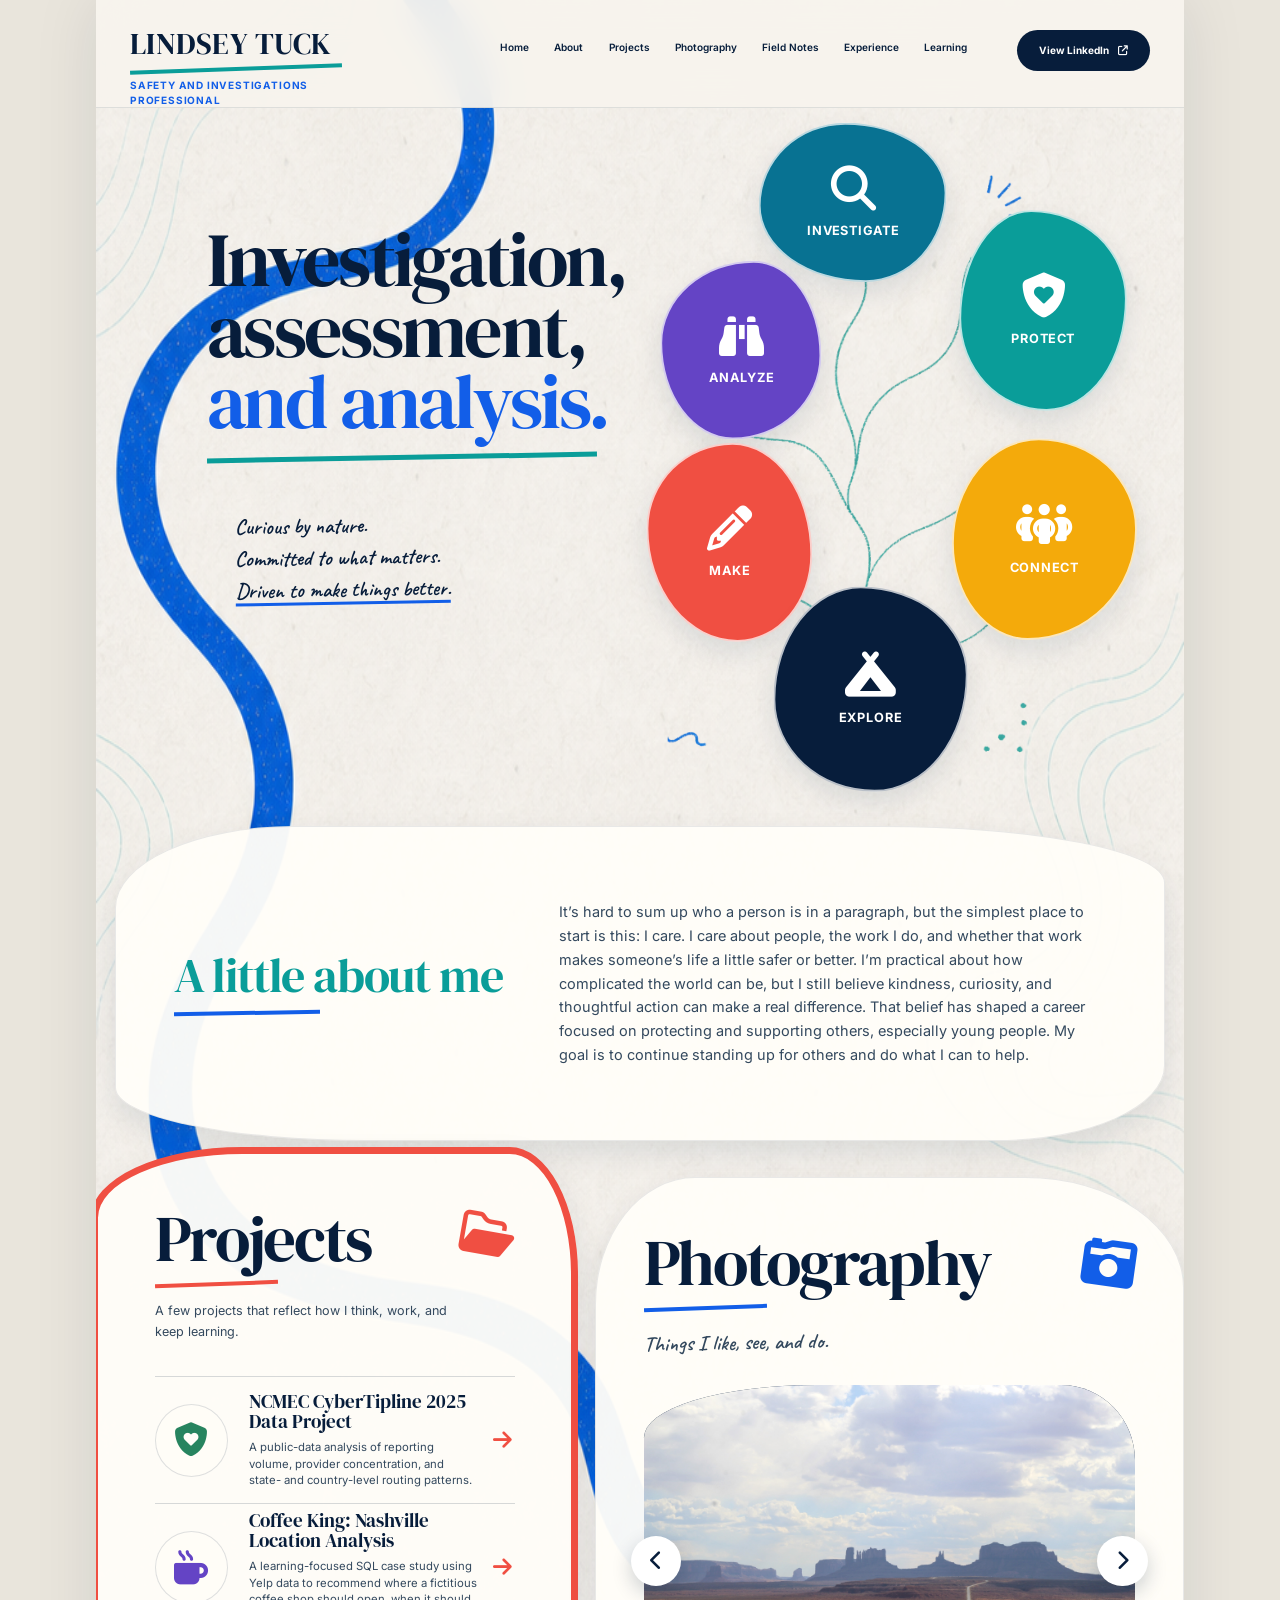
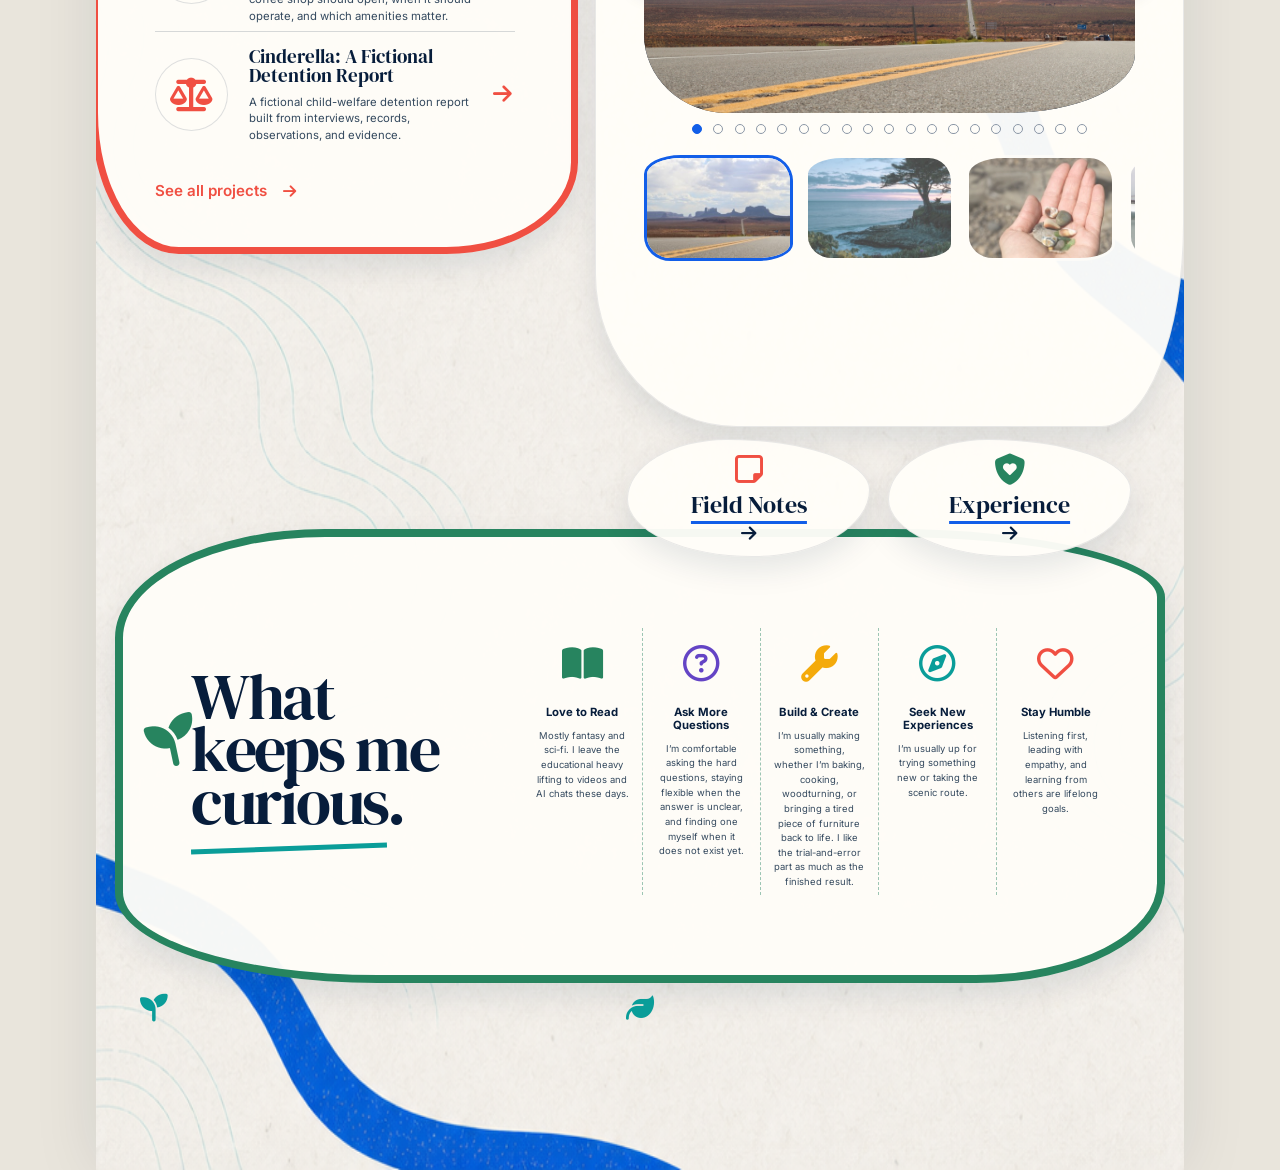
<file: index.html>
<!doctype html>
<html lang="en">
  <head>
    <!-- Google tag (gtag.js) -->
    <script async src="https://www.googletagmanager.com/gtag/js?id=G-1LBFBFS69Z"></script>
    <script>
      window.dataLayer = window.dataLayer || [];
      function gtag(){dataLayer.push(arguments);}
      gtag('js', new Date());
      gtag('config', 'G-1LBFBFS69Z');
    </script>
    <meta charset="UTF-8" />
    <meta name="viewport" content="width=device-width, initial-scale=1.0" />
    <meta
      name="description"
      content="Lindsey Tuck is a safety and investigations professional working where careful questions, human context, and practical problem solving meet."
    />
    <meta name="theme-color" content="#f7f4ed" />
    <title>Lindsey Tuck | Safety and Investigations Professional</title>
    <link rel="canonical" href="https://lindseytuck.com/" />
    <meta property="og:type" content="website" />
    <meta property="og:site_name" content="Lindsey Tuck" />
    <meta property="og:title" content="Lindsey Tuck | Safety and Investigations Professional" />
    <meta property="og:description" content="Lindsey Tuck is a safety and investigations professional working where careful questions, human context, and practical problem solving meet." />
    <meta property="og:url" content="https://lindseytuck.com/" />
    <meta property="og:image" content="https://lindseytuck.com/assets/lindsey-tuck-social-20261015.jpg" />
    <meta property="og:image:type" content="image/jpeg" />
    <meta property="og:image:width" content="1200" />
    <meta property="og:image:height" content="630" />
    <meta property="og:image:alt" content="Preview of Lindsey Tuck’s safety and investigations portfolio" />
    <meta name="twitter:card" content="summary_large_image" />
    <meta name="twitter:title" content="Lindsey Tuck | Safety and Investigations Professional" />
    <meta name="twitter:description" content="Safety and investigations work grounded in careful questions, human context, and practical problem solving." />
    <meta name="twitter:image" content="https://lindseytuck.com/assets/lindsey-tuck-social-20261015.jpg" />
    <meta name="twitter:image:alt" content="Preview of Lindsey Tuck’s safety and investigations portfolio" />
    <link rel="icon" href="assets/favicon.svg" type="image/svg+xml" />
    <link rel="preconnect" href="https://fonts.googleapis.com" />
    <link rel="preconnect" href="https://fonts.gstatic.com" crossorigin />
    <link
      href="https://fonts.googleapis.com/css2?family=Caveat:wght@500;600&amp;family=DM+Serif+Display:ital@0;1&amp;family=Inter:wght@400;500;600;700&amp;display=swap"
      rel="stylesheet"
    />
    <link
      rel="stylesheet"
      href="https://cdnjs.cloudflare.com/ajax/libs/font-awesome/6.7.2/css/all.min.css"
      referrerpolicy="no-referrer"
    />
    <link rel="stylesheet" href="styles.css?v=20260928-2" />
    <script src="articles.js?v=20260921-1" defer></script>
    <script src="script.js?v=20260921-1" defer></script>
  </head>
  <body>
    <a class="skip-link" href="#main-content">Skip to content</a>

    <div class="portfolio-canvas">
      <header class="site-header">
        <a class="brand" href="#top" aria-label="Lindsey Tuck, home">
          <span class="brand__name">Lindsey Tuck</span>
          <span class="brand__role">Safety and Investigations<br />Professional</span>
        </a>

        <button
          class="menu-toggle"
          type="button"
          aria-expanded="false"
          aria-controls="site-nav"
        >
          <span>Menu</span>
          <i class="fa-solid fa-bars" aria-hidden="true"></i>
        </button>

        <nav id="site-nav" class="site-nav" aria-label="Primary navigation">
          <a href="#top">Home</a>
          <a href="#about">About</a>
          <a href="#projects">Projects</a>
          <a href="#photography">Photography</a>
          <a href="field-notes.html">Field Notes</a>
          <a href="experience.html">Experience</a>
          <a href="#learning">Learning</a>
        </nav>

        <a
          class="linkedin-button linkedin-button--header"
          href="https://www.linkedin.com/in/lindsey-tuck"
          target="_blank"
          rel="noreferrer"
        >
          View LinkedIn
          <i class="fa-solid fa-arrow-up-right-from-square" aria-hidden="true"></i>
        </a>
      </header>

      <main id="main-content">
        <section id="top" class="hero" aria-labelledby="hero-title">
          <div class="hero__intro reveal">
            <h1 id="hero-title">
              Investigation,<br />
              assessment,<br />
              <span>and analysis.</span>
            </h1>
            <ul class="hero__notes" aria-label="How I work">
              <li>Curious by nature.</li>
              <li>Committed to what matters.</li>
              <li>Driven to make things better.</li>
            </ul>
          </div>

          <div class="skill-map" aria-label="How Lindsey approaches her work">
            <article class="skill-bubble skill-bubble--investigate">
              <i class="fa-solid fa-magnifying-glass" aria-hidden="true"></i>
              <div>
                <h2>Investigate</h2>
              </div>
            </article>
            <article class="skill-bubble skill-bubble--analyze">
              <i class="fa-solid fa-binoculars" aria-hidden="true"></i>
              <div>
                <h2>Analyze</h2>
              </div>
            </article>
            <article class="skill-bubble skill-bubble--protect">
              <i class="fa-solid fa-shield-heart" aria-hidden="true"></i>
              <div>
                <h2>Protect</h2>
              </div>
            </article>
            <article class="skill-bubble skill-bubble--make">
              <i class="fa-solid fa-pencil" aria-hidden="true"></i>
              <div>
                <h2>Make</h2>
              </div>
            </article>
            <article class="skill-bubble skill-bubble--connect">
              <i class="fa-solid fa-people-group" aria-hidden="true"></i>
              <div>
                <h2>Connect</h2>
              </div>
            </article>
            <article class="skill-bubble skill-bubble--explore">
              <i class="fa-solid fa-campground" aria-hidden="true"></i>
              <div>
                <h2>Explore</h2>
              </div>
            </article>
          </div>
        </section>

        <section id="about" class="paper-card about-card reveal" aria-labelledby="about-title">
          <div class="about-card__heading">
            <h2 id="about-title">A little about me</h2>
          </div>
          <div class="about-card__copy">
            <p>
              It’s hard to sum up who a person is in a paragraph, but the simplest
              place to start is this: I care. I care about people, the work I
              do, and whether that work makes someone’s life a little safer or better.
              I’m practical about how complicated the world can be, but I still
              believe kindness, curiosity, and thoughtful action can make a real
              difference. That belief has shaped a career focused on protecting and
              supporting others, especially young people. My goal is to continue
              standing up for others and do what I can to help.
            </p>
          </div>
        </section>

        <section class="content-current" aria-label="Selected work and interests">
          <article id="projects" class="paper-card field-notes reveal">
            <div class="section-heading section-heading--notes">
              <div>
                <h2><a class="section-heading__link" href="projects.html">Projects</a></h2>
                <p>A few projects that reflect how I think, work, and keep learning.</p>
              </div>
              <i class="fa-regular fa-folder-open" aria-hidden="true"></i>
            </div>
            <div id="article-list" class="article-list" aria-live="polite"></div>
            <div id="article-empty" class="article-empty">
              <p>The first project is taking shape.</p>
            </div>
            <a class="field-notes__link field-notes__link--projects" href="projects.html">
              See all projects
              <i class="fa-solid fa-arrow-right" aria-hidden="true"></i>
            </a>
          </article>

          <article id="photography" class="paper-card photography reveal">
            <div class="section-heading section-heading--photo">
              <div>
                <h2>Photography</h2>
                <p>Things I like, see, and do.</p>
              </div>
              <i class="fa-solid fa-camera-retro" aria-hidden="true"></i>
            </div>

            <div class="carousel" aria-label="Photography carousel">
              <div class="carousel__viewport">
                <figure class="carousel__slide is-active">
                  <img
                    class="photo-tone"
                    src="assets/photo-monument-valley-road.jpg"
                    data-thumbnail="assets/thumbnails/photo-monument-valley-road.jpg"
                    alt="A highway stretching toward the rock formations of Monument Valley"
                    width="2400"
                    height="1600"
                    loading="lazy"
                    decoding="async"
                  />
                  <figcaption>The long way toward Monument Valley.</figcaption>
                </figure>
                <figure class="carousel__slide">
                  <img
                    class="photo-tone"
                    data-src="assets/photo-coastal-tree-twilight.jpg"
                    data-thumbnail="assets/thumbnails/photo-coastal-tree-twilight.jpg"
                    alt="A windswept tree above the ocean at twilight"
                    width="2114"
                    height="1409"
                    loading="lazy"
                    decoding="async"
                  />
                  <figcaption>Twilight doing the most.</figcaption>
                </figure>
                <figure class="carousel__slide">
                  <img
                    class="photo-tone"
                    data-src="assets/photo-beach-finds.jpg"
                    data-thumbnail="assets/thumbnails/photo-beach-finds.jpg"
                    alt="A hand holding small shells, smooth stones, and green sea glass"
                    width="2400"
                    height="1599"
                    loading="lazy"
                    decoding="async"
                  />
                  <figcaption>Small things worth bringing home.</figcaption>
                </figure>
                <figure class="carousel__slide">
                  <img
                    class="photo-tone"
                    data-src="assets/photo-golden-gate-swing.jpg"
                    data-thumbnail="assets/thumbnails/photo-golden-gate-swing.jpg"
                    alt="A person on a rope swing in front of the Golden Gate Bridge in the fog"
                    width="4752"
                    height="3168"
                    loading="lazy"
                    decoding="async"
                  />
                  <figcaption>A swing with a very good view.</figcaption>
                </figure>
                <figure class="carousel__slide">
                  <img
                    class="photo-tone"
                    data-src="assets/photo-strawberry-harvest.jpg"
                    data-thumbnail="assets/thumbnails/photo-strawberry-harvest.jpg"
                    alt="A person holding a full box of freshly picked red strawberries"
                    width="2400"
                    height="1600"
                    loading="lazy"
                    decoding="async"
                  />
                  <figcaption>A very good day for strawberries.</figcaption>
                </figure>
                <figure class="carousel__slide">
                  <img
                    class="photo-tone"
                    data-src="assets/photo-sunset-coastal-arch.jpg"
                    data-thumbnail="assets/thumbnails/photo-sunset-coastal-arch.jpg"
                    alt="A rocky arch on the coast silhouetted against a peach sunset"
                    width="1848"
                    height="1478"
                    loading="lazy"
                    decoding="async"
                  />
                  <figcaption>Last light at the edge of the water.</figcaption>
                </figure>
                <figure class="carousel__slide">
                  <img
                    class="photo-tone"
                    data-src="assets/photo-bryce-canyon.jpg"
                    data-thumbnail="assets/thumbnails/photo-bryce-canyon.jpg"
                    alt="A wide view across the layered hoodoos of Bryce Canyon"
                    width="2400"
                    height="1600"
                    loading="lazy"
                    decoding="async"
                  />
                  <figcaption>A landscape shaped one layer at a time.</figcaption>
                </figure>
                <figure class="carousel__slide">
                  <img
                    class="photo-tone"
                    data-src="assets/photo-glowing-pebbled-shore.jpg"
                    data-thumbnail="assets/thumbnails/photo-glowing-pebbled-shore.jpg"
                    alt="Pebbles reflecting warm light below a rolling ocean wave"
                    width="3224"
                    height="2149"
                    loading="lazy"
                    decoding="async"
                  />
                  <figcaption>Small details, good light.</figcaption>
                </figure>
                <figure class="carousel__slide">
                  <img
                    class="photo-tone"
                    data-src="assets/photo-ocean-swing.jpg"
                    data-thumbnail="assets/thumbnails/photo-ocean-swing.jpg"
                    alt="A colorful swing frame standing at the edge of a beach below rolling waves"
                    width="2400"
                    height="1599"
                    loading="lazy"
                    decoding="async"
                  />
                  <figcaption>Unexpected color at the water’s edge.</figcaption>
                </figure>
                <figure class="carousel__slide">
                  <img
                    class="photo-tone photo-tone--sunset"
                    data-src="assets/photo-moonlit-joshua-trees.jpg"
                    data-thumbnail="assets/thumbnails/photo-moonlit-joshua-trees.jpg"
                    alt="A full moon above Joshua trees in a purple evening sky"
                    width="2592"
                    height="1728"
                    loading="lazy"
                    decoding="async"
                  />
                  <figcaption>Moonrise in Joshua Tree.</figcaption>
                </figure>
                <figure class="carousel__slide">
                  <img
                    class="photo-tone photo-tone--sunset"
                    data-src="assets/photo-golden-gate-sunset.jpg"
                    data-thumbnail="assets/thumbnails/photo-golden-gate-sunset.jpg"
                    alt="The Golden Gate Bridge at sunset, framed by dark tree silhouettes"
                    width="2400"
                    height="1834"
                    loading="lazy"
                    decoding="async"
                  />
                  <figcaption>Golden light over the Bay.</figcaption>
                </figure>
                <figure class="carousel__slide">
                  <img
                    class="photo-tone"
                    data-src="assets/photo-joshua-tree-blue-sky.jpg"
                    data-thumbnail="assets/thumbnails/photo-joshua-tree-blue-sky.jpg"
                    alt="Joshua trees against a bright blue desert sky"
                    width="3593"
                    height="2695"
                    loading="lazy"
                    decoding="async"
                  />
                  <figcaption>Blue sky, crooked trees.</figcaption>
                </figure>
                <figure class="carousel__slide">
                  <img
                    class="photo-tone"
                    data-src="assets/photo-monument-valley-wildflowers.jpg"
                    data-thumbnail="assets/thumbnails/photo-monument-valley-wildflowers.jpg"
                    alt="Monument Valley rock formations framed by soft-focus wildflowers"
                    width="2400"
                    height="1600"
                    loading="lazy"
                    decoding="async"
                  />
                  <figcaption>A familiar view through a softer frame.</figcaption>
                </figure>
                <figure class="carousel__slide">
                  <img
                    class="photo-tone"
                    data-src="assets/photo-colorful-camp-interior.jpg"
                    data-thumbnail="assets/thumbnails/photo-colorful-camp-interior.jpg"
                    alt="A colorful camp interior with a bright red door, flowers, and painted furniture"
                    width="2592"
                    height="1728"
                    loading="lazy"
                    decoding="async"
                  />
                  <figcaption>Every room deserves a red door.</figcaption>
                </figure>
                <figure class="carousel__slide">
                  <img
                    class="photo-tone"
                    data-src="assets/photo-bryce-horseback.jpg"
                    data-thumbnail="assets/thumbnails/photo-bryce-horseback.jpg"
                    alt="Two riders on horseback traveling through Bryce Canyon"
                    width="3456"
                    height="2304"
                    loading="lazy"
                    decoding="async"
                  />
                  <figcaption>Taking the scenic route.</figcaption>
                </figure>
                <figure class="carousel__slide">
                  <img
                    class="photo-tone"
                    data-src="assets/photo-live-a-great-story.jpg"
                    data-thumbnail="assets/thumbnails/photo-live-a-great-story.jpg"
                    alt="A sign that reads Live a Great Story with colorful stacked sculptures in the distance"
                    width="3456"
                    height="2304"
                    loading="lazy"
                    decoding="async"
                  />
                  <figcaption>A gentle reminder.</figcaption>
                </figure>
                <figure class="carousel__slide">
                  <img
                    class="photo-tone"
                    data-src="assets/photo-quiet-coastal-cliffs.jpg"
                    data-thumbnail="assets/thumbnails/photo-quiet-coastal-cliffs.jpg"
                    alt="A weathered coastal cliff with a distant headland and beach"
                    width="3456"
                    height="2304"
                    loading="lazy"
                    decoding="async"
                  />
                  <figcaption>Somewhere past the next bend.</figcaption>
                </figure>
                <figure class="carousel__slide">
                  <img
                    class="photo-tone photo-tone--sunset"
                    data-src="assets/photo-sunlit-cholla.jpg"
                    data-thumbnail="assets/thumbnails/photo-sunlit-cholla.jpg"
                    alt="Cholla cacti glowing orange in the last desert light"
                    width="3456"
                    height="2304"
                    loading="lazy"
                    decoding="async"
                  />
                  <figcaption>Desert glow.</figcaption>
                </figure>
                <figure class="carousel__slide">
                  <img
                    class="photo-tone"
                    data-src="assets/photo-desert-lake-overlook.jpg"
                    data-thumbnail="assets/thumbnails/photo-desert-lake-overlook.jpg"
                    alt="A person looking out from a red desert shoreline over a calm lake"
                    width="3255"
                    height="2170"
                    loading="lazy"
                    decoding="async"
                  />
                  <figcaption>A little room to think.</figcaption>
                </figure>
              </div>
              <button
                class="carousel__button carousel__button--previous"
                type="button"
                aria-label="Previous photograph"
              >
                <i class="fa-solid fa-chevron-left" aria-hidden="true"></i>
              </button>
              <button
                class="carousel__button carousel__button--next"
                type="button"
                aria-label="Next photograph"
              >
                <i class="fa-solid fa-chevron-right" aria-hidden="true"></i>
              </button>
              <div class="carousel__dots" aria-label="Choose a photograph"></div>
              <div class="carousel__thumbs" aria-label="Photography previews"></div>
            </div>
          </article>

          <div class="quick-links reveal">
            <a id="field-notes" class="quick-card quick-card--projects" href="field-notes.html">
              <i class="fa-regular fa-note-sticky" aria-hidden="true"></i>
              <span>Field Notes</span>
              <i class="fa-solid fa-arrow-right" aria-hidden="true"></i>
            </a>
            <a id="experience" class="quick-card quick-card--capabilities" href="experience.html">
              <i class="fa-solid fa-shield-heart" aria-hidden="true"></i>
              <span>Experience</span>
              <i class="fa-solid fa-arrow-right" aria-hidden="true"></i>
            </a>
          </div>

        </section>

        <section id="learning" class="paper-card learning reveal" aria-labelledby="learning-title">
          <div class="learning__title">
            <i class="fa-solid fa-seedling" aria-hidden="true"></i>
            <h2 id="learning-title">What<br />keeps me<br />curious.</h2>
          </div>
          <div class="learning__items">
            <article>
            <i class="fa-solid fa-book-open" aria-hidden="true"></i>
            <h3>Love to Read</h3>
            <p>Mostly fantasy and sci-fi. I leave the educational heavy lifting to videos and AI chats these days.</p>
            </article>
            <article>
            <i class="fa-regular fa-circle-question" aria-hidden="true"></i>
            <h3>Ask More Questions</h3>
            <p>I’m comfortable asking the hard questions, staying flexible when the answer is unclear, and finding one myself when it does not exist yet.</p>
            </article>
            <article>
            <i class="fa-solid fa-wrench" aria-hidden="true"></i>
            <h3>Build &amp; Create</h3>
            <p>I’m usually making something, whether I’m baking, cooking, woodturning, or bringing a tired piece of furniture back to life. I like the trial-and-error part as much as the finished result.</p>
            </article>
            <article>
            <i class="fa-regular fa-compass" aria-hidden="true"></i>
            <h3>Seek New Experiences</h3>
            <p>I’m usually up for trying something new or taking the scenic route.</p>
            </article>
            <article>
            <i class="fa-regular fa-heart" aria-hidden="true"></i>
            <h3>Stay Humble</h3>
            <p>Listening first, leading with empathy, and learning from others are lifelong goals.</p>
            </article>
          </div>
        </section>

      </main>

      <footer class="site-footer">
        <span aria-hidden="true"><i class="fa-solid fa-seedling"></i></span>
        <nav aria-label="Footer navigation">
          <a href="#top">Home</a>
          <a href="field-notes.html">Field Notes</a>
          <a href="#photography">Photography</a>
          <a href="https://www.linkedin.com/in/lindsey-tuck" target="_blank" rel="noreferrer">LinkedIn</a>
          <a href="privacy.html">Privacy</a>
        </nav>
        <span aria-hidden="true"><i class="fa-solid fa-leaf"></i></span>
      </footer>
    </div>
  </body>
</html>
</file>
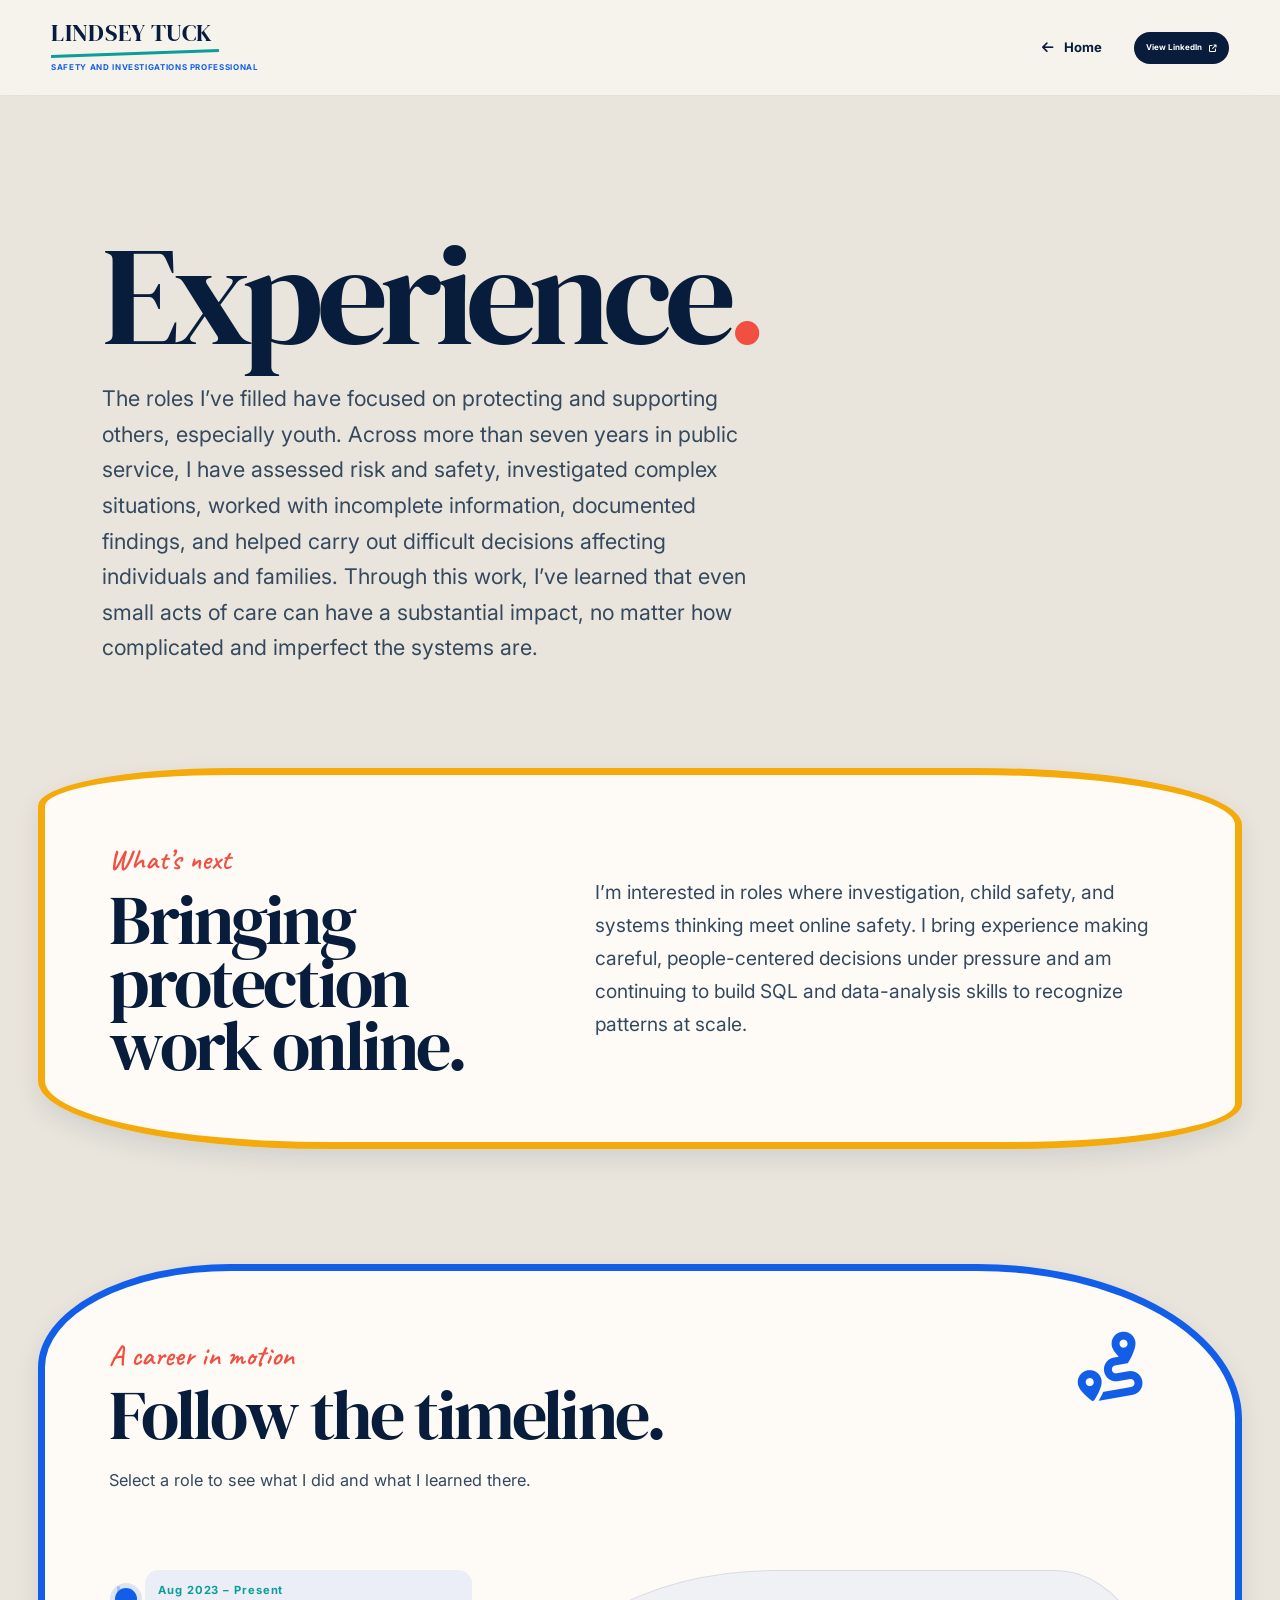
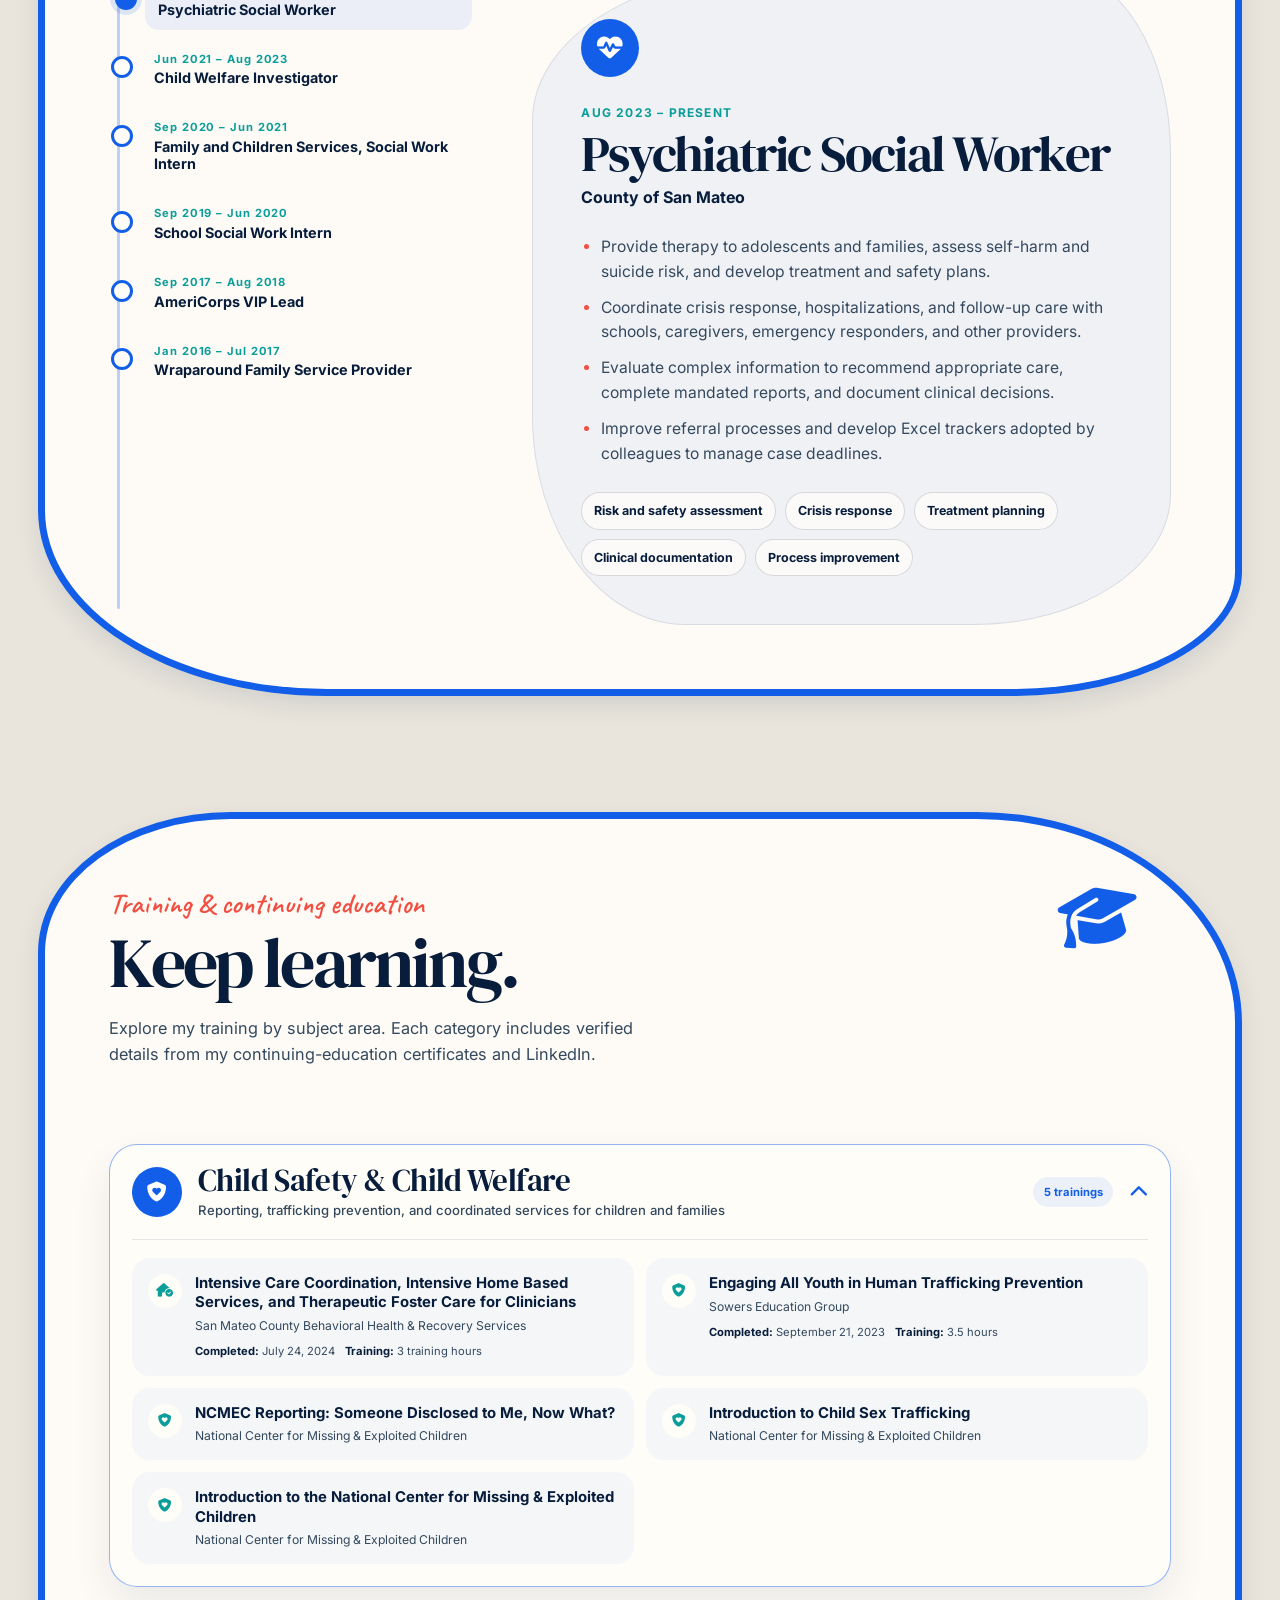
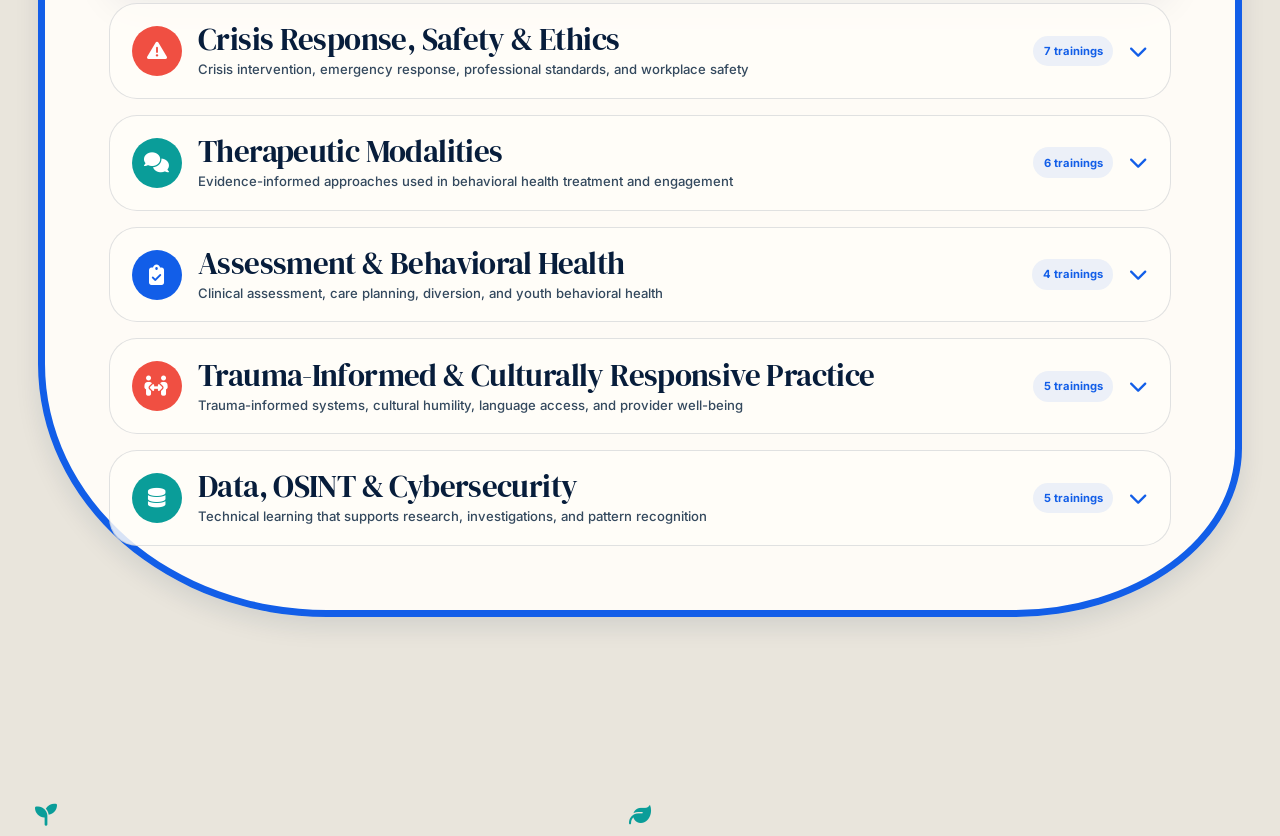
<file: experience.html>
<!doctype html>
<html lang="en">
  <head>
    <!-- Google tag (gtag.js) -->
    <script async src="https://www.googletagmanager.com/gtag/js?id=G-1LBFBFS69Z"></script>
    <script>
      window.dataLayer = window.dataLayer || [];
      function gtag(){dataLayer.push(arguments);}
      gtag('js', new Date());
      gtag('config', 'G-1LBFBFS69Z');
    </script>
    <meta charset="UTF-8" />
    <meta name="viewport" content="width=device-width, initial-scale=1.0" />
    <meta name="description" content="Lindsey Tuck’s public-service experience in child safety, mental health, family support, and community work." />
    <meta name="theme-color" content="#f7f4ed" />
    <title>Experience | Lindsey Tuck</title>
    <link rel="canonical" href="https://lindseytuck.com/experience.html" />
    <meta property="og:type" content="website" />
    <meta property="og:site_name" content="Lindsey Tuck" />
    <meta property="og:title" content="Experience | Lindsey Tuck" />
    <meta property="og:description" content="Lindsey Tuck’s public-service experience in child safety, mental health, family support, and community work." />
    <meta property="og:url" content="https://lindseytuck.com/experience.html" />
    <meta property="og:image" content="https://lindseytuck.com/assets/experience-social-20261015.jpg" />
    <meta property="og:image:type" content="image/jpeg" />
    <meta property="og:image:width" content="1200" />
    <meta property="og:image:height" content="630" />
    <meta property="og:image:alt" content="Preview of Lindsey Tuck’s public-service experience page" />
    <meta name="twitter:card" content="summary_large_image" />
    <meta name="twitter:title" content="Experience | Lindsey Tuck" />
    <meta name="twitter:description" content="Public-service experience in child safety, mental health, family support, and community work." />
    <meta name="twitter:image" content="https://lindseytuck.com/assets/experience-social-20261015.jpg" />
    <meta name="twitter:image:alt" content="Preview of Lindsey Tuck’s public-service experience page" />
    <link rel="icon" href="assets/favicon.svg" type="image/svg+xml" />
    <link rel="preconnect" href="https://fonts.googleapis.com" />
    <link rel="preconnect" href="https://fonts.gstatic.com" crossorigin />
    <link href="https://fonts.googleapis.com/css2?family=Caveat:wght@500;600&amp;family=DM+Serif+Display:ital@0;1&amp;family=Inter:wght@400;500;600;700&amp;display=swap" rel="stylesheet" />
    <link rel="stylesheet" href="https://cdnjs.cloudflare.com/ajax/libs/font-awesome/6.7.2/css/all.min.css" referrerpolicy="no-referrer" />
    <link rel="stylesheet" href="styles.css?v=20260805-10" />
    <link rel="stylesheet" href="article.css?v=20261024-2" />
    <script src="experience.js?v=20261024-2" defer></script>
  </head>
  <body class="article-page experience-page">
    <a class="skip-link" href="#experience-timeline">Skip to experience</a>
    <header class="article-header">
      <a class="brand" href="index.html" aria-label="Lindsey Tuck, home">
        <span class="brand__name">Lindsey Tuck</span>
        <span class="brand__role">Safety and Investigations Professional</span>
      </a>
      <nav aria-label="Page navigation">
        <a class="article-back-link" href="index.html"><i class="fa-solid fa-arrow-left" aria-hidden="true"></i>Home</a>
        <a class="linkedin-button" href="https://www.linkedin.com/in/lindsey-tuck" target="_blank" rel="noreferrer">View LinkedIn <i class="fa-solid fa-arrow-up-right-from-square" aria-hidden="true"></i></a>
      </nav>
    </header>
    <main class="article-shell">
      <header class="directory-hero experience-hero">
        <h1>Experience<span>.</span></h1>
        <p>The roles I’ve filled have focused on protecting and supporting others, especially youth. Across more than seven years in public service, I have assessed risk and safety, investigated complex situations, worked with incomplete information, documented findings, and helped carry out difficult decisions affecting individuals and families. Through this work, I’ve learned that even small acts of care can have a substantial impact, no matter how complicated and imperfect the systems are.</p>
      </header>

      <section class="experience-next" aria-labelledby="next-title">
        <div>
          <p class="section-number">What’s next</p>
          <h2 id="next-title">Bringing protection work online.</h2>
        </div>
        <p>I’m interested in roles where investigation, child safety, and systems thinking meet online safety. I bring experience making careful, people-centered decisions under pressure and am continuing to build SQL and data-analysis skills to recognize patterns at scale.</p>
      </section>

      <section id="experience-timeline" class="experience-timeline" aria-labelledby="timeline-title">
        <div class="experience-timeline__heading">
          <div>
            <p class="section-number">A career in motion</p>
            <h2 id="timeline-title">Follow the timeline.</h2>
            <p>Select a role to see what I did and what I learned there.</p>
          </div>
          <i class="fa-solid fa-route" aria-hidden="true"></i>
        </div>
        <div class="experience-timeline__content">
          <div id="experience-controls" class="experience-timeline__controls" role="tablist" aria-label="Work experience timeline"></div>
          <article id="experience-detail" class="experience-detail" aria-live="polite"></article>
        </div>
      </section>

      <section id="training-timeline" class="experience-timeline training-timeline" aria-labelledby="training-title">
        <div class="experience-timeline__heading">
          <div>
            <p class="section-number">Training &amp; continuing education</p>
            <h2 id="training-title">Keep learning.</h2>
            <p>Explore my training by subject area. Each category includes verified details from my continuing-education certificates and LinkedIn.</p>
          </div>
          <i class="fa-solid fa-graduation-cap" aria-hidden="true"></i>
        </div>
        <div id="training-categories" class="training-accordion" aria-label="Training and continuing education categories"></div>
      </section>
    </main>
    <footer class="site-footer article-site-footer">
      <span aria-hidden="true"><i class="fa-solid fa-seedling"></i></span>
      <nav aria-label="Footer navigation"><a href="index.html">Home</a><a href="projects.html">Projects</a><a href="field-notes.html">Field Notes</a><a href="https://www.linkedin.com/in/lindsey-tuck" target="_blank" rel="noreferrer">LinkedIn</a><a href="privacy.html">Privacy</a></nav>
      <span aria-hidden="true"><i class="fa-solid fa-leaf"></i></span>
    </footer>
  </body>
</html>
</file>
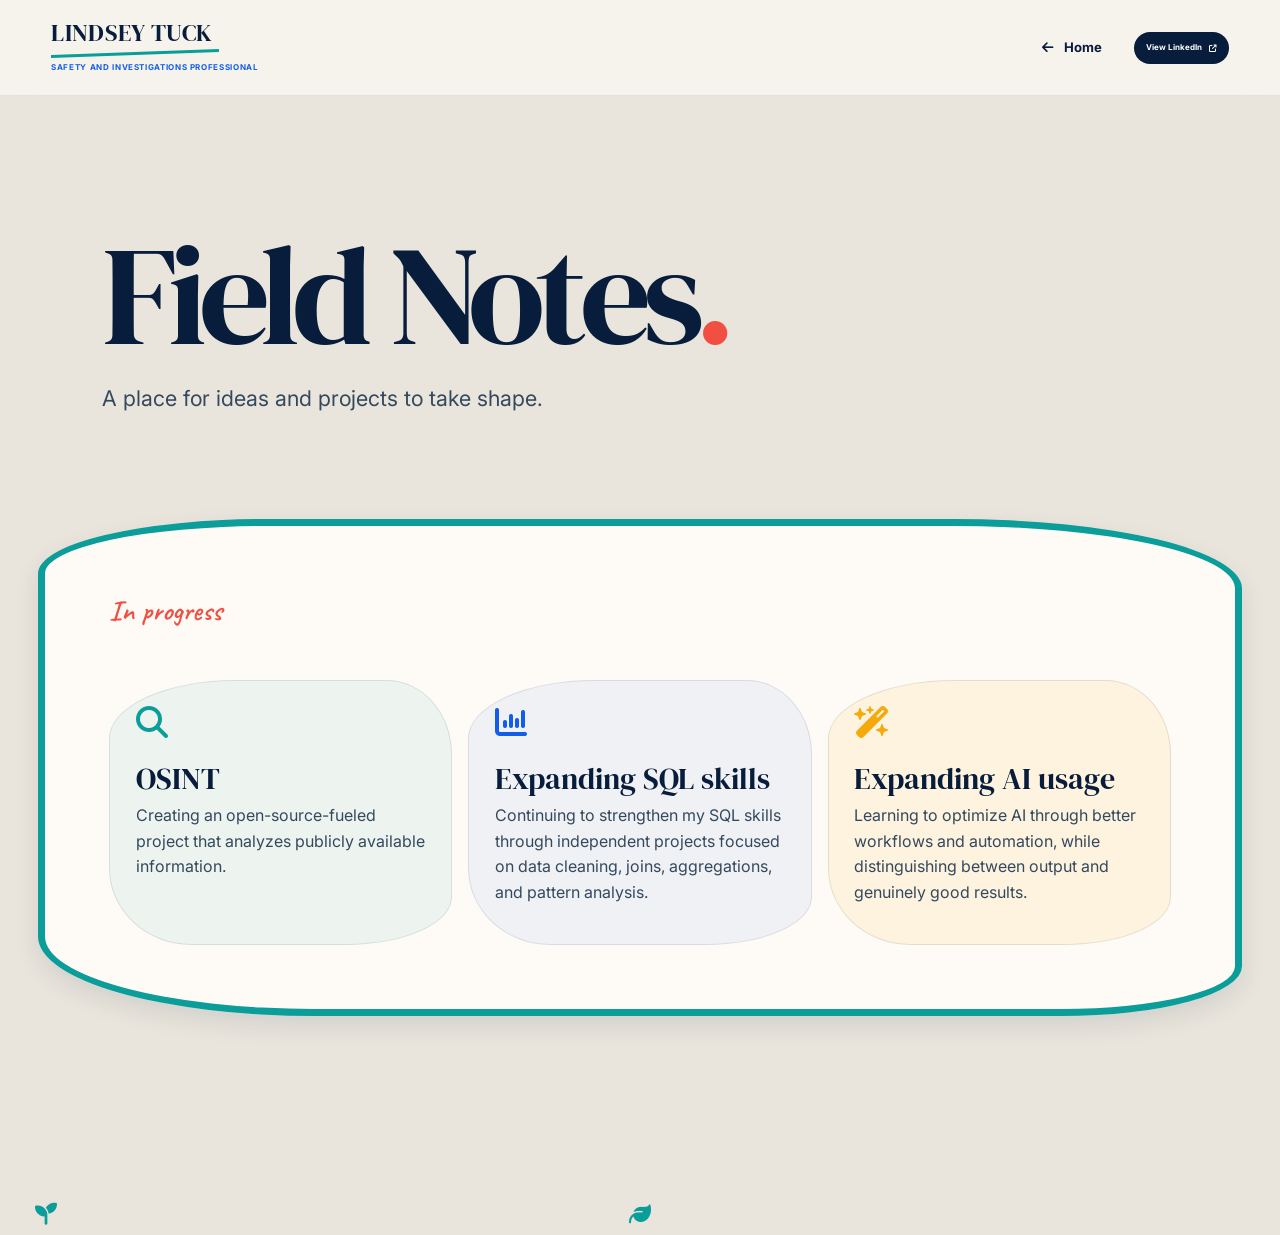
<file: field-notes.html>
<!doctype html>
<html lang="en">
  <head>
    <!-- Google tag (gtag.js) -->
    <script async src="https://www.googletagmanager.com/gtag/js?id=G-1LBFBFS69Z"></script>
    <script>
      window.dataLayer = window.dataLayer || [];
      function gtag(){dataLayer.push(arguments);}
      gtag('js', new Date());
      gtag('config', 'G-1LBFBFS69Z');
    </script>
    <meta charset="UTF-8" />
    <meta name="viewport" content="width=device-width, initial-scale=1.0" />
    <meta name="description" content="Field Notes from Lindsey Tuck: questions, ideas, and projects currently taking shape." />
    <meta name="theme-color" content="#f7f4ed" />
    <title>Field Notes | Lindsey Tuck</title>
    <link rel="canonical" href="https://lindseytuck.com/field-notes.html" />
    <meta property="og:type" content="website" />
    <meta property="og:site_name" content="Lindsey Tuck" />
    <meta property="og:title" content="Field Notes | Lindsey Tuck" />
    <meta property="og:description" content="Field Notes from Lindsey Tuck: questions, ideas, and projects currently taking shape." />
    <meta property="og:url" content="https://lindseytuck.com/field-notes.html" />
    <meta property="og:image" content="https://lindseytuck.com/assets/field-notes-social-20261015.jpg" />
    <meta property="og:image:type" content="image/jpeg" />
    <meta property="og:image:width" content="1200" />
    <meta property="og:image:height" content="630" />
    <meta property="og:image:alt" content="Preview of Lindsey Tuck’s Field Notes page" />
    <meta name="twitter:card" content="summary_large_image" />
    <meta name="twitter:title" content="Field Notes | Lindsey Tuck" />
    <meta name="twitter:description" content="Questions, ideas, and projects currently taking shape." />
    <meta name="twitter:image" content="https://lindseytuck.com/assets/field-notes-social-20261015.jpg" />
    <meta name="twitter:image:alt" content="Preview of Lindsey Tuck’s Field Notes page" />
    <link rel="icon" href="assets/favicon.svg" type="image/svg+xml" />
    <link rel="preconnect" href="https://fonts.googleapis.com" />
    <link rel="preconnect" href="https://fonts.gstatic.com" crossorigin />
    <link href="https://fonts.googleapis.com/css2?family=Caveat:wght@500;600&amp;family=DM+Serif+Display:ital@0;1&amp;family=Inter:wght@400;500;600;700&amp;display=swap" rel="stylesheet" />
    <link rel="stylesheet" href="https://cdnjs.cloudflare.com/ajax/libs/font-awesome/6.7.2/css/all.min.css" referrerpolicy="no-referrer" />
    <link rel="stylesheet" href="styles.css?v=20260805-2" />
    <link rel="stylesheet" href="article.css?v=20260805-1" />
  </head>
  <body class="article-page field-notes-page">
    <a class="skip-link" href="#in-progress">Skip to notes</a>
    <header class="article-header">
      <a class="brand" href="index.html" aria-label="Lindsey Tuck, home">
        <span class="brand__name">Lindsey Tuck</span>
        <span class="brand__role">Safety and Investigations Professional</span>
      </a>
      <nav aria-label="Page navigation">
        <a class="article-back-link" href="index.html"><i class="fa-solid fa-arrow-left" aria-hidden="true"></i>Home</a>
        <a class="linkedin-button" href="https://www.linkedin.com/in/lindsey-tuck" target="_blank" rel="noreferrer">View LinkedIn <i class="fa-solid fa-arrow-up-right-from-square" aria-hidden="true"></i></a>
      </nav>
    </header>
    <main class="article-shell">
      <header class="directory-hero directory-hero--notes">
        <h1>Field Notes<span>.</span></h1>
        <p>A place for ideas and projects to take shape.</p>
      </header>
      <section id="in-progress" class="field-note-board" aria-label="Projects in progress">
        <div class="field-note-board__intro">
          <p class="section-number">In progress</p>
        </div>
        <div class="field-note-grid">
          <article>
            <i class="fa-solid fa-magnifying-glass" aria-hidden="true"></i>
            <h3>OSINT</h3>
            <p>Creating an open-source-fueled project that analyzes publicly available information.</p>
          </article>
          <article>
            <i class="fa-solid fa-chart-column" aria-hidden="true"></i>
            <h3>Expanding SQL skills</h3>
            <p>Continuing to strengthen my SQL skills through independent projects focused on data cleaning, joins, aggregations, and pattern analysis.</p>
          </article>
          <article>
            <i class="fa-solid fa-wand-magic-sparkles" aria-hidden="true"></i>
            <h3>Expanding AI usage</h3>
            <p>Learning to optimize AI through better workflows and automation, while distinguishing between output and genuinely good results.</p>
          </article>
        </div>
      </section>
    </main>
    <footer class="site-footer article-site-footer">
      <span aria-hidden="true"><i class="fa-solid fa-seedling"></i></span>
      <nav aria-label="Footer navigation"><a href="index.html">Home</a><a href="projects.html">Projects</a><a href="index.html#photography">Photography</a><a href="https://www.linkedin.com/in/lindsey-tuck" target="_blank" rel="noreferrer">LinkedIn</a><a href="privacy.html">Privacy</a></nav>
      <span aria-hidden="true"><i class="fa-solid fa-leaf"></i></span>
    </footer>
  </body>
</html>
</file>
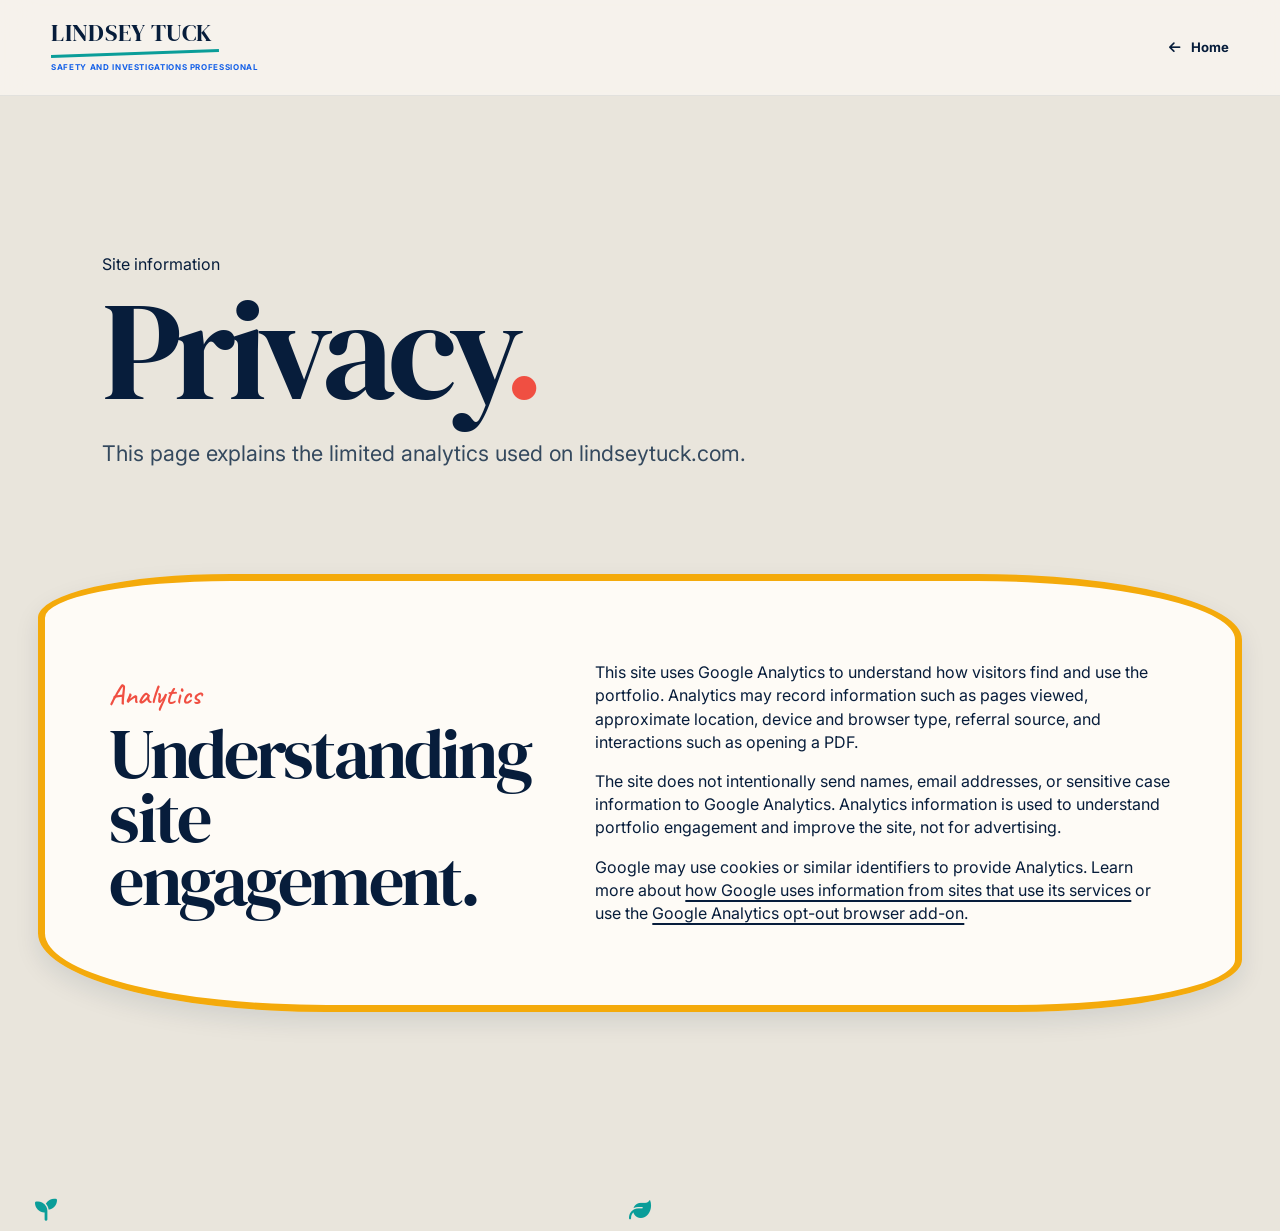
<file: privacy.html>
<!doctype html>
<html lang="en">
  <head>
    <!-- Google tag (gtag.js) -->
    <script async src="https://www.googletagmanager.com/gtag/js?id=G-1LBFBFS69Z"></script>
    <script>
      window.dataLayer = window.dataLayer || [];
      function gtag(){dataLayer.push(arguments);}
      gtag('js', new Date());
      gtag('config', 'G-1LBFBFS69Z');
    </script>
    <meta charset="UTF-8" />
    <meta name="viewport" content="width=device-width, initial-scale=1.0" />
    <meta name="description" content="Privacy information for lindseytuck.com." />
    <meta name="theme-color" content="#f7f4ed" />
    <title>Privacy | Lindsey Tuck</title>
    <link rel="canonical" href="https://lindseytuck.com/privacy.html" />
    <meta property="og:type" content="website" />
    <meta property="og:site_name" content="Lindsey Tuck" />
    <meta property="og:title" content="Privacy | Lindsey Tuck" />
    <meta property="og:description" content="Privacy information for lindseytuck.com." />
    <meta property="og:url" content="https://lindseytuck.com/privacy.html" />
    <meta property="og:image" content="https://lindseytuck.com/assets/privacy-social-20261015.jpg" />
    <meta property="og:image:type" content="image/jpeg" />
    <meta property="og:image:width" content="1200" />
    <meta property="og:image:height" content="630" />
    <meta property="og:image:alt" content="Preview of the privacy information page for lindseytuck.com" />
    <meta name="twitter:card" content="summary_large_image" />
    <meta name="twitter:title" content="Privacy | Lindsey Tuck" />
    <meta name="twitter:description" content="Privacy information for lindseytuck.com." />
    <meta name="twitter:image" content="https://lindseytuck.com/assets/privacy-social-20261015.jpg" />
    <meta name="twitter:image:alt" content="Preview of the privacy information page for lindseytuck.com" />
    <link rel="icon" href="assets/favicon.svg" type="image/svg+xml" />
    <link rel="preconnect" href="https://fonts.googleapis.com" />
    <link rel="preconnect" href="https://fonts.gstatic.com" crossorigin />
    <link href="https://fonts.googleapis.com/css2?family=Caveat:wght@500;600&amp;family=DM+Serif+Display:ital@0;1&amp;family=Inter:wght@400;500;600;700&amp;display=swap" rel="stylesheet" />
    <link rel="stylesheet" href="https://cdnjs.cloudflare.com/ajax/libs/font-awesome/6.7.2/css/all.min.css" referrerpolicy="no-referrer" />
    <link rel="stylesheet" href="styles.css?v=20260805-10" />
    <link rel="stylesheet" href="article.css?v=20260921-4" />
  </head>
  <body class="article-page">
    <a class="skip-link" href="#privacy-content">Skip to privacy information</a>
    <header class="article-header">
      <a class="brand" href="index.html" aria-label="Lindsey Tuck, home">
        <span class="brand__name">Lindsey Tuck</span>
        <span class="brand__role">Safety and Investigations Professional</span>
      </a>
      <nav aria-label="Page navigation">
        <a class="article-back-link" href="index.html"><i class="fa-solid fa-arrow-left" aria-hidden="true"></i>Home</a>
      </nav>
    </header>

    <main id="privacy-content" class="article-shell">
      <header class="directory-hero">
        <p class="eyebrow">Site information</p>
        <h1>Privacy<span>.</span></h1>
        <p>This page explains the limited analytics used on lindseytuck.com.</p>
      </header>

      <section class="experience-next" aria-labelledby="analytics-title">
        <div>
          <p class="section-number">Analytics</p>
          <h2 id="analytics-title">Understanding site engagement.</h2>
        </div>
        <div>
          <p>
            This site uses Google Analytics to understand how visitors find and use
            the portfolio. Analytics may record information such as pages viewed,
            approximate location, device and browser type, referral source, and
            interactions such as opening a PDF.
          </p>
          <p>
            The site does not intentionally send names, email addresses, or sensitive
            case information to Google Analytics. Analytics information is used to
            understand portfolio engagement and improve the site, not for advertising.
          </p>
          <p>
            Google may use cookies or similar identifiers to provide Analytics. Learn
            more about
            <a href="https://policies.google.com/technologies/partner-sites" target="_blank" rel="noreferrer">how Google uses information from sites that use its services</a>
            or use the
            <a href="https://tools.google.com/dlpage/gaoptout" target="_blank" rel="noreferrer">Google Analytics opt-out browser add-on</a>.
          </p>
        </div>
      </section>
    </main>

    <footer class="site-footer article-site-footer">
      <span aria-hidden="true"><i class="fa-solid fa-seedling"></i></span>
      <nav aria-label="Footer navigation"><a href="index.html">Home</a><a href="projects.html">Projects</a><a href="field-notes.html">Field Notes</a></nav>
      <span aria-hidden="true"><i class="fa-solid fa-leaf"></i></span>
    </footer>
  </body>
</html>
</file>
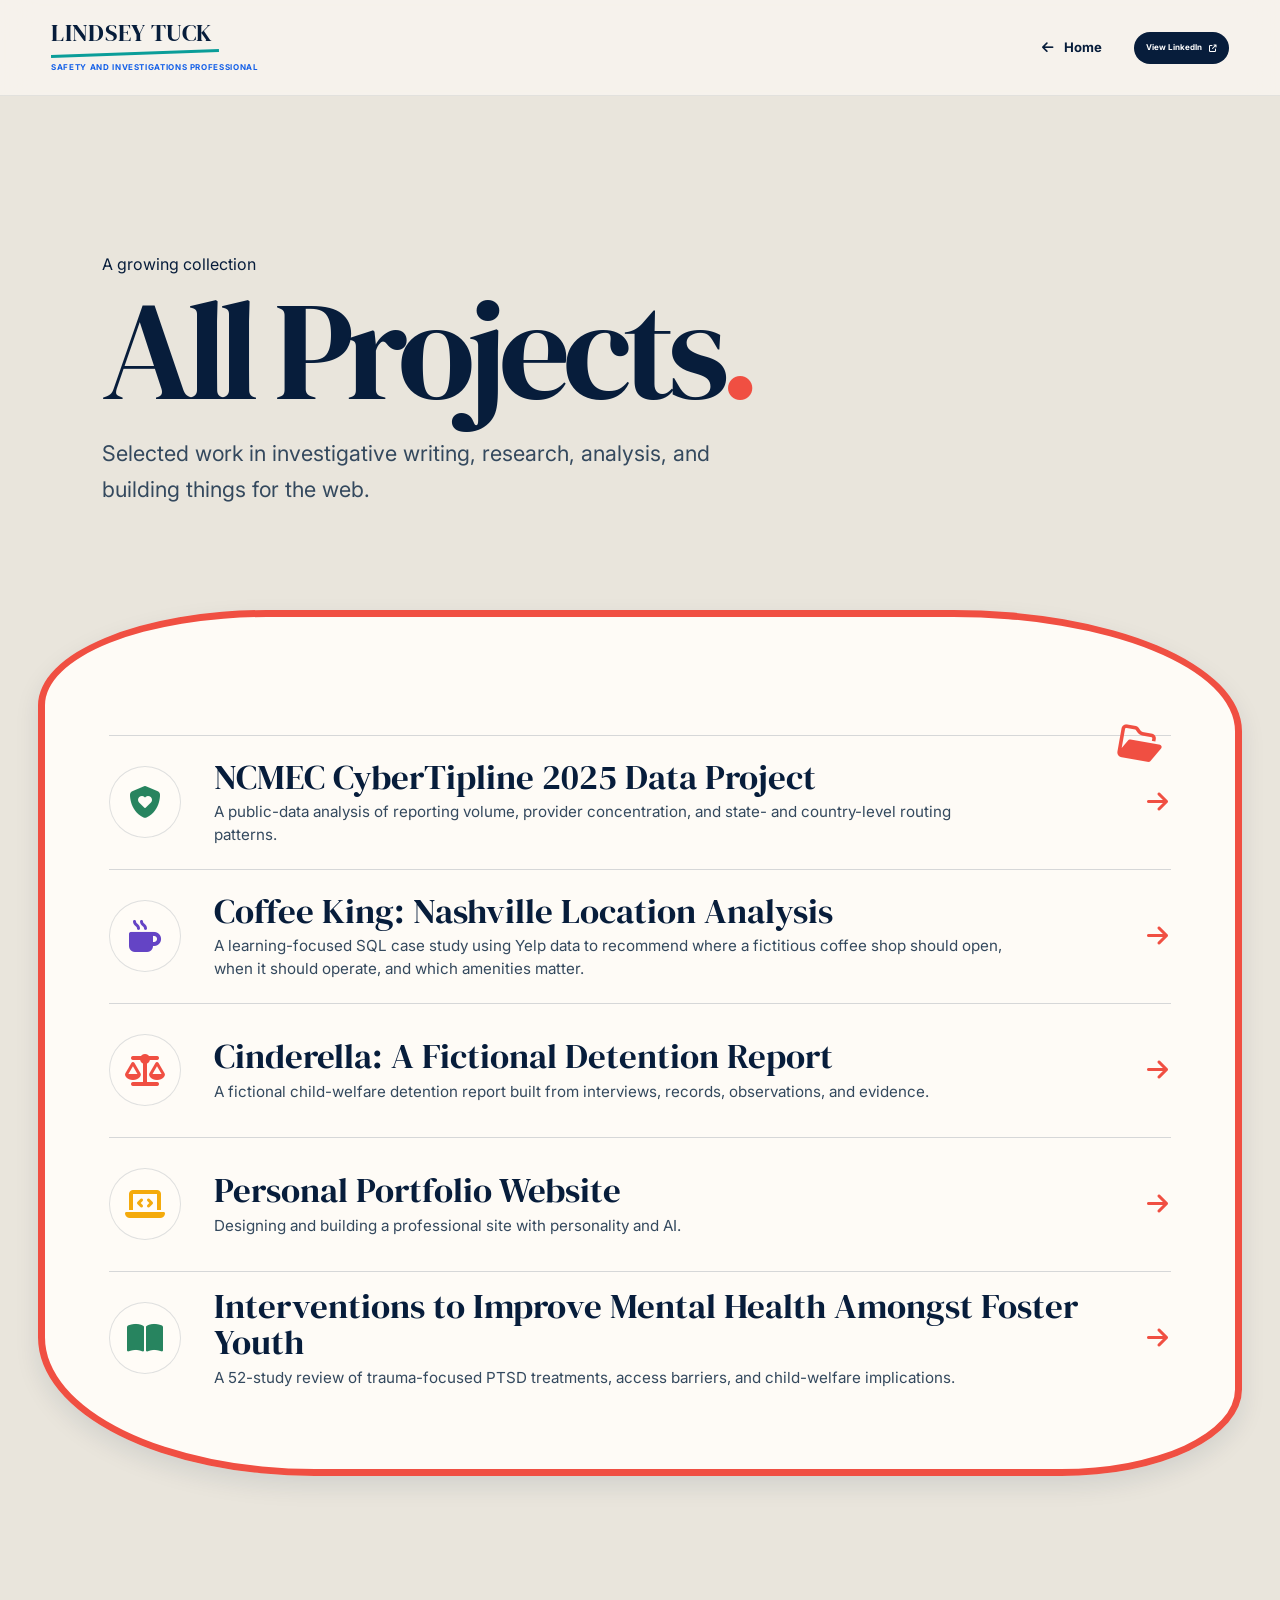
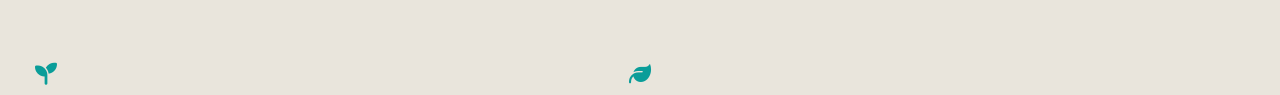
<file: projects.html>
<!doctype html>
<html lang="en">
  <head>
    <!-- Google tag (gtag.js) -->
    <script async src="https://www.googletagmanager.com/gtag/js?id=G-1LBFBFS69Z"></script>
    <script>
      window.dataLayer = window.dataLayer || [];
      function gtag(){dataLayer.push(arguments);}
      gtag('js', new Date());
      gtag('config', 'G-1LBFBFS69Z');
    </script>
    <meta charset="UTF-8" />
    <meta name="viewport" content="width=device-width, initial-scale=1.0" />
    <meta name="description" content="A directory of projects by Lindsey Tuck, including investigative writing, research, and web design." />
    <meta name="theme-color" content="#f7f4ed" />
    <title>Projects | Lindsey Tuck</title>
    <link rel="canonical" href="https://lindseytuck.com/projects.html" />
    <meta property="og:type" content="website" />
    <meta property="og:site_name" content="Lindsey Tuck" />
    <meta property="og:title" content="Projects | Lindsey Tuck" />
    <meta property="og:description" content="A directory of projects by Lindsey Tuck, including investigative writing, research, and web design." />
    <meta property="og:url" content="https://lindseytuck.com/projects.html" />
    <meta property="og:image" content="https://lindseytuck.com/assets/projects-social-20261015.jpg" />
    <meta property="og:image:type" content="image/jpeg" />
    <meta property="og:image:width" content="1200" />
    <meta property="og:image:height" content="630" />
    <meta property="og:image:alt" content="Preview of Lindsey Tuck’s projects in investigative writing, research, analysis, and web design" />
    <meta name="twitter:card" content="summary_large_image" />
    <meta name="twitter:title" content="Projects | Lindsey Tuck" />
    <meta name="twitter:description" content="Selected work in investigative writing, research, analysis, and web design." />
    <meta name="twitter:image" content="https://lindseytuck.com/assets/projects-social-20261015.jpg" />
    <meta name="twitter:image:alt" content="Preview of Lindsey Tuck’s projects in investigative writing, research, analysis, and web design" />
    <link rel="icon" href="assets/favicon.svg" type="image/svg+xml" />
    <link rel="preconnect" href="https://fonts.googleapis.com" />
    <link rel="preconnect" href="https://fonts.gstatic.com" crossorigin />
    <link href="https://fonts.googleapis.com/css2?family=Caveat:wght@500;600&amp;family=DM+Serif+Display:ital@0;1&amp;family=Inter:wght@400;500;600;700&amp;display=swap" rel="stylesheet" />
    <link rel="stylesheet" href="https://cdnjs.cloudflare.com/ajax/libs/font-awesome/6.7.2/css/all.min.css" referrerpolicy="no-referrer" />
    <link rel="stylesheet" href="styles.css?v=20260805-1" />
    <link rel="stylesheet" href="article.css?v=20260928-3" />
    <script src="articles.js?v=20260921-1" defer></script>
    <script src="projects.js" defer></script>
  </head>
  <body class="article-page directory-page">
    <a class="skip-link" href="#project-directory">Skip to projects</a>
    <header class="article-header">
      <a class="brand" href="index.html" aria-label="Lindsey Tuck, home">
        <span class="brand__name">Lindsey Tuck</span>
        <span class="brand__role">Safety and Investigations Professional</span>
      </a>
      <nav aria-label="Page navigation">
        <a class="article-back-link" href="index.html#projects"><i class="fa-solid fa-arrow-left" aria-hidden="true"></i>Home</a>
        <a class="linkedin-button" href="https://www.linkedin.com/in/lindsey-tuck" target="_blank" rel="noreferrer">View LinkedIn <i class="fa-solid fa-arrow-up-right-from-square" aria-hidden="true"></i></a>
      </nav>
    </header>
    <main class="article-shell">
      <header class="directory-hero">
        <p class="eyebrow">A growing collection</p>
        <h1>All Projects<span>.</span></h1>
        <p>Selected work in investigative writing, research, analysis, and building things for the web.</p>
      </header>
      <section id="project-directory" class="project-directory" aria-label="Projects">
        <div class="project-directory__icon" aria-hidden="true"><i class="fa-regular fa-folder-open"></i></div>
        <div id="project-list" class="article-list" aria-live="polite"></div>
        <p id="project-empty" class="article-empty" hidden>No projects are published yet.</p>
      </section>
    </main>
    <footer class="site-footer article-site-footer">
      <span aria-hidden="true"><i class="fa-solid fa-seedling"></i></span>
      <nav aria-label="Footer navigation"><a href="index.html">Home</a><a href="field-notes.html">Field Notes</a><a href="index.html#photography">Photography</a><a href="https://www.linkedin.com/in/lindsey-tuck" target="_blank" rel="noreferrer">LinkedIn</a><a href="privacy.html">Privacy</a></nav>
      <span aria-hidden="true"><i class="fa-solid fa-leaf"></i></span>
    </footer>
  </body>
</html>
</file>
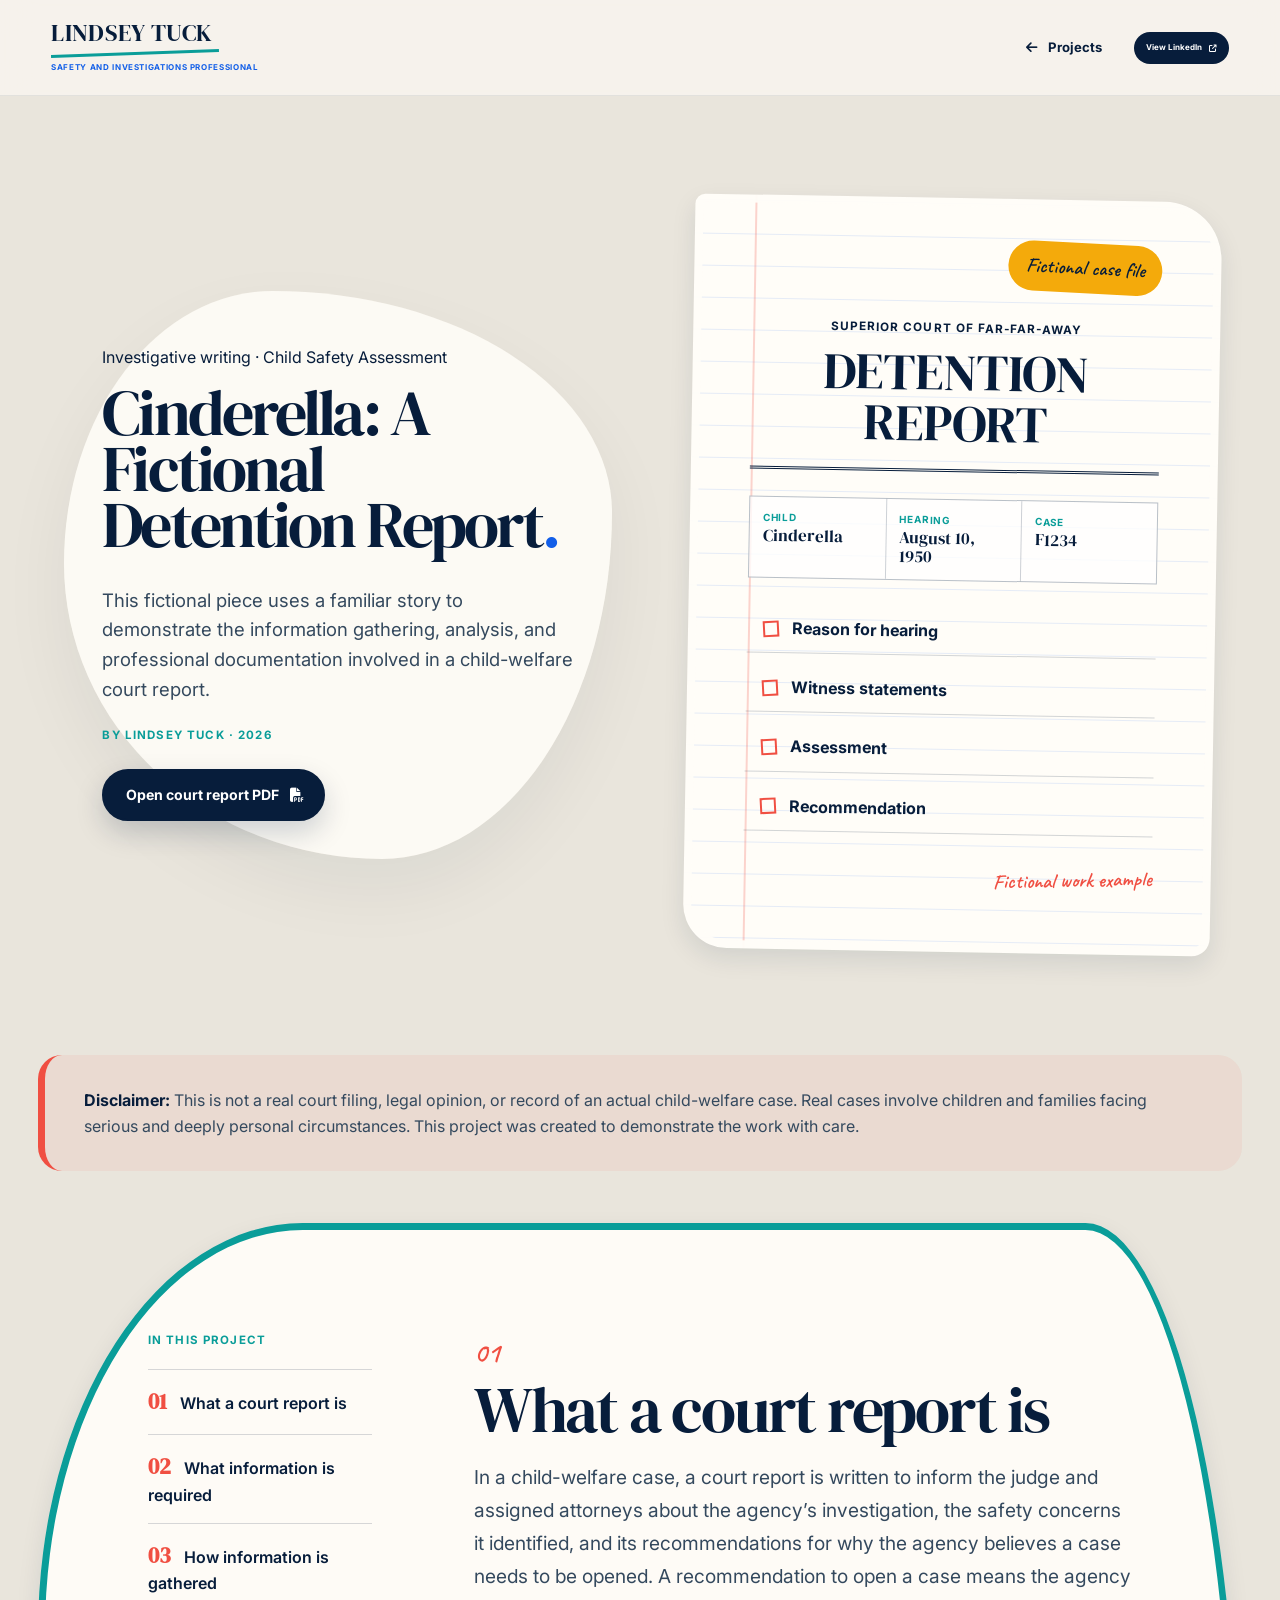
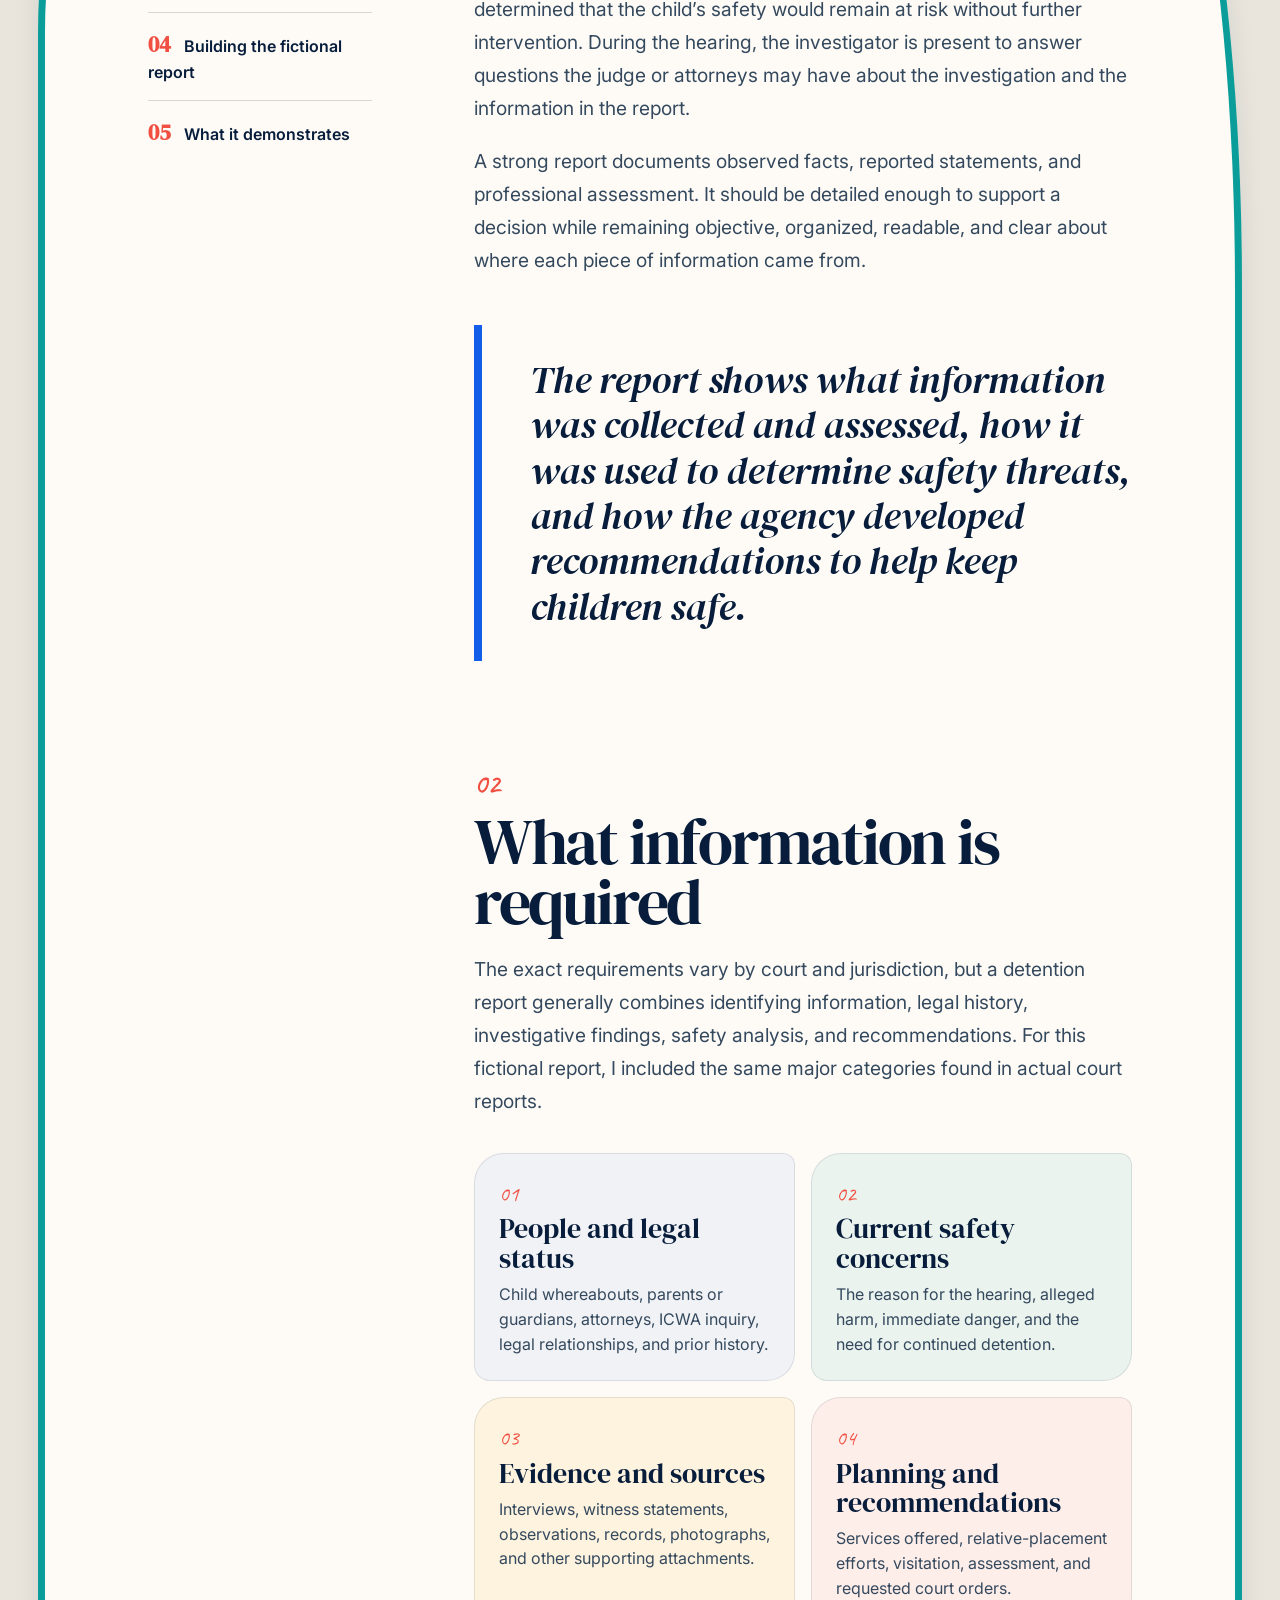
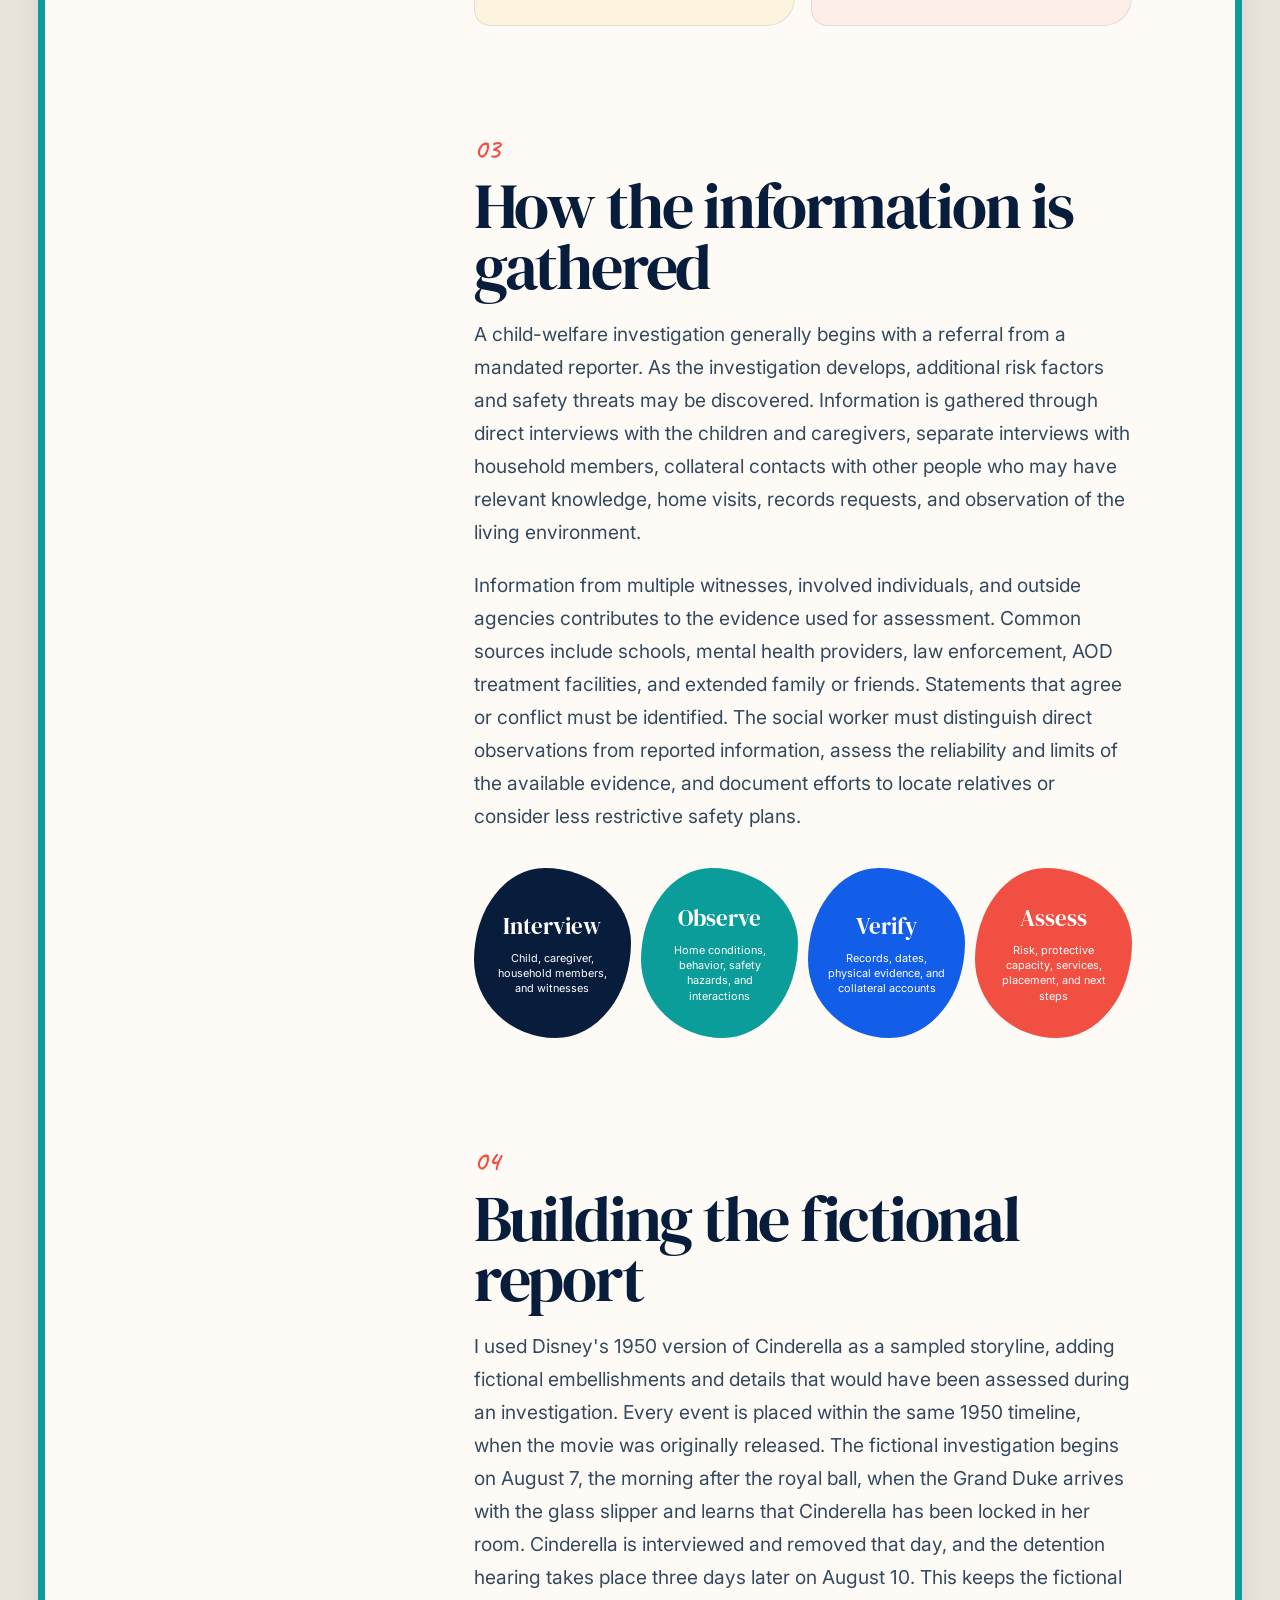
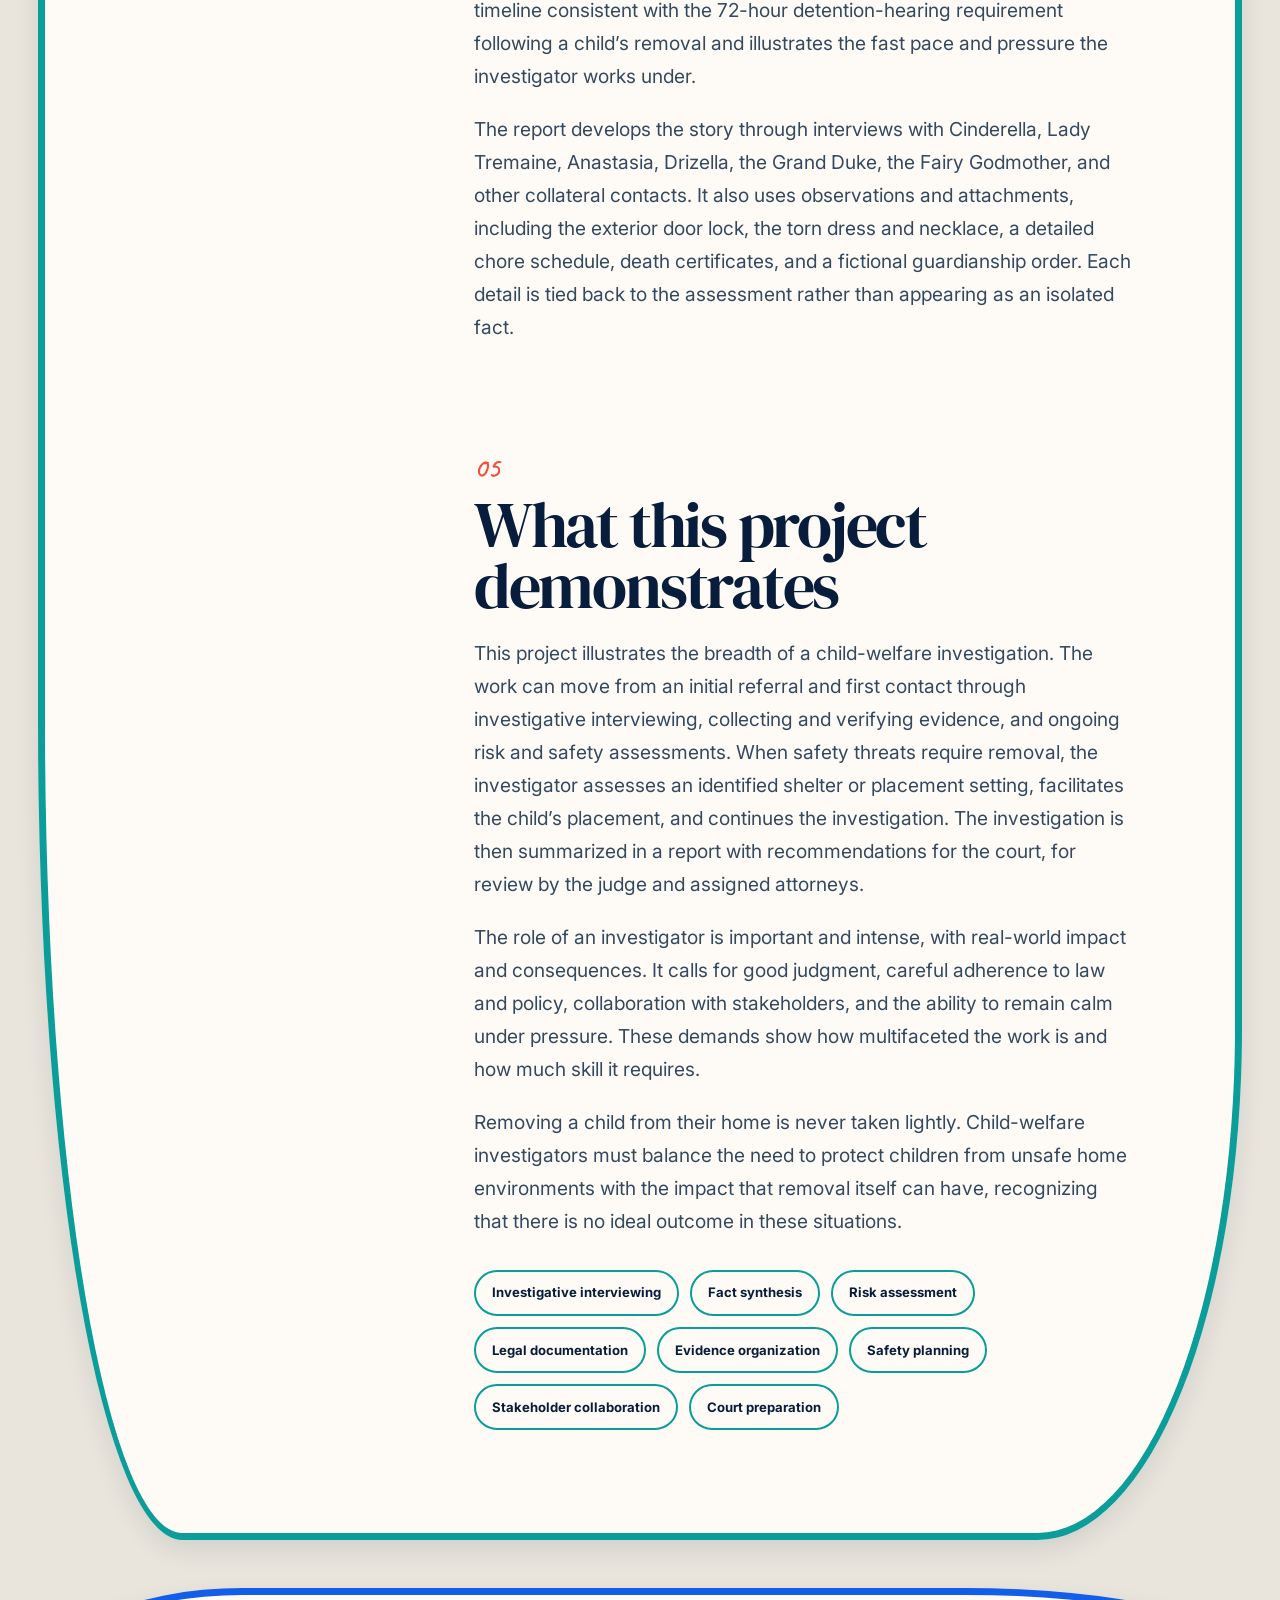
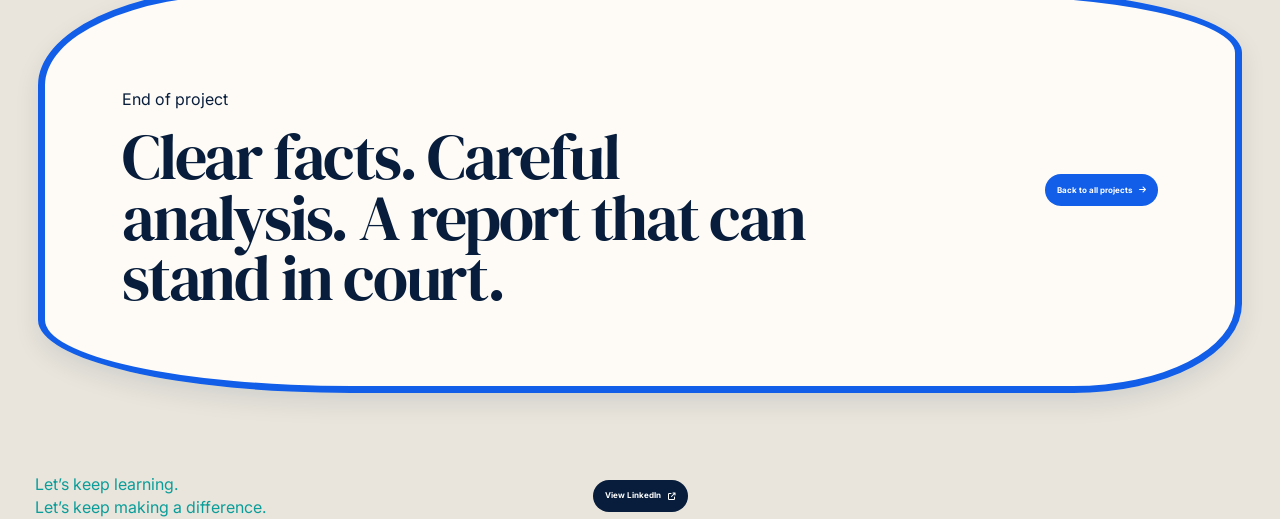
<file: articles/cinderella-fictional-detention-report.html>
<!doctype html>
<html lang="en">
  <head>
    <!-- Google tag (gtag.js) -->
    <script async src="https://www.googletagmanager.com/gtag/js?id=G-1LBFBFS69Z"></script>
    <script>
      window.dataLayer = window.dataLayer || [];
      function gtag(){dataLayer.push(arguments);}
      gtag('js', new Date());
      gtag('config', 'G-1LBFBFS69Z');
    </script>
    <meta charset="UTF-8" />
    <meta name="viewport" content="width=device-width, initial-scale=1.0" />
    <meta name="description" content="This fictional piece uses a familiar story to demonstrate the information gathering, analysis, and professional documentation involved in a child-welfare court report." />
    <link rel="canonical" href="https://lindseytuck.com/articles/cinderella-fictional-detention-report.html" />
    <meta property="og:type" content="article" />
    <meta property="og:site_name" content="Lindsey Tuck" />
    <meta property="og:title" content="Cinderella: A Fictional Detention Report | Lindsey Tuck" />
    <meta property="og:description" content="This fictional piece uses a familiar story to demonstrate the information gathering, analysis, and professional documentation involved in a child-welfare court report." />
    <meta property="og:url" content="https://lindseytuck.com/articles/cinderella-fictional-detention-report.html" />
    <meta property="og:image" content="https://lindseytuck.com/assets/cinderella-court-report-social-20261015.jpg" />
    <meta property="og:image:type" content="image/jpeg" />
    <meta property="og:image:width" content="1200" />
    <meta property="og:image:height" content="630" />
    <meta property="og:image:alt" content="A preview of the fictional Cinderella detention report project by Lindsey Tuck" />
    <meta name="twitter:card" content="summary_large_image" />
    <meta name="twitter:title" content="Cinderella: A Fictional Detention Report | Lindsey Tuck" />
    <meta name="twitter:description" content="This fictional piece uses a familiar story to demonstrate the information gathering, analysis, and professional documentation involved in a child-welfare court report." />
    <meta name="twitter:image" content="https://lindseytuck.com/assets/cinderella-court-report-social-20261015.jpg" />
    <meta name="twitter:image:alt" content="A preview of the fictional Cinderella detention report project by Lindsey Tuck" />
    <meta name="theme-color" content="#f7f4ed" />
    <title>Cinderella: A Fictional Detention Report | Lindsey Tuck</title>
    <link rel="icon" href="../assets/favicon.svg" type="image/svg+xml" />
    <link rel="preconnect" href="https://fonts.googleapis.com" />
    <link rel="preconnect" href="https://fonts.gstatic.com" crossorigin />
    <link href="https://fonts.googleapis.com/css2?family=Caveat:wght@500;600&amp;family=DM+Serif+Display:ital@0;1&amp;family=Inter:wght@400;500;600;700&amp;display=swap" rel="stylesheet" />
    <link rel="stylesheet" href="https://cdnjs.cloudflare.com/ajax/libs/font-awesome/6.7.2/css/all.min.css" referrerpolicy="no-referrer" />
    <link rel="stylesheet" href="../styles.css?v=20260805-2" />
    <link rel="stylesheet" href="../article.css?v=20260921-4" />
  </head>
  <body class="article-page court-report-page">
    <a class="skip-link" href="#article-content">Skip to article</a>

    <header class="article-header">
      <a class="brand" href="../index.html" aria-label="Lindsey Tuck, home">
        <span class="brand__name">Lindsey Tuck</span>
        <span class="brand__role">Safety and Investigations Professional</span>
      </a>
      <nav aria-label="Article navigation">
        <a class="article-back-link" href="../index.html#projects">
          <i class="fa-solid fa-arrow-left" aria-hidden="true"></i>
          Projects
        </a>
        <a class="linkedin-button" href="https://www.linkedin.com/in/lindsey-tuck" target="_blank" rel="noreferrer">
          View LinkedIn
          <i class="fa-solid fa-arrow-up-right-from-square" aria-hidden="true"></i>
        </a>
      </nav>
    </header>

    <main id="article-content" class="article-shell">
      <article>
        <header class="article-hero article-hero--court-report">
          <div class="article-hero__copy">
            <p class="eyebrow">Investigative writing · Child Safety Assessment</p>
            <h1>Cinderella: A Fictional Detention Report<span>.</span></h1>
            <p class="article-deck">
              This fictional piece uses a familiar story to demonstrate the
              information gathering, analysis, and professional documentation
              involved in a child-welfare court report.
            </p>
            <p class="article-byline">By Lindsey Tuck · 2026</p>
            <div class="article-hero__actions">
              <a class="article-paper-link" href="../assets/cinderella-fictional-detention-report.pdf" target="_blank" rel="noopener">
                Open court report PDF
                <i class="fa-solid fa-file-pdf" aria-hidden="true"></i>
              </a>
            </div>
          </div>

          <figure class="article-hero__figure article-hero__figure--court-report">
            <div class="court-file" aria-label="Illustrated case file showing the main parts of the fictional Cinderella detention report">
              <div class="court-file__tab">Fictional case file</div>
              <div class="court-file__header">
                <span>Superior Court of Far-Far-Away</span>
                <strong>Detention Report</strong>
              </div>
              <dl class="court-file__facts">
                <div><dt>Child</dt><dd>Cinderella</dd></div>
                <div><dt>Hearing</dt><dd>August 10, 1950</dd></div>
                <div><dt>Case</dt><dd>F1234</dd></div>
              </dl>
              <div class="court-file__sections" aria-hidden="true">
                <span>Reason for hearing</span>
                <span>Witness statements</span>
                <span>Assessment</span>
                <span>Recommendation</span>
              </div>
              <p>Fictional work example</p>
            </div>
          </figure>
        </header>

        <aside id="scope-note" class="court-report-note court-report-note--intro" aria-label="Disclaimer">
          <strong>Disclaimer:</strong>
          This is not a real court filing, legal opinion, or record of an actual
          child-welfare case. Real cases involve children and families facing serious
          and deeply personal circumstances. This project was created to demonstrate
          the work with care.
        </aside>

        <div class="article-layout article-layout--court-report">
          <aside class="article-outline" aria-label="Article outline">
            <p>In this project</p>
            <ol>
              <li><a href="#what-it-is">What a court report is</a></li>
              <li><a href="#required-information">What information is required</a></li>
              <li><a href="#gathering">How information is gathered</a></li>
              <li><a href="#building">Building the fictional report</a></li>
              <li><a href="#demonstrates">What it demonstrates</a></li>
            </ol>
          </aside>

          <div class="article-body">
            <section id="what-it-is">
              <p class="section-number">01</p>
              <h2>What a court report is</h2>
              <p>
                In a child-welfare case, a court report is written to inform the judge
                and assigned attorneys about the agency’s investigation, the safety
                concerns it identified, and its recommendations for why the agency
                believes a case needs to be opened. A recommendation to open a case
                means the agency determined that the child’s safety would remain at
                risk without further intervention. During the hearing, the
                investigator is present to answer questions the judge or attorneys may
                have about the investigation and the information in the report.
              </p>
              <p>
                A strong report documents observed facts, reported statements, and
                professional assessment. It should be detailed enough to support a
                decision while remaining objective, organized, readable, and clear
                about where each piece of information came from.
              </p>
              <blockquote>
                The report shows what information was collected and assessed, how it
                was used to determine safety threats, and how the agency developed
                recommendations to help keep children safe.
              </blockquote>
            </section>

            <section id="required-information">
              <p class="section-number">02</p>
              <h2>What information is required</h2>
              <p>
                The exact requirements vary by court and jurisdiction, but a
                detention report generally combines identifying information, legal
                history, investigative findings, safety analysis, and recommendations.
                For this fictional report, I included the same major categories found in
                actual court reports.
              </p>
              <div class="court-report-requirements" aria-label="Information included in the fictional court report">
                <article>
                  <span>01</span>
                  <h3>People and legal status</h3>
                  <p>Child whereabouts, parents or guardians, attorneys, ICWA inquiry, legal relationships, and prior history.</p>
                </article>
                <article>
                  <span>02</span>
                  <h3>Current safety concerns</h3>
                  <p>The reason for the hearing, alleged harm, immediate danger, and the need for continued detention.</p>
                </article>
                <article>
                  <span>03</span>
                  <h3>Evidence and sources</h3>
                  <p>Interviews, witness statements, observations, records, photographs, and other supporting attachments.</p>
                </article>
                <article>
                  <span>04</span>
                  <h3>Planning and recommendations</h3>
                  <p>Services offered, relative-placement efforts, visitation, assessment, and requested court orders.</p>
                </article>
              </div>
            </section>

            <section id="gathering">
              <p class="section-number">03</p>
              <h2>How the information is gathered</h2>
              <p>
                A child-welfare investigation generally begins with a referral from a
                mandated reporter. As the
                investigation develops, additional risk factors and safety threats may
                be discovered. Information is gathered through direct interviews with
                the children and caregivers, separate interviews with household
                members, collateral contacts with other people who may have relevant
                knowledge, home visits, records requests, and observation of the
                living environment.
              </p>
              <p>
                Information from multiple witnesses, involved individuals,
                and outside agencies contributes to the evidence used for assessment.
                Common sources include schools, mental health providers, law
                enforcement, AOD treatment facilities, and extended family or friends.
                Statements that agree or conflict must be identified. The social
                worker must distinguish direct observations from reported information,
                assess the reliability and limits of the available evidence, and
                document efforts to locate relatives or consider less restrictive
                safety plans.
              </p>
              <div class="court-report-process" aria-label="Court report information-gathering process">
                <div><strong>Interview</strong><span>Child, caregiver, household members, and witnesses</span></div>
                <div><strong>Observe</strong><span>Home conditions, behavior, safety hazards, and interactions</span></div>
                <div><strong>Verify</strong><span>Records, dates, physical evidence, and collateral accounts</span></div>
                <div><strong>Assess</strong><span>Risk, protective capacity, services, placement, and next steps</span></div>
              </div>
            </section>

            <section id="building">
              <p class="section-number">04</p>
              <h2>Building the fictional report</h2>
              <p>
                I used Disney's 1950 version of Cinderella as a sampled storyline,
                adding fictional embellishments and details that would have been
                assessed during an investigation. Every event is placed within the
                same 1950 timeline, when the movie was originally released. The
                fictional investigation begins on August 7,
                the morning after the royal ball,
                when the Grand Duke arrives with the glass slipper and learns that
                Cinderella has been locked in her room. Cinderella is interviewed and
                removed that day, and the detention hearing takes place three days
                later on August 10. This keeps the fictional timeline consistent with the
                72-hour detention-hearing requirement following a child’s removal and
                illustrates the fast pace and pressure the investigator works under.
              </p>
              <p>
                The report develops the story through interviews with Cinderella,
                Lady Tremaine, Anastasia, Drizella, the Grand Duke, the Fairy
                Godmother, and other collateral contacts. It also uses observations
                and attachments, including the exterior door lock, the torn dress and
                necklace, a detailed chore schedule, death certificates, and a fictional
                guardianship order. Each detail is tied back to the assessment rather
                than appearing as an isolated fact.
              </p>
            </section>

            <section id="demonstrates">
              <p class="section-number">05</p>
              <h2>What this project demonstrates</h2>
              <p>
                This project illustrates the breadth of a child-welfare investigation.
                The work can move from an initial referral and first contact through
                investigative interviewing, collecting and verifying evidence, and
                ongoing risk and safety assessments. When safety threats require
                removal, the investigator assesses an identified shelter or placement
                setting, facilitates the child’s placement, and continues the
                investigation. The investigation is then summarized in
                a report with recommendations for the court, for review by the judge
                and assigned attorneys.
              </p>
              <p>
                The role of an investigator is important and intense, with
                real-world impact and consequences. It calls for good judgment,
                careful adherence to law and policy, collaboration with stakeholders,
                and the ability to remain calm under pressure. These demands show how
                multifaceted the work is and how much skill it requires.
              </p>
              <p>
                Removing a child from their home is never taken lightly. Child-welfare
                investigators must balance the need to protect children from unsafe
                home environments with the impact that removal itself can have,
                recognizing that there is no ideal outcome in these situations.
              </p>
              <ul class="capstone-skills" aria-label="Skills demonstrated">
                <li>Investigative interviewing</li>
                <li>Fact synthesis</li>
                <li>Risk assessment</li>
                <li>Legal documentation</li>
                <li>Evidence organization</li>
                <li>Safety planning</li>
                <li>Stakeholder collaboration</li>
                <li>Court preparation</li>
              </ul>
            </section>
          </div>
        </div>

        <footer class="article-footer article-footer--court-report">
          <div>
            <p class="eyebrow">End of project</p>
            <h2>Clear facts. Careful analysis. A report that can stand in court.</h2>
          </div>
          <a class="linkedin-button article-footer__button" href="../index.html#projects">
            Back to all projects
            <i class="fa-solid fa-arrow-right" aria-hidden="true"></i>
          </a>
        </footer>
      </article>
    </main>

    <footer class="site-footer article-site-footer">
      <p class="site-footer__note">Let’s keep learning.<br />Let’s keep making a difference.</p>
      <nav aria-label="Footer navigation">
        <a href="../index.html">Home</a>
        <a href="../index.html#projects">Projects</a>
        <a href="../index.html#photography">Photography</a>
        <a href="../index.html#learning">Learning</a>
        <a href="../privacy.html">Privacy</a>
      </nav>
      <a class="linkedin-button" href="https://www.linkedin.com/in/lindsey-tuck" target="_blank" rel="noreferrer">
        View LinkedIn
        <i class="fa-solid fa-arrow-up-right-from-square" aria-hidden="true"></i>
      </a>
    </footer>
  </body>
</html>
</file>
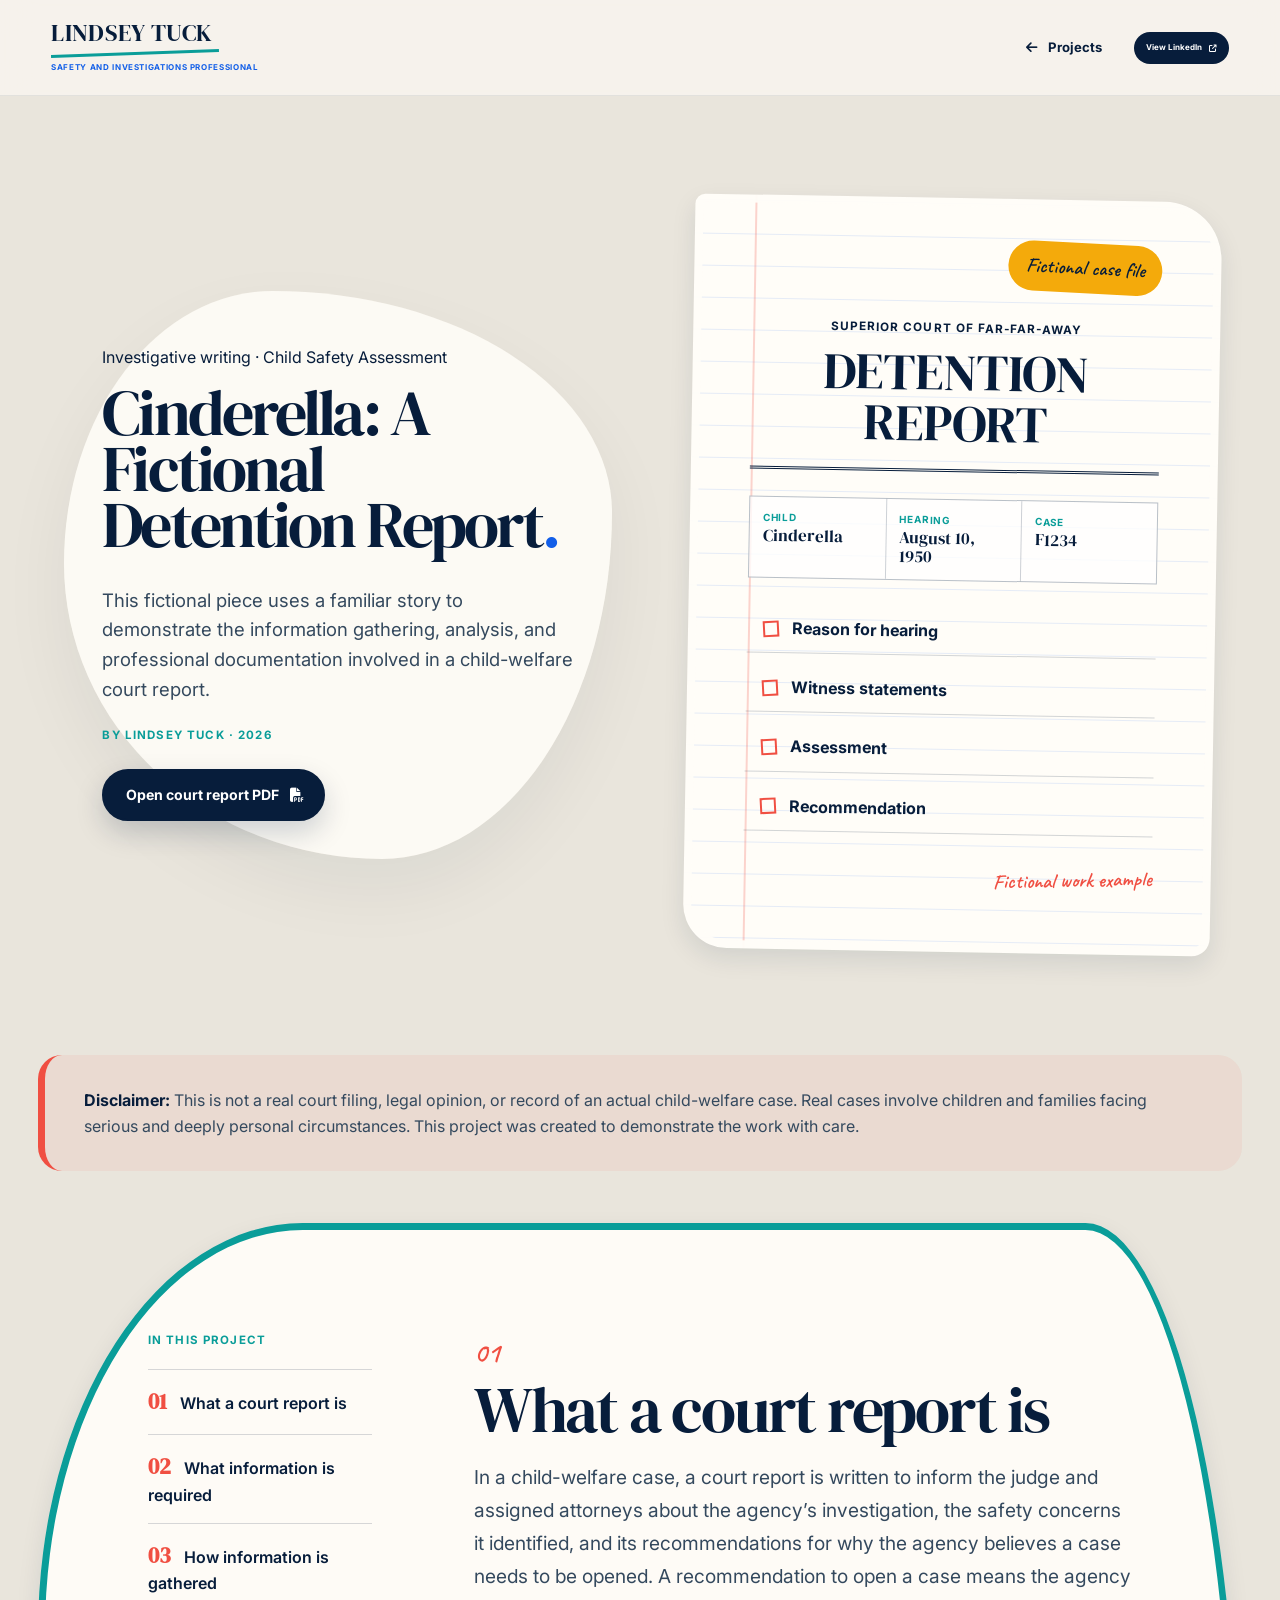
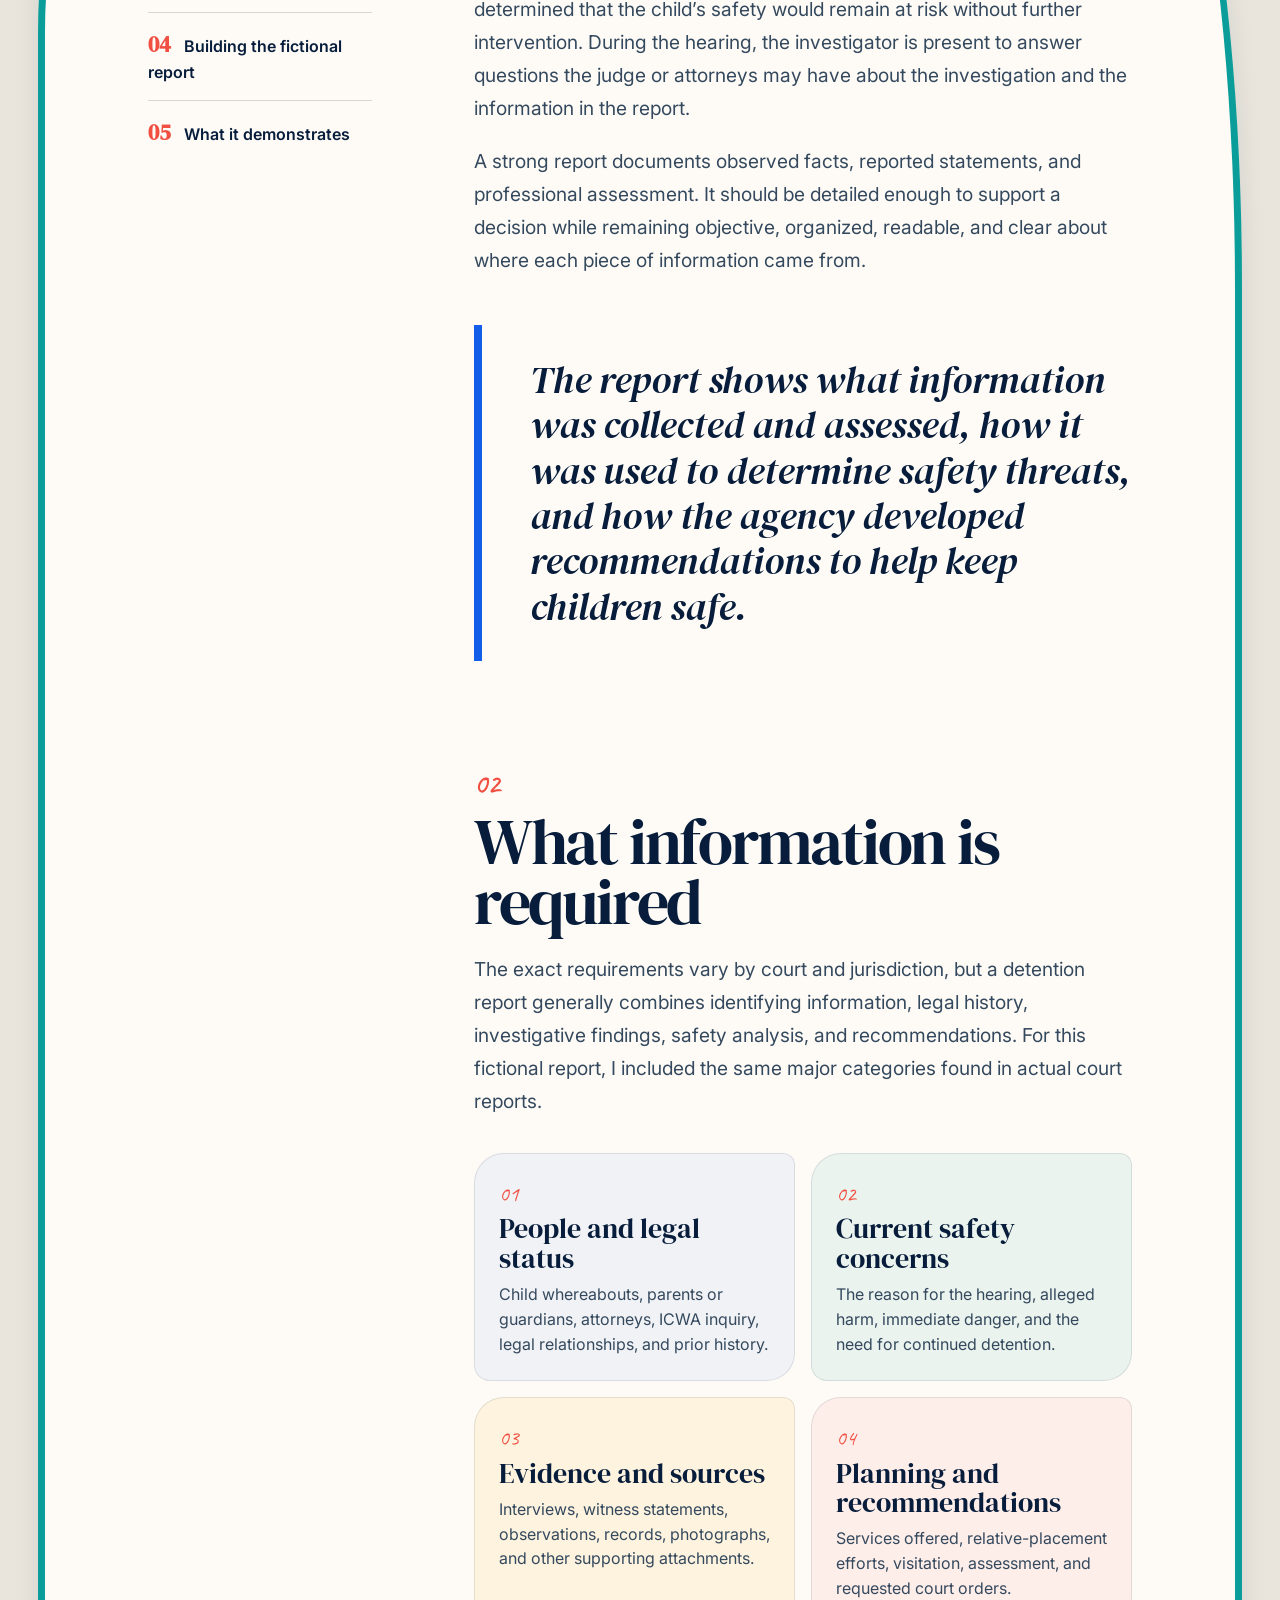
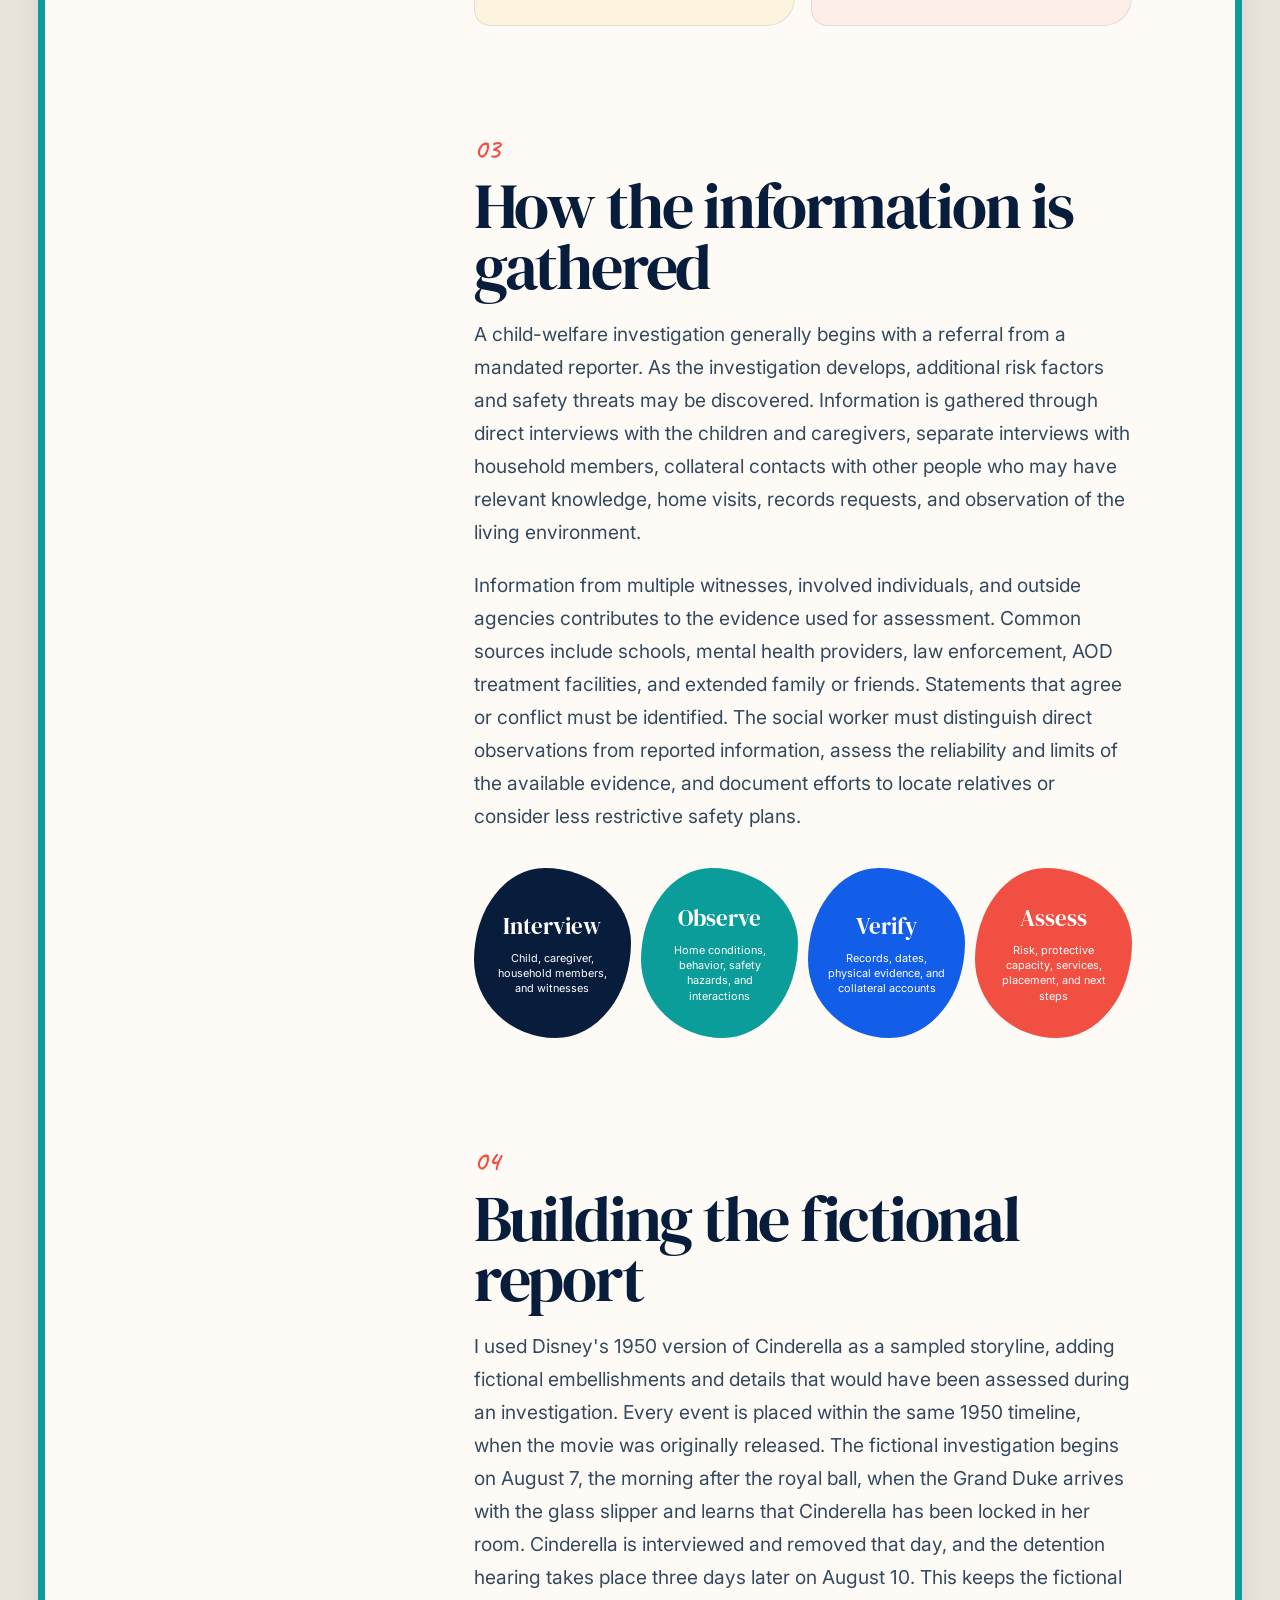
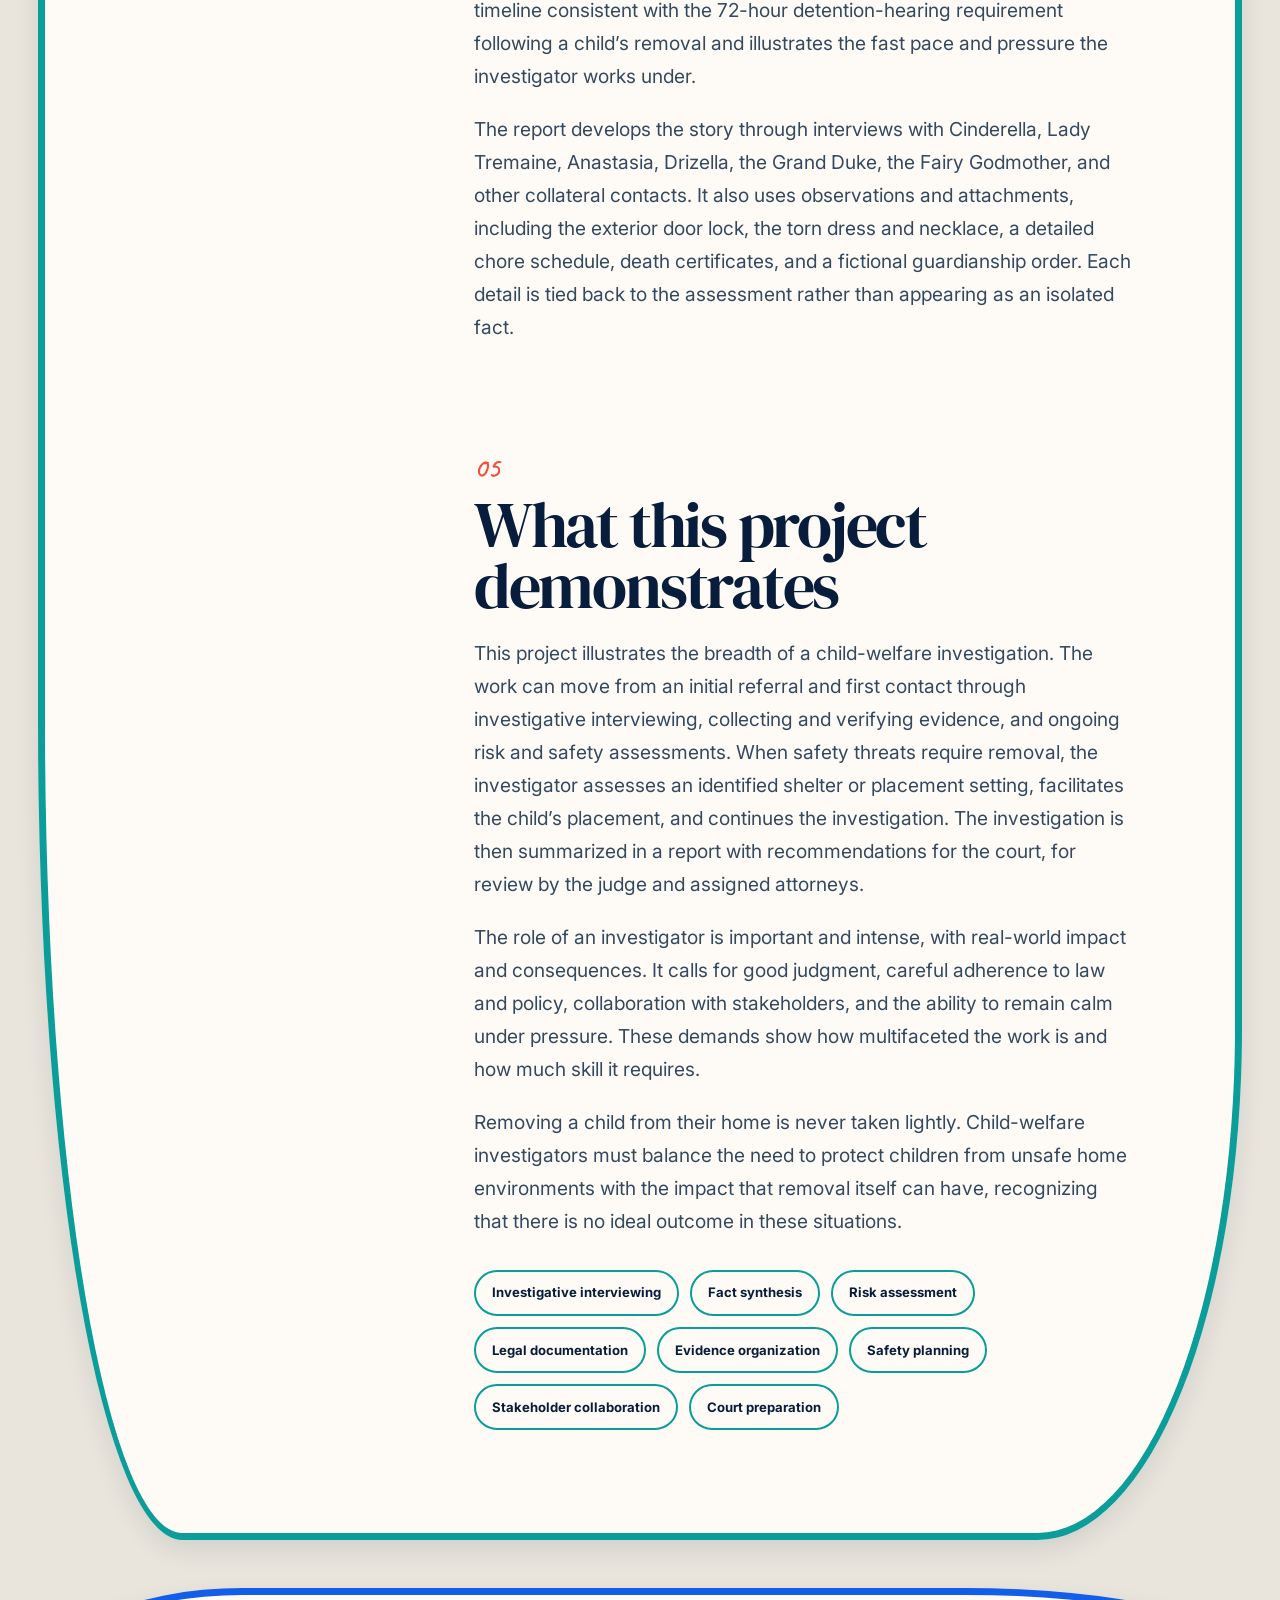
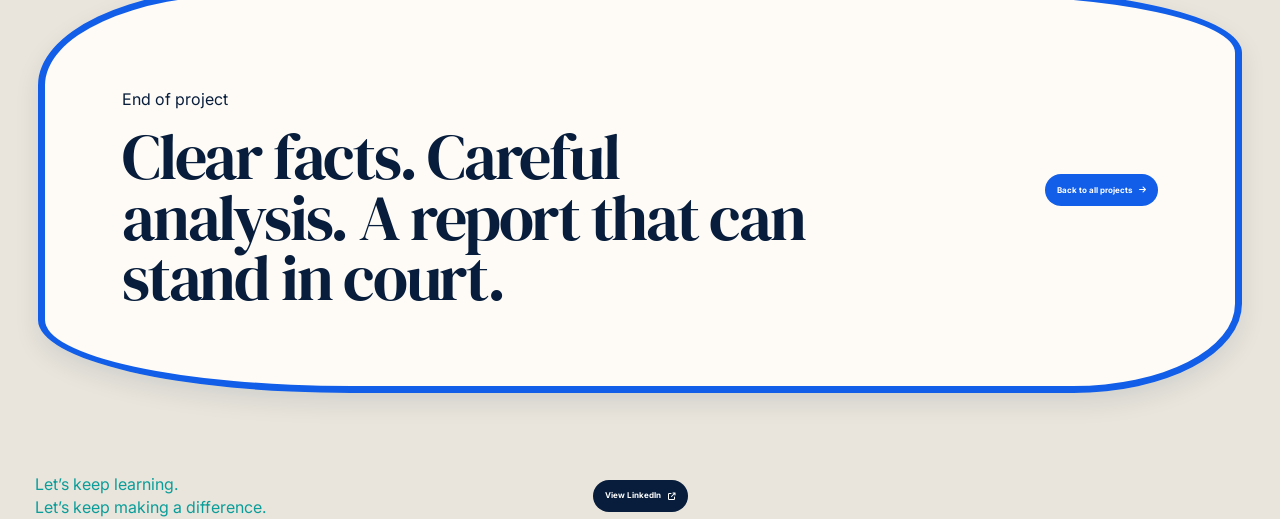
<file: articles/cinderella-mock-court-report.html>
<!doctype html>
<html lang="en">
  <head>
    <meta charset="UTF-8" />
    <meta name="viewport" content="width=device-width, initial-scale=1.0" />
    <meta name="robots" content="noindex" />
    <link rel="canonical" href="https://lindseytuck.com/articles/cinderella-fictional-detention-report.html" />
    <meta name="description" content="This fictional piece uses a familiar story to demonstrate the information gathering, analysis, and professional documentation involved in a child-welfare court report." />
    <meta property="og:type" content="article" />
    <meta property="og:site_name" content="Lindsey Tuck" />
    <meta property="og:title" content="Cinderella: A Fictional Detention Report | Lindsey Tuck" />
    <meta property="og:description" content="This fictional piece uses a familiar story to demonstrate the information gathering, analysis, and professional documentation involved in a child-welfare court report." />
    <meta property="og:url" content="https://lindseytuck.com/articles/cinderella-fictional-detention-report.html" />
    <meta property="og:image" content="https://lindseytuck.com/assets/cinderella-court-report-social-20261015.jpg" />
    <meta property="og:image:type" content="image/jpeg" />
    <meta property="og:image:width" content="1200" />
    <meta property="og:image:height" content="630" />
    <meta property="og:image:alt" content="Preview of the fictional Cinderella detention report project by Lindsey Tuck" />
    <meta name="twitter:card" content="summary_large_image" />
    <meta name="twitter:title" content="Cinderella: A Fictional Detention Report | Lindsey Tuck" />
    <meta name="twitter:description" content="A familiar story reworked as a fictional child-welfare court report." />
    <meta name="twitter:image" content="https://lindseytuck.com/assets/cinderella-court-report-social-20261015.jpg" />
    <meta name="twitter:image:alt" content="Preview of the fictional Cinderella detention report project by Lindsey Tuck" />
    <meta http-equiv="refresh" content="0; url=cinderella-fictional-detention-report.html" />
    <title>Redirecting | Lindsey Tuck</title>
    <script>
      window.location.replace("cinderella-fictional-detention-report.html" + window.location.search + window.location.hash);
    </script>
  </head>
  <body>
    <p>
      This page has moved to
      <a href="cinderella-fictional-detention-report.html">Cinderella: A Fictional Detention Report</a>.
    </p>
  </body>
</html>
</file>
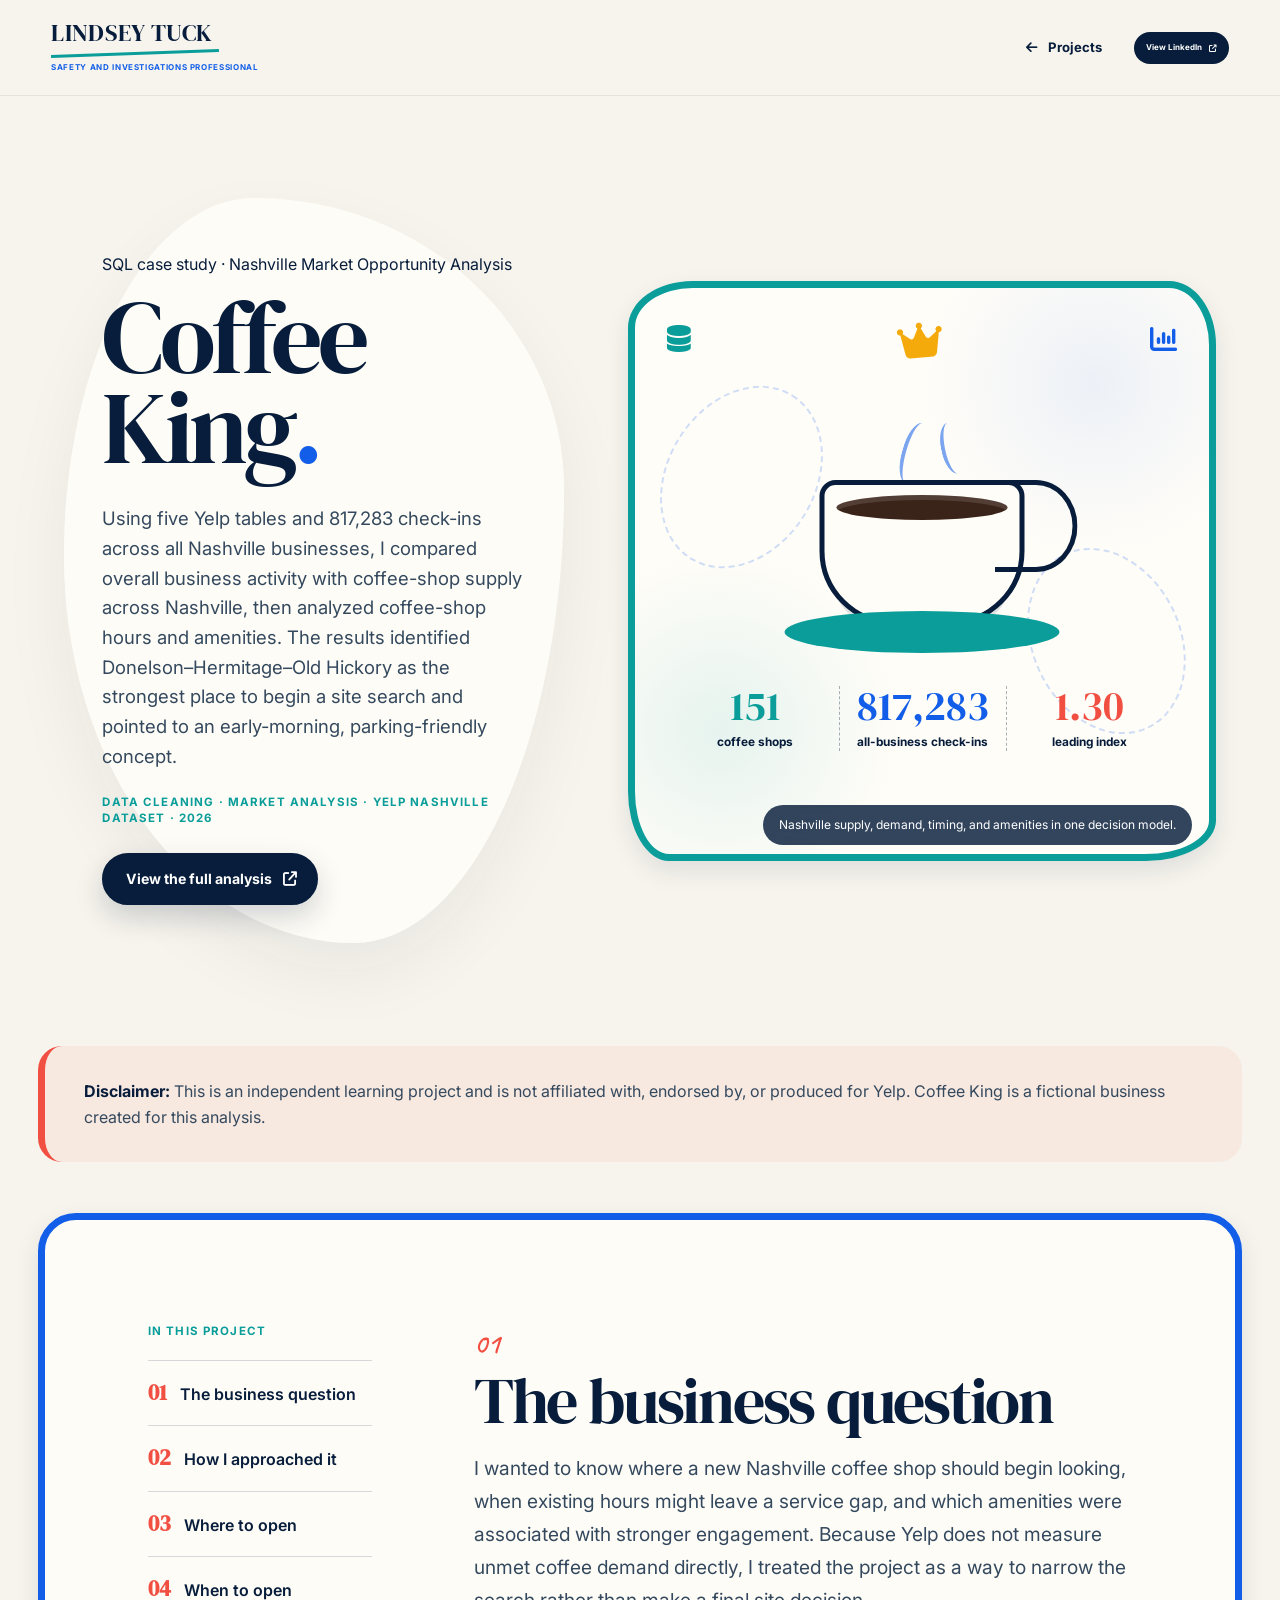
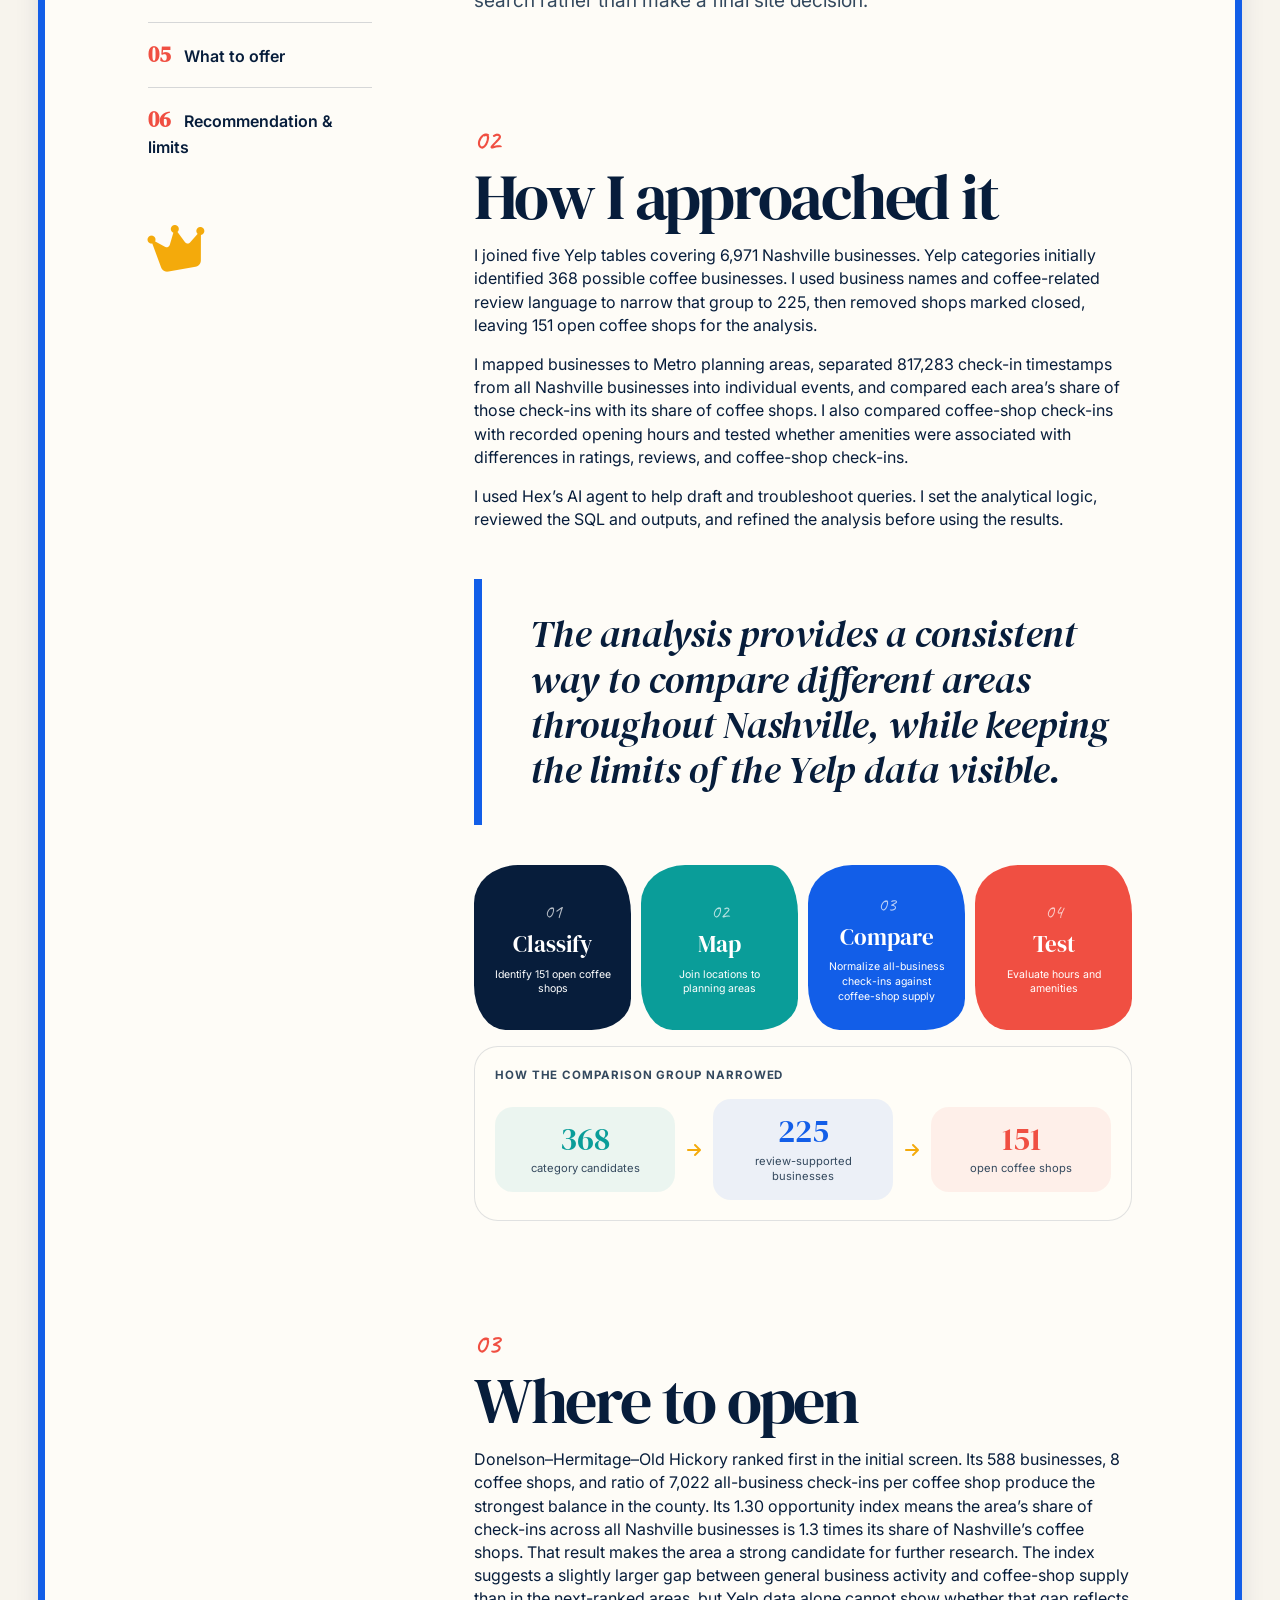
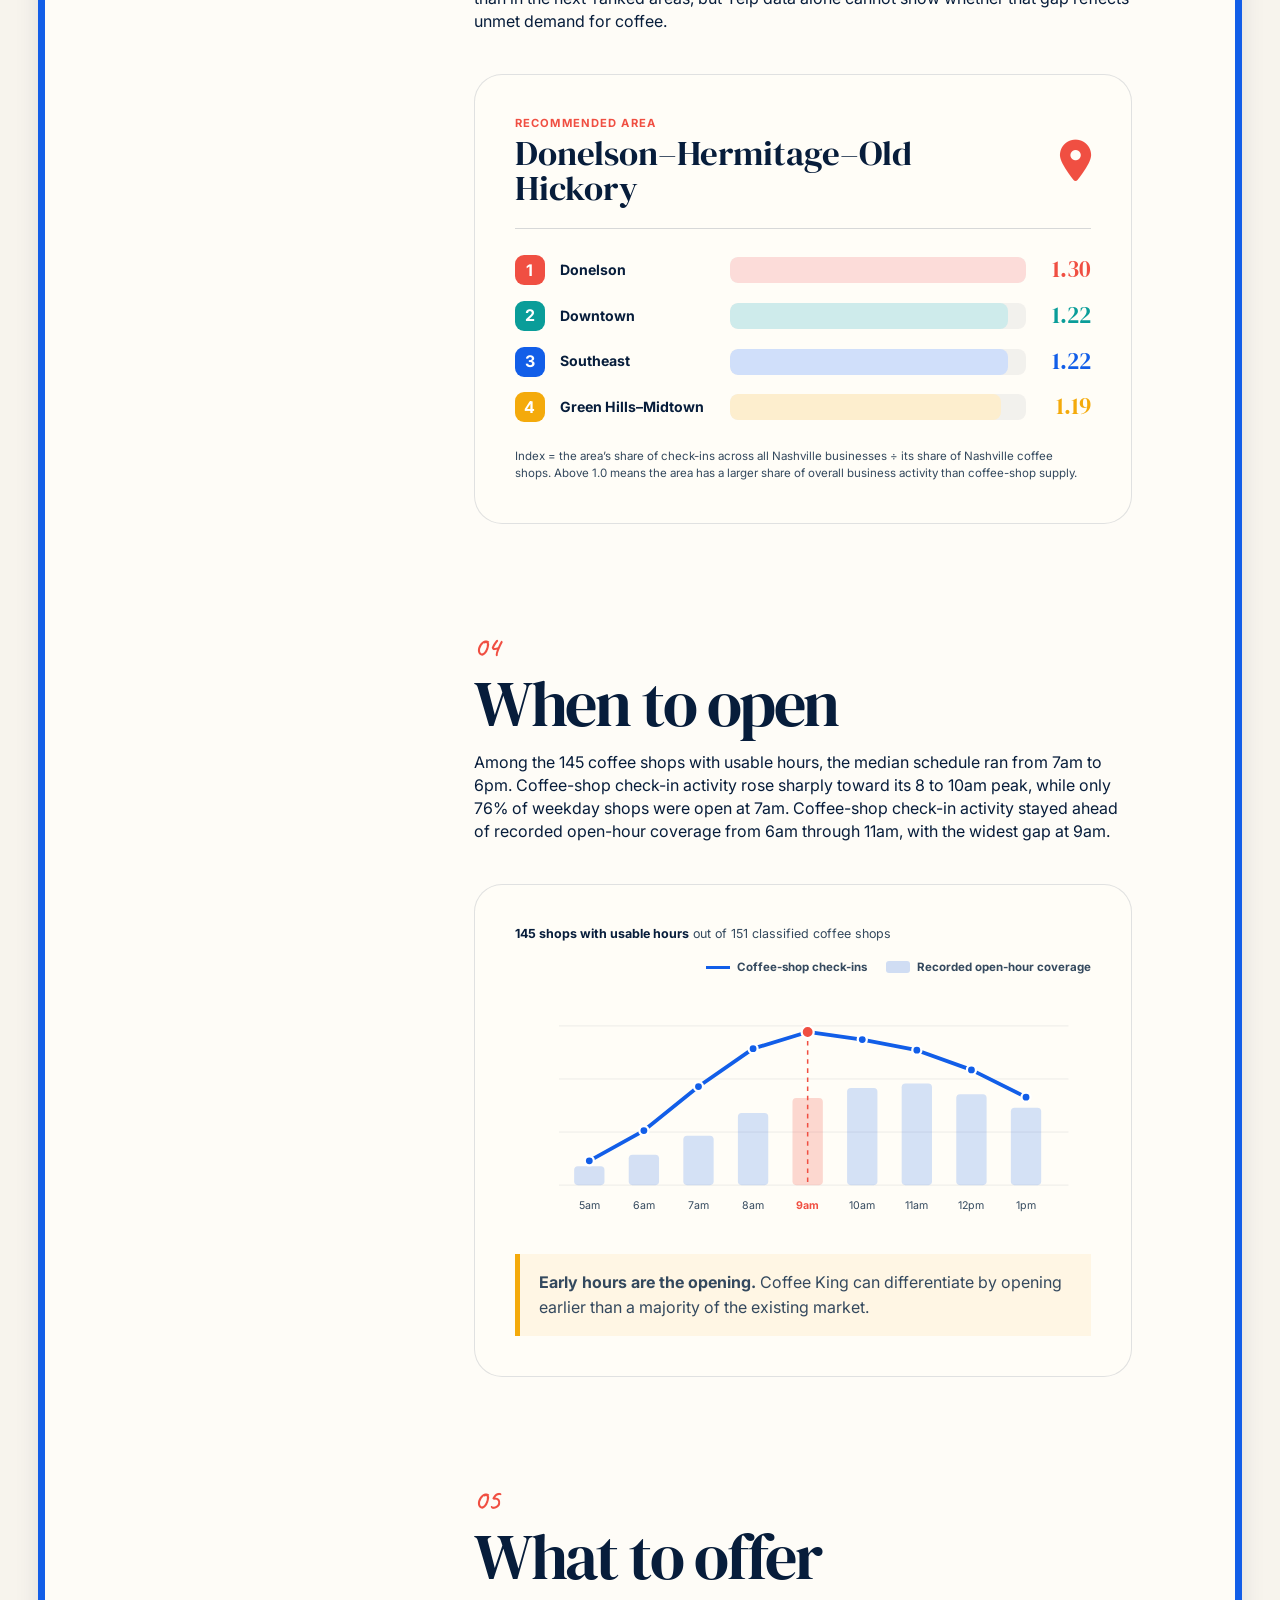
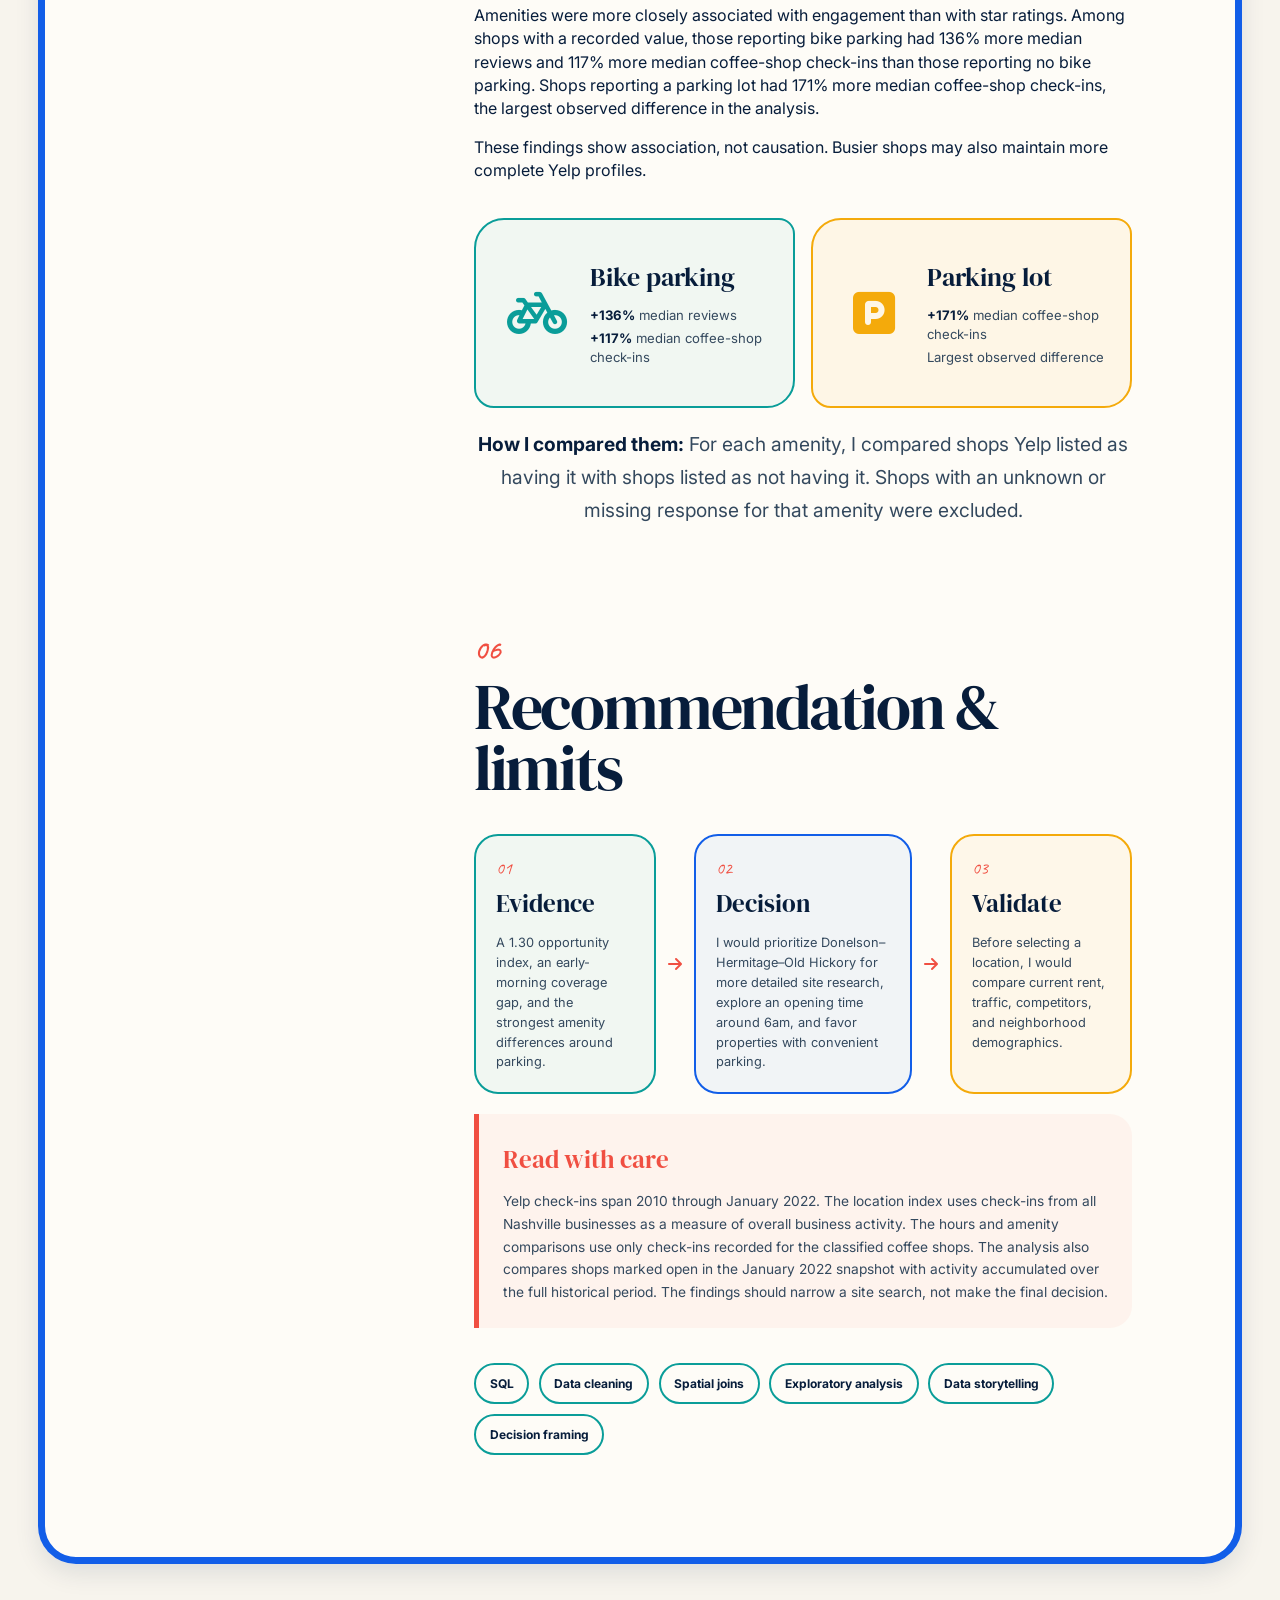
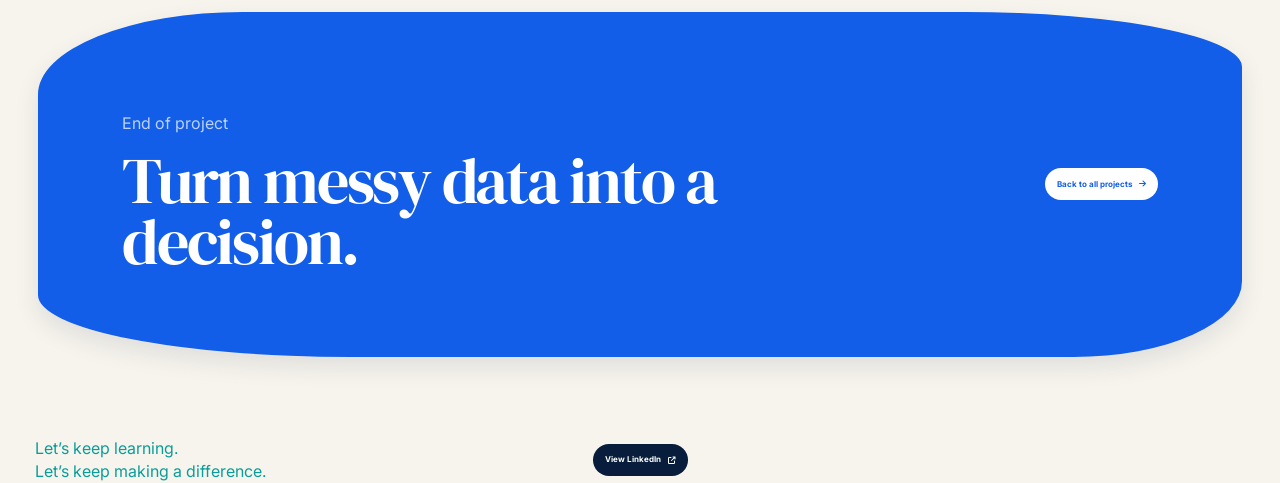
<file: articles/coffee-king-sql-analysis.html>
<!doctype html>
<html lang="en">
  <head>
    <!-- Google tag (gtag.js) -->
    <script async src="https://www.googletagmanager.com/gtag/js?id=G-1LBFBFS69Z"></script>
    <script>
      window.dataLayer = window.dataLayer || [];
      function gtag(){dataLayer.push(arguments);}
      gtag('js', new Date());
      gtag('config', 'G-1LBFBFS69Z');
    </script>
    <meta charset="UTF-8" />
    <meta name="viewport" content="width=device-width, initial-scale=1.0" />
    <meta
      name="description"
      content="A learning-focused SQL and location-intelligence case study using Nashville Yelp data to recommend where, when, and how a fictitious coffee shop should open."
    />
    <meta name="theme-color" content="#f7f4ed" />
    <title>Coffee King SQL Analysis | Lindsey Tuck</title>
    <link rel="canonical" href="https://lindseytuck.com/articles/coffee-king-sql-analysis.html" />
    <meta property="og:type" content="article" />
    <meta property="og:site_name" content="Lindsey Tuck" />
    <meta property="og:title" content="Coffee King: Nashville Market Opportunity Analysis | Lindsey Tuck" />
    <meta property="og:description" content="A learning-focused SQL case study comparing Nashville business activity, coffee-shop supply, opening hours, and amenities." />
    <meta property="og:url" content="https://lindseytuck.com/articles/coffee-king-sql-analysis.html" />
    <meta property="og:image" content="https://lindseytuck.com/assets/coffee-king-social-20261015.jpg" />
    <meta property="og:image:type" content="image/jpeg" />
    <meta property="og:image:width" content="1200" />
    <meta property="og:image:height" content="630" />
    <meta property="og:image:alt" content="Preview of the Coffee King Nashville market opportunity analysis by Lindsey Tuck" />
    <meta name="twitter:card" content="summary_large_image" />
    <meta name="twitter:title" content="Coffee King: Nashville Market Opportunity Analysis | Lindsey Tuck" />
    <meta name="twitter:description" content="A SQL case study comparing Nashville business activity, coffee-shop supply, opening hours, and amenities." />
    <meta name="twitter:image" content="https://lindseytuck.com/assets/coffee-king-social-20261015.jpg" />
    <meta name="twitter:image:alt" content="Preview of the Coffee King Nashville market opportunity analysis by Lindsey Tuck" />
    <link rel="icon" href="../assets/favicon.svg" type="image/svg+xml" />
    <link rel="preconnect" href="https://fonts.googleapis.com" />
    <link rel="preconnect" href="https://fonts.gstatic.com" crossorigin />
    <link
      href="https://fonts.googleapis.com/css2?family=Caveat:wght@500;600&amp;family=DM+Serif+Display:ital@0;1&amp;family=Inter:wght@400;500;600;700&amp;display=swap"
      rel="stylesheet"
    />
    <link
      rel="stylesheet"
      href="https://cdnjs.cloudflare.com/ajax/libs/font-awesome/6.7.2/css/all.min.css"
      referrerpolicy="no-referrer"
    />
    <link rel="stylesheet" href="../styles.css?v=20260805-2" />
    <link rel="stylesheet" href="../article.css?v=20260810-5" />
    <link rel="stylesheet" href="../coffee-king.css?v=20260827-1" />
  </head>
  <body class="article-page coffee-king-page">
    <a class="skip-link" href="#article-content">Skip to project</a>

    <header class="article-header">
      <a class="brand" href="../index.html" aria-label="Lindsey Tuck, home">
        <span class="brand__name">Lindsey Tuck</span>
        <span class="brand__role">Safety and Investigations Professional</span>
      </a>
      <nav aria-label="Project navigation">
        <a class="article-back-link" href="../index.html#projects">
          <i class="fa-solid fa-arrow-left" aria-hidden="true"></i>
          Projects
        </a>
        <a
          class="linkedin-button"
          href="https://www.linkedin.com/in/lindsey-tuck"
          target="_blank"
          rel="noreferrer"
        >
          View LinkedIn
          <i class="fa-solid fa-arrow-up-right-from-square" aria-hidden="true"></i>
        </a>
      </nav>
    </header>

    <main id="article-content" class="article-shell">
      <article>
        <header class="article-hero article-hero--coffee">
          <div class="article-hero__copy">
            <p class="eyebrow">SQL case study · Nashville Market Opportunity Analysis</p>
            <h1>Coffee King<span>.</span></h1>
            <p class="article-deck">
              Using five Yelp tables and 817,283 check-ins across all Nashville
              businesses, I compared overall business activity with coffee-shop
              supply across Nashville, then analyzed coffee-shop hours and amenities.
              The results
              identified Donelson–Hermitage–Old Hickory as the strongest place to
              begin a site search and pointed to an early-morning, parking-friendly
              concept.
            </p>
            <p class="article-byline">Data cleaning · Market analysis · Yelp Nashville dataset · 2026</p>
            <div class="article-hero__actions">
              <a
                class="article-paper-link"
                href="https://app.hex.tech/019fa5ee-2a6e-74b8-8ef4-927ae59170bd/app/SQL-CAPSTONE-Coffee-King-033xQwDNTnfJDkXjQvHopm/latest"
                target="_blank"
                rel="noopener noreferrer"
              >
                View the full analysis
                <i class="fa-solid fa-arrow-up-right-from-square" aria-hidden="true"></i>
              </a>
            </div>
          </div>

          <figure class="article-hero__figure article-hero__figure--coffee">
            <div class="coffee-snapshot" aria-label="Analysis summary: 151 coffee shops, 817,283 check-ins across all Nashville businesses, and a leading opportunity index of 1.30">
              <div class="coffee-snapshot__marks" aria-hidden="true">
                <i class="fa-solid fa-database"></i>
                <i class="fa-solid fa-crown"></i>
                <i class="fa-solid fa-chart-column"></i>
              </div>
              <div class="coffee-cup" aria-hidden="true">
                <span class="coffee-cup__steam coffee-cup__steam--one"></span>
                <span class="coffee-cup__steam coffee-cup__steam--two"></span>
                <div class="coffee-cup__body"><span></span></div>
                <div class="coffee-cup__saucer"></div>
              </div>
              <div class="coffee-snapshot__stats">
                <div><strong>151</strong><span>coffee shops</span></div>
                <div><strong>817,283</strong><span>all-business check-ins</span></div>
                <div><strong>1.30</strong><span>leading index</span></div>
              </div>
            </div>
            <figcaption>Nashville supply, demand, timing, and amenities in one decision model.</figcaption>
          </figure>
        </header>

        <aside class="court-report-note court-report-note--intro" aria-label="Disclaimer">
          <strong>Disclaimer:</strong>
          This is an independent learning project and is not affiliated with,
          endorsed by, or produced for Yelp. Coffee King is a fictional business
          created for this analysis.
        </aside>

        <div class="article-layout coffee-article-layout">
          <aside class="article-outline" aria-label="Project outline">
            <p>In this project</p>
            <ol>
              <li><a href="#question">The business question</a></li>
              <li><a href="#approach">How I approached it</a></li>
              <li><a href="#where">Where to open</a></li>
              <li><a href="#when">When to open</a></li>
              <li><a href="#offer">What to offer</a></li>
              <li><a href="#recommendation">Recommendation &amp; limits</a></li>
            </ol>
            <i class="fa-solid fa-crown coffee-outline-crown" aria-hidden="true"></i>
          </aside>

          <div class="article-body">
            <section id="question">
              <p class="section-number">01</p>
              <h2>The business question</h2>
              <p>
                I wanted to know where a new Nashville coffee shop should begin
                looking, when existing hours might leave a service gap, and which
                amenities were associated with stronger engagement. Because Yelp
                does not measure unmet coffee demand directly, I treated the project
                as a way to narrow the search rather than make a final site decision.
              </p>
            </section>

            <section id="approach">
              <p class="section-number">02</p>
              <h2>How I approached it</h2>
              <p>
                I joined five Yelp tables covering 6,971 Nashville businesses. Yelp
                categories initially identified 368 possible coffee businesses. I
                used business names and coffee-related review language to narrow that
                group to 225, then removed shops marked closed, leaving 151 open
                coffee shops for the analysis.
              </p>
              <p>
                I mapped businesses to Metro planning areas, separated 817,283
                check-in timestamps from all Nashville businesses into individual
                events, and compared each area’s share of those check-ins with its
                share of coffee shops. I also
                compared coffee-shop check-ins with recorded opening hours and tested
                whether amenities were associated with differences in ratings,
                reviews, and coffee-shop check-ins.
              </p>
              <p>
                I used Hex’s AI agent to help draft and troubleshoot queries. I set
                the analytical logic, reviewed the SQL and outputs, and refined the
                analysis before using the results.
              </p>
              <blockquote>
                The analysis provides a consistent way to compare different areas
                throughout Nashville, while keeping the limits of the Yelp data visible.
              </blockquote>
              <div class="coffee-method" aria-label="Analysis workflow">
                <div><span>01</span><strong>Classify</strong><small>Identify 151 open coffee shops</small></div>
                <div><span>02</span><strong>Map</strong><small>Join locations to planning areas</small></div>
                <div><span>03</span><strong>Compare</strong><small>Normalize all-business check-ins against coffee-shop supply</small></div>
                <div><span>04</span><strong>Test</strong><small>Evaluate hours and amenities</small></div>
              </div>
              <div class="classification-flow" aria-label="Coffee shop classification narrowed from 368 category candidates to 225 review-supported businesses and 151 open coffee shops">
                <p>How the comparison group narrowed</p>
                <div class="classification-flow__steps">
                  <div><strong>368</strong> <span>category candidates</span></div>
                  <i class="fa-solid fa-arrow-right" aria-hidden="true"></i>
                  <div><strong>225</strong> <span>review-supported businesses</span></div>
                  <i class="fa-solid fa-arrow-right" aria-hidden="true"></i>
                  <div><strong>151</strong> <span>open coffee shops</span></div>
                </div>
              </div>
            </section>

            <section id="where">
              <p class="section-number">03</p>
              <h2>Where to open</h2>
              <p>
                Donelson–Hermitage–Old Hickory ranked first in the initial screen.
                Its 588 businesses, 8 coffee shops, and ratio of 7,022 all-business
                check-ins per coffee shop produce the strongest balance in the
                county. Its 1.30 opportunity index means the area’s share of check-ins
                across all Nashville businesses is 1.3 times its share of Nashville’s
                coffee shops. That
                result makes the area a strong candidate for further research. The
                index suggests a slightly larger gap between general business activity
                and coffee-shop supply than in the next-ranked areas, but Yelp data
                alone cannot show whether that gap reflects unmet demand for coffee.
              </p>
              <div class="opportunity-ranking" aria-label="Top planning areas by foot-traffic-to-coffee-supply index">
                <div class="opportunity-ranking__header">
                  <div><span>Recommended area</span><strong>Donelson–Hermitage–Old Hickory</strong></div>
                  <i class="fa-solid fa-location-dot" aria-hidden="true"></i>
                </div>
                <ol>
                  <li style="--score: 100%; --rank-color: var(--coral)"><span>1</span><strong>Donelson</strong><i></i><b>1.30</b></li>
                  <li style="--score: 93.8%; --rank-color: var(--teal)"><span>2</span><strong>Downtown</strong><i></i><b>1.22</b></li>
                  <li style="--score: 93.8%; --rank-color: var(--blue)"><span>3</span><strong>Southeast</strong><i></i><b>1.22</b></li>
                  <li style="--score: 91.5%; --rank-color: var(--marigold)"><span>4</span><strong>Green Hills–Midtown</strong><i></i><b>1.19</b></li>
                </ol>
                <p>Index = the area’s share of check-ins across all Nashville businesses ÷ its share of Nashville coffee shops. Above 1.0 means the area has a larger share of overall business activity than coffee-shop supply.</p>
              </div>
            </section>

            <section id="when">
              <p class="section-number">04</p>
              <h2>When to open</h2>
              <p>
                Among the 145 coffee shops with usable hours, the median schedule ran
                from 7am to 6pm. Coffee-shop check-in activity rose sharply toward its
                8 to 10am peak, while only 76% of weekday shops were open at 7am.
                Coffee-shop check-in activity stayed ahead of recorded open-hour
                coverage from 6am through 11am, with the widest gap at 9am.
              </p>
              <div class="morning-chart">
                <p class="morning-chart__sample"><strong>145 shops with usable hours</strong> out of 151 classified coffee shops</p>
                <div class="morning-chart__key" aria-hidden="true">
                  <span><i class="key-line"></i> Coffee-shop check-ins</span>
                  <span><i class="key-bar"></i> Recorded open-hour coverage</span>
                </div>
                <svg viewBox="0 0 760 330" role="img" aria-labelledby="morning-chart-title morning-chart-desc">
                  <title id="morning-chart-title">Coffee-shop check-ins compared with recorded open-hour coverage</title>
                  <desc id="morning-chart-desc">Coffee-shop check-in activity stays ahead of recorded open-hour coverage from 6am through 11am and reaches its widest gap at 9am.</desc>
                  <g class="chart-grid">
                    <line x1="58" y1="260" x2="730" y2="260"></line>
                    <line x1="58" y1="190" x2="730" y2="190"></line>
                    <line x1="58" y1="120" x2="730" y2="120"></line>
                    <line x1="58" y1="50" x2="730" y2="50"></line>
                  </g>
                  <g class="chart-bars">
                    <rect x="78" y="235" width="40" height="25"></rect>
                    <rect x="150" y="220" width="40" height="40"></rect>
                    <rect x="222" y="195" width="40" height="65"></rect>
                    <rect x="294" y="165" width="40" height="95"></rect>
                    <rect class="chart-bars__peak" x="366" y="145" width="40" height="115"></rect>
                    <rect x="438" y="132" width="40" height="128"></rect>
                    <rect x="510" y="126" width="40" height="134"></rect>
                    <rect x="582" y="140" width="40" height="120"></rect>
                    <rect x="654" y="158" width="40" height="102"></rect>
                  </g>
                  <polyline class="chart-line" points="98,228 170,188 242,130 314,80 386,58 458,68 530,82 602,108 674,144"></polyline>
                  <g class="chart-points">
                    <circle cx="98" cy="228" r="6"></circle><circle cx="170" cy="188" r="6"></circle>
                    <circle cx="242" cy="130" r="6"></circle><circle cx="314" cy="80" r="6"></circle>
                    <circle class="chart-points__peak" cx="386" cy="58" r="8"></circle><circle cx="458" cy="68" r="6"></circle>
                    <circle cx="530" cy="82" r="6"></circle><circle cx="602" cy="108" r="6"></circle><circle cx="674" cy="144" r="6"></circle>
                  </g>
                  <line class="chart-peak-line" x1="386" y1="58" x2="386" y2="260"></line>
                  <g class="chart-labels">
                    <text x="98" y="292">5am</text><text x="170" y="292">6am</text><text x="242" y="292">7am</text>
                    <text x="314" y="292">8am</text><text class="chart-labels__peak" x="386" y="292">9am</text>
                    <text x="458" y="292">10am</text><text x="530" y="292">11am</text><text x="602" y="292">12pm</text><text x="674" y="292">1pm</text>
                  </g>
                </svg>
                <p class="morning-chart__takeaway"><strong>Early hours are the opening.</strong> Coffee King can differentiate by opening earlier than a majority of the existing market.</p>
              </div>
            </section>

            <section id="offer">
              <p class="section-number">05</p>
              <h2>What to offer</h2>
              <p>
                Amenities were more closely associated with engagement than with star
                ratings. Among shops with a recorded value, those reporting bike
                parking had 136% more median reviews and 117% more median coffee-shop check-ins
                than those reporting no bike parking. Shops reporting a parking lot
                had 171% more median coffee-shop check-ins, the largest observed
                difference in the analysis.
              </p>
              <p>
                These findings show association, not causation. Busier shops may also
                maintain more complete Yelp profiles.
              </p>
              <div class="amenity-findings">
                <article>
                  <i class="fa-solid fa-bicycle" aria-hidden="true"></i>
                  <div><h3>Bike parking</h3><p><strong>+136%</strong> median reviews</p><p><strong>+117%</strong> median coffee-shop check-ins</p></div>
                </article>
                <article>
                  <i class="fa-solid fa-square-parking" aria-hidden="true"></i>
                  <div><h3>Parking lot</h3><p><strong>+171%</strong> median coffee-shop check-ins</p><p>Largest observed difference</p></div>
                </article>
              </div>
              <p class="amenity-comparison-note"><strong>How I compared them:</strong> For each amenity, I compared shops Yelp listed as having it with shops listed as not having it. Shops with an unknown or missing response for that amenity were excluded.</p>
            </section>

            <section id="recommendation">
              <p class="section-number">06</p>
              <h2>Recommendation &amp; limits</h2>
              <div class="recommendation-path" aria-label="Evidence, decision, and validation path">
                <article>
                  <span>01</span>
                  <h3>Evidence</h3>
                  <p>A 1.30 opportunity index, an early-morning coverage gap, and the strongest amenity differences around parking.</p>
                </article>
                <i class="fa-solid fa-arrow-right" aria-hidden="true"></i>
                <article>
                  <span>02</span>
                  <h3>Decision</h3>
                  <p>I would prioritize Donelson–Hermitage–Old Hickory for more detailed site research, explore an opening time around 6am, and favor properties with convenient parking.</p>
                </article>
                <i class="fa-solid fa-arrow-right" aria-hidden="true"></i>
                <article>
                  <span>03</span>
                  <h3>Validate</h3>
                  <p>Before selecting a location, I would compare current rent, traffic, competitors, and neighborhood demographics.</p>
                </article>
              </div>
              <aside class="recommendation-care">
                <h3>Read with care</h3>
                <p>
                  Yelp check-ins span 2010 through January 2022. The location index
                  uses check-ins from all Nashville businesses as a measure of overall
                  business activity. The hours and amenity comparisons use only
                  check-ins recorded for the classified coffee shops. The analysis
                  also compares shops marked open in the January 2022 snapshot with
                  activity accumulated over the full historical period. The findings
                  should narrow a site search, not make the final decision.
                </p>
              </aside>
              <ul class="coffee-skills" aria-label="Skills demonstrated">
                <li>SQL</li><li>Data cleaning</li><li>Spatial joins</li><li>Exploratory analysis</li><li>Data storytelling</li><li>Decision framing</li>
              </ul>
            </section>
          </div>
        </div>

        <footer class="article-footer article-footer--coffee">
          <div>
            <p class="eyebrow">End of project</p>
            <h2>Turn messy data into a decision.</h2>
          </div>
          <a class="linkedin-button article-footer__button" href="../index.html#projects">
            Back to all projects
            <i class="fa-solid fa-arrow-right" aria-hidden="true"></i>
          </a>
        </footer>
      </article>
    </main>

    <footer class="site-footer article-site-footer">
      <p class="site-footer__note">Let’s keep learning.<br />Let’s keep making a difference.</p>
      <nav aria-label="Footer navigation">
        <a href="../index.html">Home</a>
        <a href="../index.html#projects">Projects</a>
        <a href="../index.html#photography">Photography</a>
        <a href="../index.html#learning">Learning</a>
        <a href="../privacy.html">Privacy</a>
      </nav>
      <a class="linkedin-button" href="https://www.linkedin.com/in/lindsey-tuck" target="_blank" rel="noreferrer">
        View LinkedIn <i class="fa-solid fa-arrow-up-right-from-square" aria-hidden="true"></i>
      </a>
    </footer>
  </body>
</html>
</file>
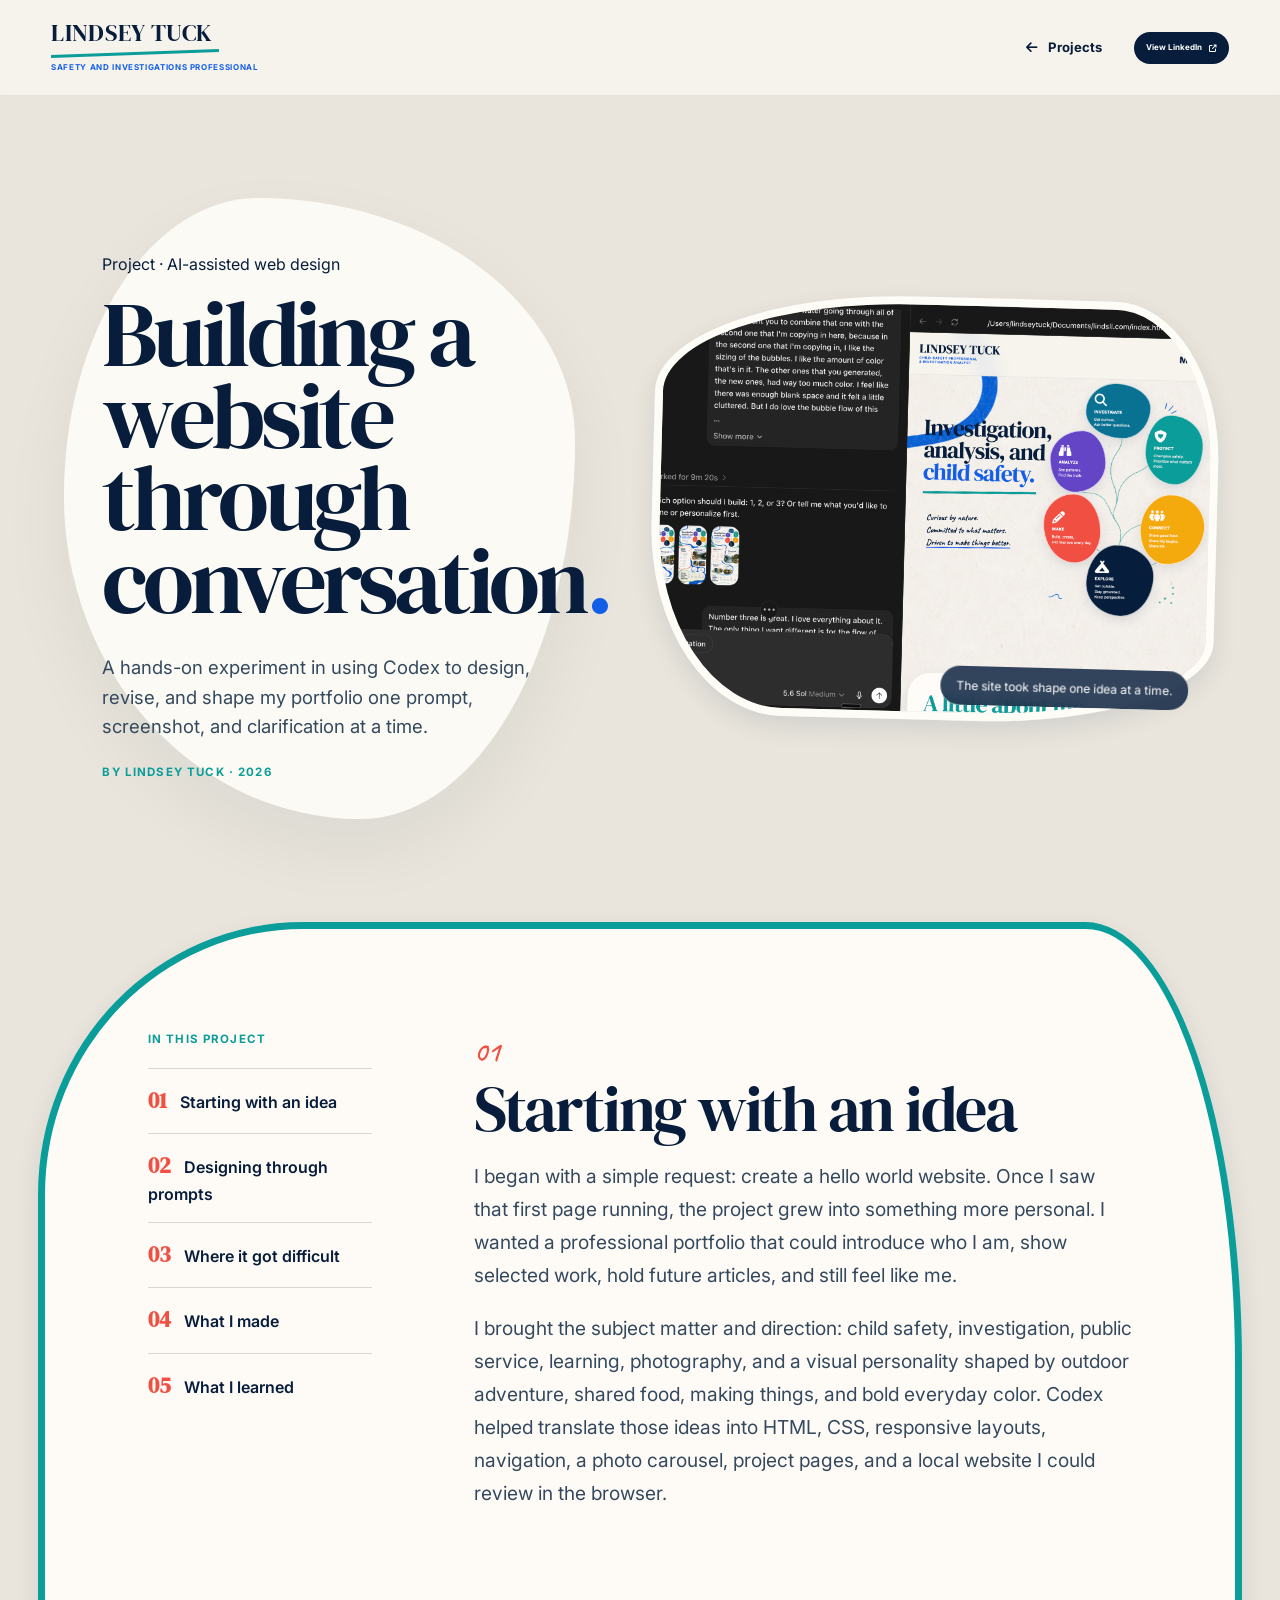
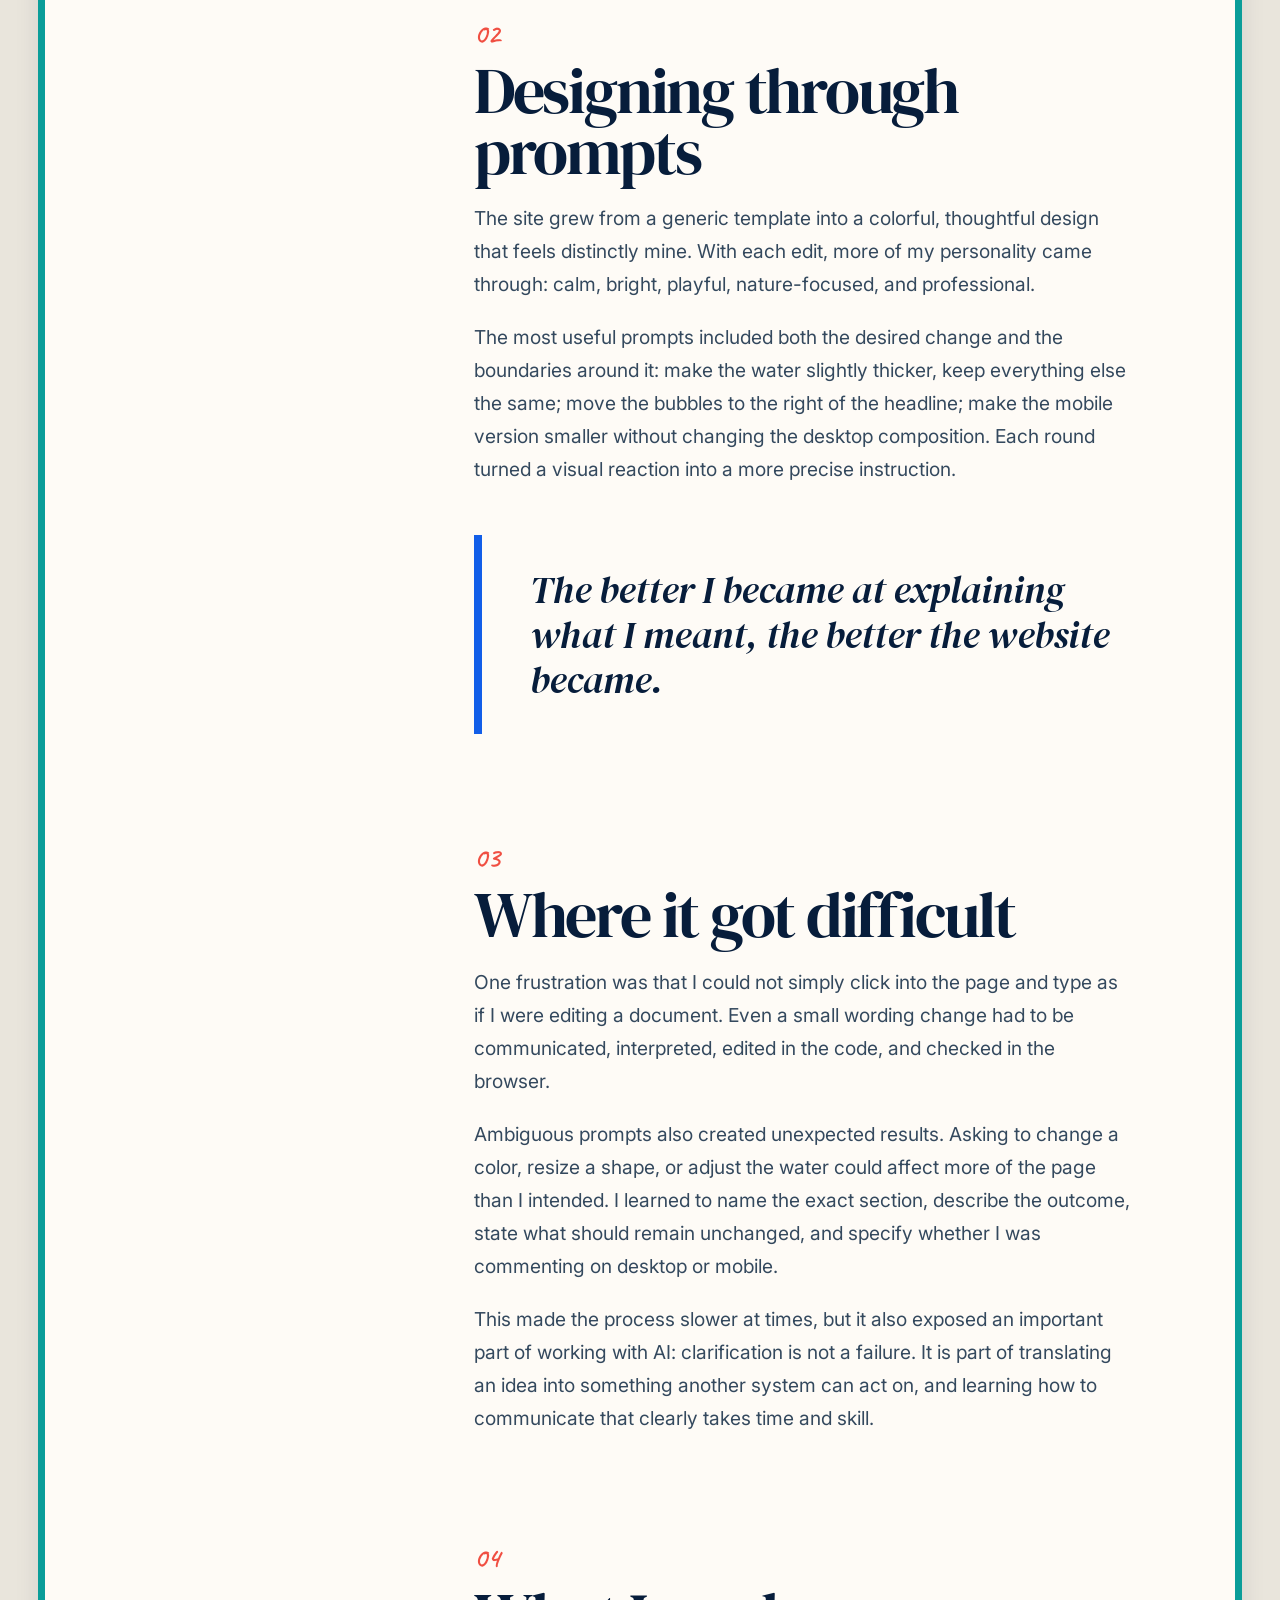
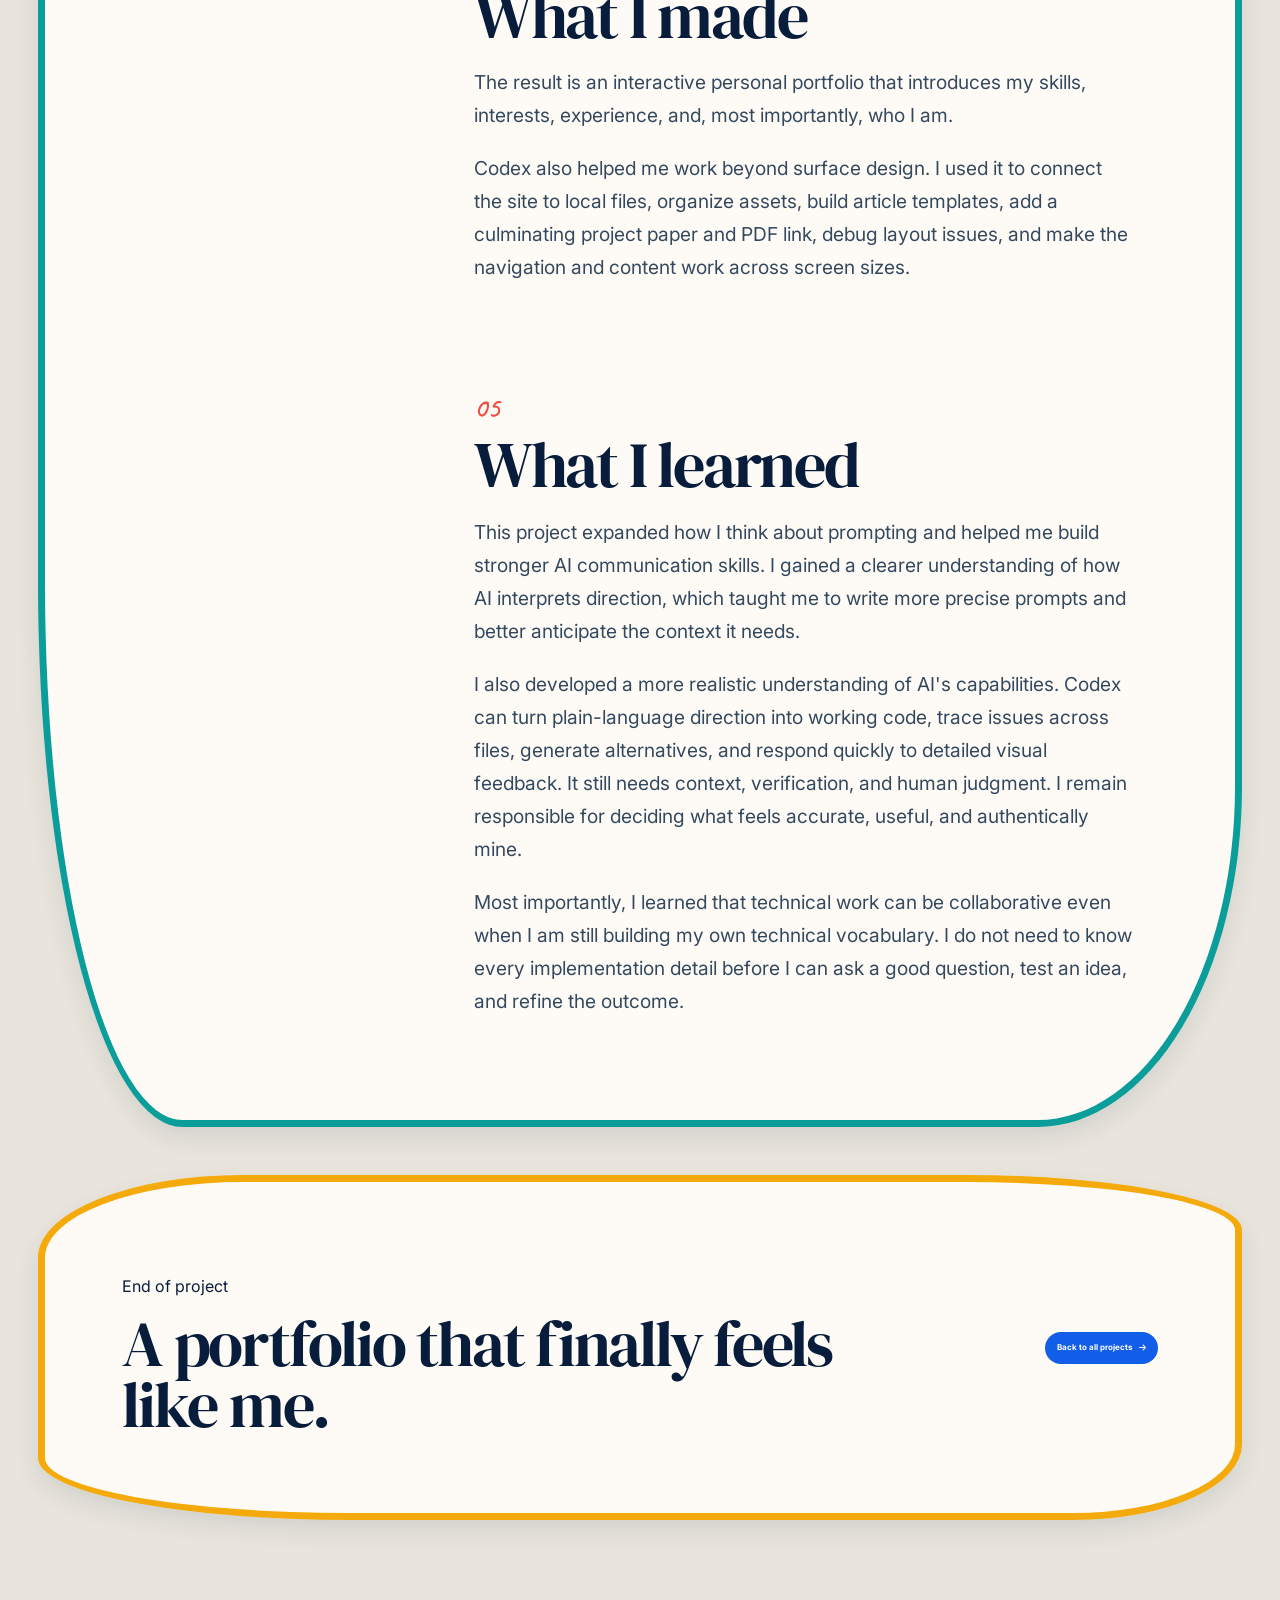
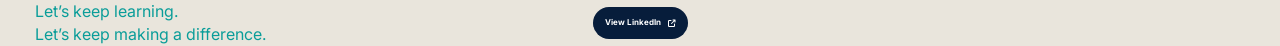
<file: articles/example-project.html>
<!doctype html>
<html lang="en">
  <head>
    <!-- Google tag (gtag.js) -->
    <script async src="https://www.googletagmanager.com/gtag/js?id=G-1LBFBFS69Z"></script>
    <script>
      window.dataLayer = window.dataLayer || [];
      function gtag(){dataLayer.push(arguments);}
      gtag('js', new Date());
      gtag('config', 'G-1LBFBFS69Z');
    </script>
    <meta charset="UTF-8" />
    <meta name="viewport" content="width=device-width, initial-scale=1.0" />
    <meta
      name="description"
      content="How Lindsey Tuck used Codex and iterative prompting to design, build, and refine a personal portfolio website."
    />
    <meta name="theme-color" content="#f7f4ed" />
    <title>Building My Portfolio With Codex | Lindsey Tuck</title>
    <link rel="canonical" href="https://lindseytuck.com/articles/example-project.html" />
    <meta property="og:type" content="article" />
    <meta property="og:site_name" content="Lindsey Tuck" />
    <meta property="og:title" content="Building a Website Through Conversation | Lindsey Tuck" />
    <meta property="og:description" content="How Lindsey Tuck used Codex and iterative prompting to design, build, and refine a personal portfolio website." />
    <meta property="og:url" content="https://lindseytuck.com/articles/example-project.html" />
    <meta property="og:image" content="https://lindseytuck.com/assets/portfolio-codex-social-20261015.jpg" />
    <meta property="og:image:type" content="image/jpeg" />
    <meta property="og:image:width" content="1200" />
    <meta property="og:image:height" content="630" />
    <meta property="og:image:alt" content="Preview of Lindsey Tuck’s AI-assisted portfolio website project" />
    <meta name="twitter:card" content="summary_large_image" />
    <meta name="twitter:title" content="Building a Website Through Conversation | Lindsey Tuck" />
    <meta name="twitter:description" content="How Lindsey Tuck used Codex and iterative prompting to design, build, and refine a personal portfolio website." />
    <meta name="twitter:image" content="https://lindseytuck.com/assets/portfolio-codex-social-20261015.jpg" />
    <meta name="twitter:image:alt" content="Preview of Lindsey Tuck’s AI-assisted portfolio website project" />
    <link rel="icon" href="../assets/favicon.svg" type="image/svg+xml" />
    <link rel="preconnect" href="https://fonts.googleapis.com" />
    <link rel="preconnect" href="https://fonts.gstatic.com" crossorigin />
    <link
      href="https://fonts.googleapis.com/css2?family=Caveat:wght@500;600&family=DM+Serif+Display:ital@0;1&family=Inter:wght@400;500;600;700&display=swap"
      rel="stylesheet"
    />
    <link
      rel="stylesheet"
      href="https://cdnjs.cloudflare.com/ajax/libs/font-awesome/6.7.2/css/all.min.css"
    />
    <link rel="stylesheet" href="../styles.css" />
    <link rel="stylesheet" href="../article.css" />
  </head>
  <body class="article-page portfolio-project-page">
    <a class="skip-link" href="#article-content">Skip to article</a>

    <header class="article-header">
      <a class="brand" href="../index.html" aria-label="Lindsey Tuck, home">
        <span class="brand__name">Lindsey Tuck</span>
        <span class="brand__role">Safety and Investigations Professional</span>
      </a>
      <nav aria-label="Article navigation">
        <a class="article-back-link" href="../index.html#projects">
          <i class="fa-solid fa-arrow-left" aria-hidden="true"></i>
          Projects
        </a>
        <a
          class="linkedin-button"
          href="https://www.linkedin.com/in/lindsey-tuck"
          target="_blank"
          rel="noreferrer"
        >
          View LinkedIn
          <i class="fa-solid fa-arrow-up-right-from-square" aria-hidden="true"></i>
        </a>
      </nav>
    </header>

    <main id="article-content" class="article-shell">
      <article>
        <header class="article-hero">
          <div class="article-hero__copy">
            <p class="eyebrow">Project · AI-assisted web design</p>
            <h1>Building a website through conversation<span>.</span></h1>
            <p class="article-deck">
              A hands-on experiment in using Codex to design, revise, and shape my
              portfolio one prompt, screenshot, and clarification at a time.
            </p>
            <p class="article-byline">By Lindsey Tuck · 2026</p>
          </div>

          <figure class="article-hero__figure">
          <img
            src="../assets/ai-assisted-website-build.png"
            alt="Codex chat beside the evolving Lindsey Tuck portfolio homepage during the website design process."
            />
            <figcaption>
              The site took shape one idea at a time.
            </figcaption>
          </figure>
        </header>

        <div class="article-layout">
          <aside class="article-outline" aria-label="Article outline">
            <p>In this project</p>
            <ol>
              <li><a href="#idea">Starting with an idea</a></li>
              <li><a href="#prompts">Designing through prompts</a></li>
              <li><a href="#friction">Where it got difficult</a></li>
              <li><a href="#made">What I made</a></li>
              <li><a href="#learned">What I learned</a></li>
            </ol>
          </aside>

          <div class="article-body">
            <section id="idea">
              <p class="section-number">01</p>
              <h2>Starting with an idea</h2>
              <p>
                I began with a simple request: create a hello world website. Once I
                saw that first page running, the project grew into something more
                personal. I wanted a professional portfolio that could introduce
                who I am, show selected work, hold future articles, and still feel
                like me.
              </p>
              <p>
                I brought the subject matter and direction: child safety,
                investigation, public service, learning, photography, and a visual
                personality shaped by outdoor adventure, shared food, making
                things, and bold everyday color. Codex helped translate those ideas
                into HTML, CSS, responsive layouts, navigation, a photo carousel,
                project pages, and a local website I could review in the browser.
              </p>
            </section>

            <section id="prompts">
              <p class="section-number">02</p>
              <h2>Designing through prompts</h2>
              <p>
                The site grew from a generic template into a colorful, thoughtful
                design that feels distinctly mine. With each edit, more of my
                personality came through: calm, bright, playful, nature-focused,
                and professional.
              </p>
              <p>
                The most useful prompts included both the desired change and the
                boundaries around it: make the water slightly thicker, keep
                everything else the same; move the bubbles to the right of the
                headline; make the mobile version smaller without changing the
                desktop composition. Each round turned a visual reaction into a
                more precise instruction.
              </p>
              <blockquote>
                The better I became at explaining what I meant, the better the
                website became.
              </blockquote>
            </section>

            <section id="friction">
              <p class="section-number">03</p>
              <h2>Where it got difficult</h2>
              <p>
                One frustration was that I could not simply click into the page and
                type as if I were editing a document. Even a small wording change
                had to be communicated, interpreted, edited in the code, and
                checked in the browser.
              </p>
              <p>
                Ambiguous prompts also created unexpected results. Asking to change
                a color, resize a shape, or adjust the water could affect more of
                the page than I intended. I learned to name the exact section,
                describe the outcome, state what should remain unchanged, and
                specify whether I was commenting on desktop or mobile.
              </p>
              <p>
                This made the process slower at times, but it also exposed an
                important part of working with AI: clarification is not a failure.
                It is part of translating an idea into something another system can
                act on, and learning how to communicate that clearly takes time and
                skill.
              </p>
            </section>

            <section id="made">
              <p class="section-number">04</p>
              <h2>What I made</h2>
              <p>
                The result is an interactive personal portfolio that introduces my
                skills, interests, experience, and, most importantly, who I am.
              </p>
              <p>
                Codex also helped me work beyond surface design. I used it to
                connect the site to local files, organize assets, build article
                templates, add a culminating project paper and PDF link, debug
                layout issues, and make the navigation and content work across
                screen sizes.
              </p>
            </section>

            <section id="learned">
              <p class="section-number">05</p>
              <h2>What I learned</h2>
              <p>
                This project expanded how I think about prompting and helped me
                build stronger AI communication skills. I gained a clearer
                understanding of how AI interprets direction, which taught me to
                write more precise prompts and better anticipate the context it
                needs.
              </p>
              <p>
                I also developed a more realistic understanding of AI's
                capabilities. Codex can turn plain-language direction into working
                code, trace issues across files, generate alternatives, and respond
                quickly to detailed visual feedback. It still needs context,
                verification, and human judgment. I remain responsible for deciding
                what feels accurate, useful, and authentically mine.
              </p>
              <p>
                Most importantly, I learned that technical work can be
                collaborative even when I am still building my own technical
                vocabulary. I do not need to know every implementation detail
                before I can ask a good question, test an idea, and refine the
                outcome.
              </p>
            </section>
          </div>
        </div>

        <footer class="article-footer">
          <div>
            <p class="eyebrow">End of project</p>
            <h2>A portfolio that finally feels like me.</h2>
          </div>
          <a class="linkedin-button article-footer__button" href="../index.html#projects">
            Back to all projects
            <i class="fa-solid fa-arrow-right" aria-hidden="true"></i>
          </a>
        </footer>
      </article>
    </main>

    <footer class="site-footer article-site-footer">
      <p class="site-footer__note">
        Let’s keep learning.<br />
        Let’s keep making a difference.
      </p>
      <nav aria-label="Footer navigation">
        <a href="../index.html">Home</a>
        <a href="../index.html#projects">Projects</a>
        <a href="../index.html#photography">Photography</a>
        <a href="../index.html#learning">Learning</a>
        <a href="../privacy.html">Privacy</a>
      </nav>
      <a
        class="linkedin-button"
        href="https://www.linkedin.com/in/lindsey-tuck"
        target="_blank"
        rel="noreferrer"
      >
        View LinkedIn
        <i class="fa-solid fa-arrow-up-right-from-square" aria-hidden="true"></i>
      </a>
    </footer>
  </body>
</html>
</file>
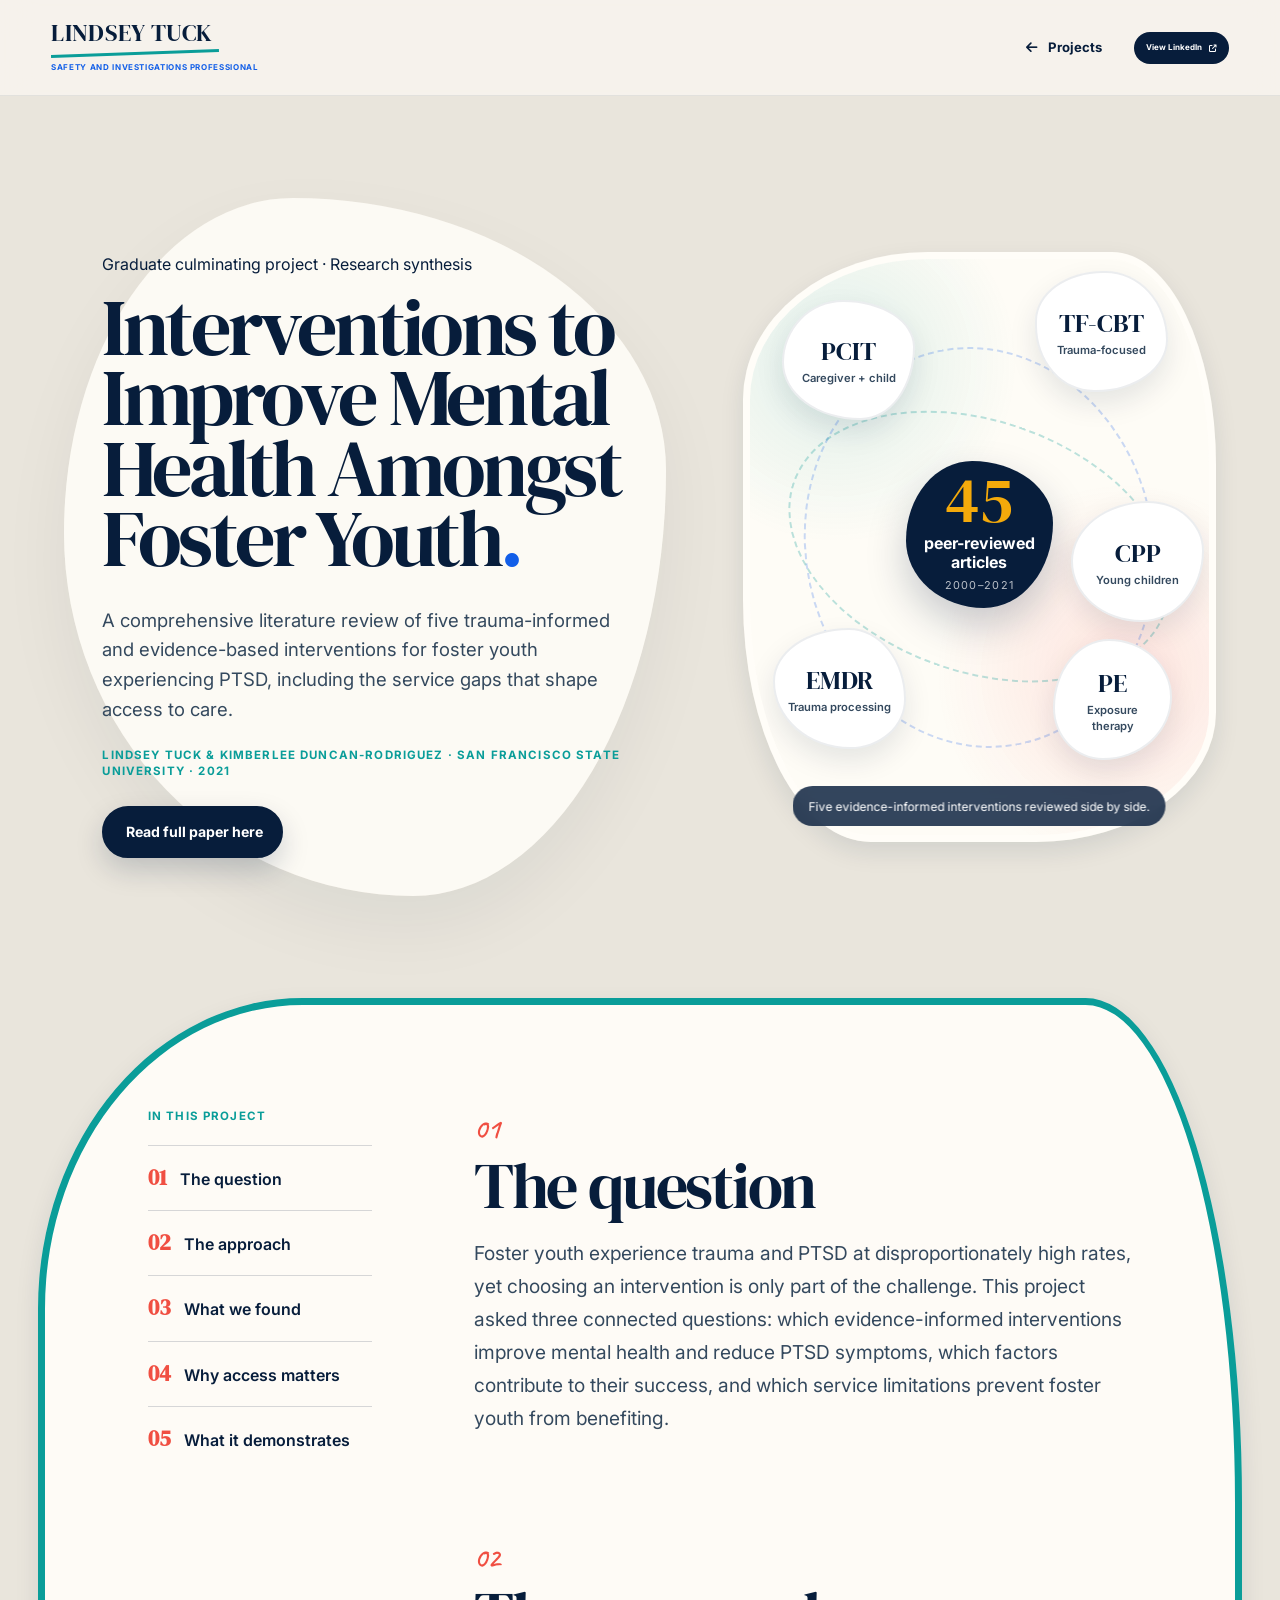
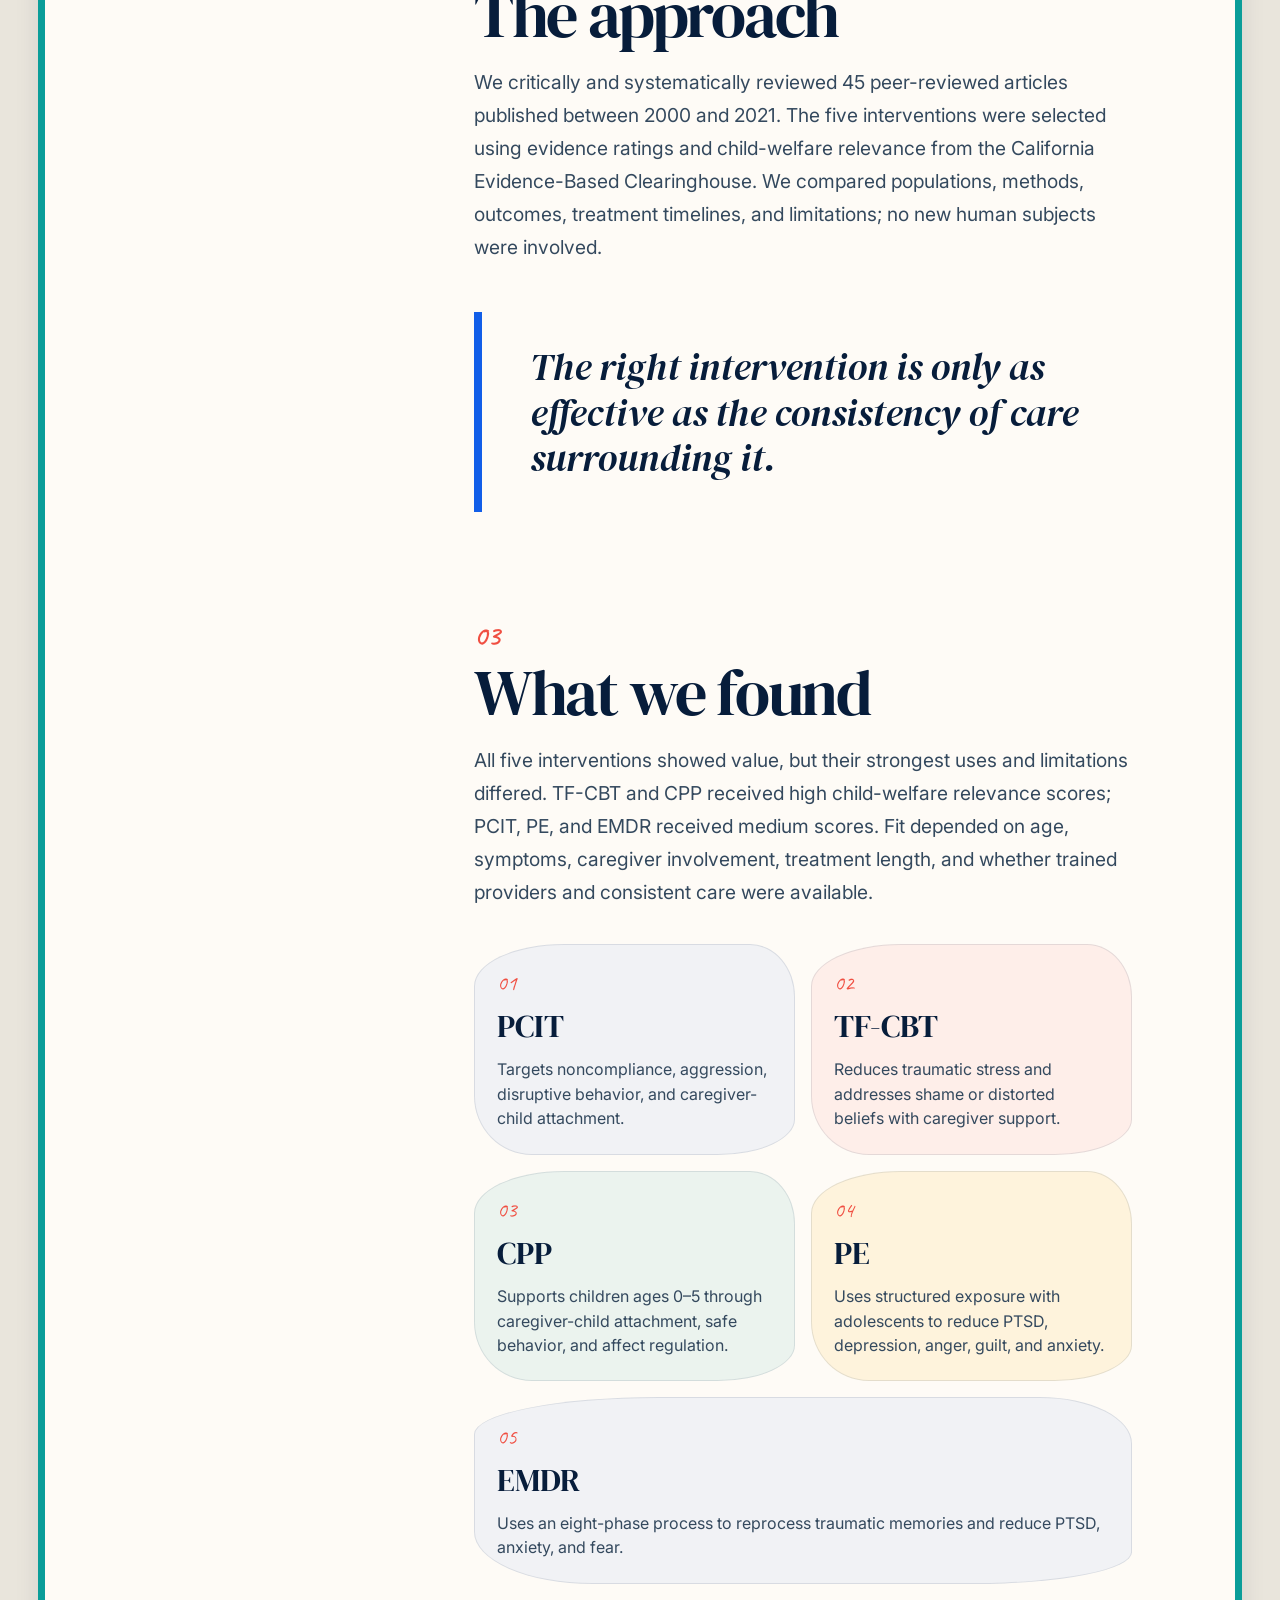
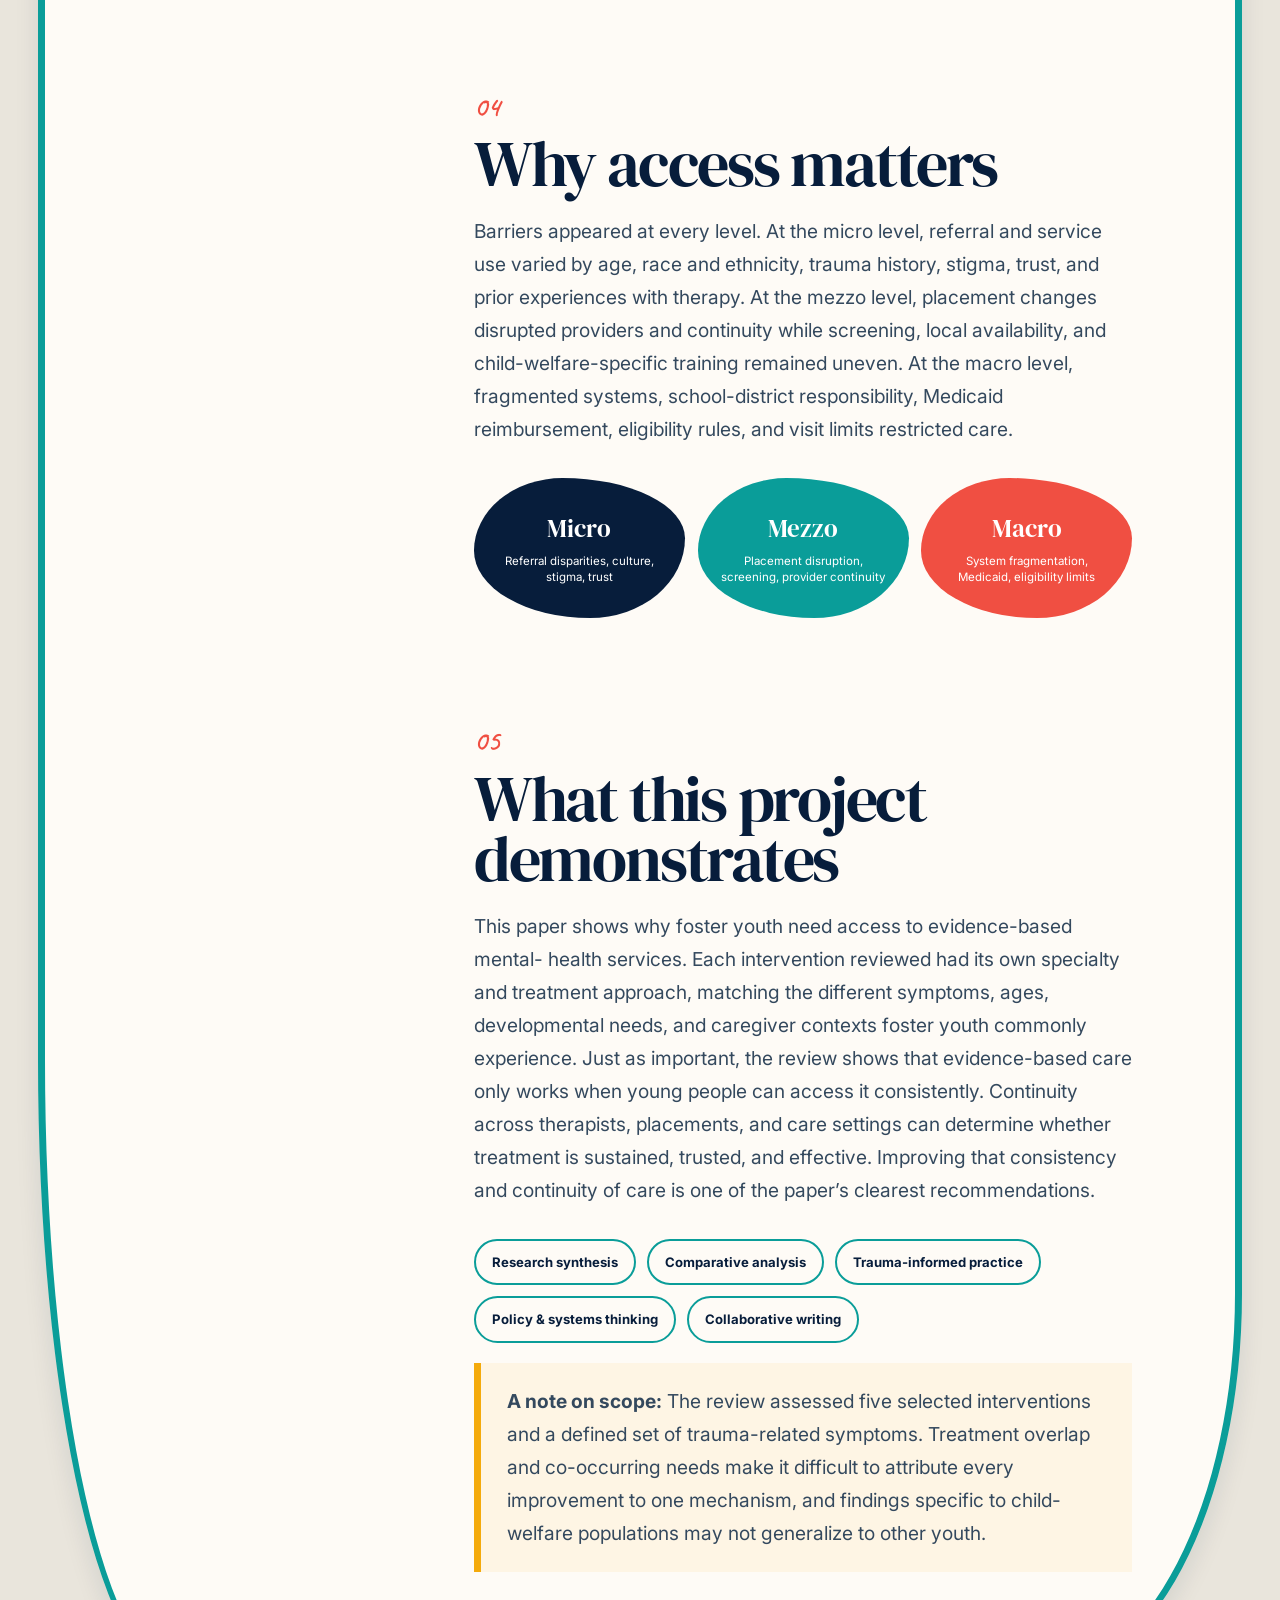
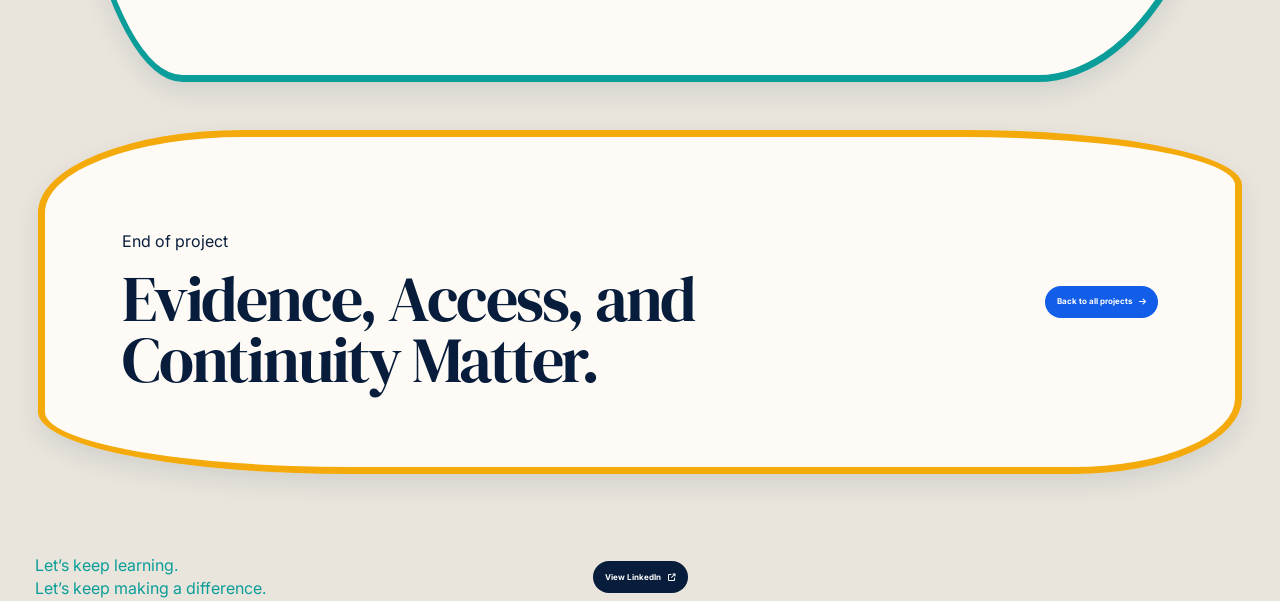
<file: articles/foster-youth-mental-health-capstone.html>
<!doctype html>
<html lang="en">
  <head>
    <!-- Google tag (gtag.js) -->
    <script async src="https://www.googletagmanager.com/gtag/js?id=G-1LBFBFS69Z"></script>
    <script>
      window.dataLayer = window.dataLayer || [];
      function gtag(){dataLayer.push(arguments);}
      gtag('js', new Date());
      gtag('config', 'G-1LBFBFS69Z');
    </script>
    <meta charset="UTF-8" />
    <meta name="viewport" content="width=device-width, initial-scale=1.0" />
    <meta
      name="description"
      content="Lindsey Tuck's culminating project reviewing interventions to improve mental health amongst foster youth."
    />
    <meta name="theme-color" content="#f7f4ed" />
    <title>Foster Youth Mental Health Culminating Project | Lindsey Tuck</title>
    <link rel="canonical" href="https://lindseytuck.com/articles/foster-youth-mental-health-capstone.html" />
    <meta property="og:type" content="article" />
    <meta property="og:site_name" content="Lindsey Tuck" />
    <meta property="og:title" content="Interventions to Improve Mental Health Amongst Foster Youth | Lindsey Tuck" />
    <meta property="og:description" content="A comprehensive literature review of trauma-informed and evidence-based mental-health interventions for foster youth." />
    <meta property="og:url" content="https://lindseytuck.com/articles/foster-youth-mental-health-capstone.html" />
    <meta property="og:image" content="https://lindseytuck.com/assets/foster-youth-mental-health-social-20261015.jpg" />
    <meta property="og:image:type" content="image/jpeg" />
    <meta property="og:image:width" content="1200" />
    <meta property="og:image:height" content="630" />
    <meta property="og:image:alt" content="Preview of Lindsey Tuck’s foster-youth mental-health research project" />
    <meta name="twitter:card" content="summary_large_image" />
    <meta name="twitter:title" content="Interventions to Improve Mental Health Amongst Foster Youth | Lindsey Tuck" />
    <meta name="twitter:description" content="A literature review of trauma-informed and evidence-based mental-health interventions for foster youth." />
    <meta name="twitter:image" content="https://lindseytuck.com/assets/foster-youth-mental-health-social-20261015.jpg" />
    <meta name="twitter:image:alt" content="Preview of Lindsey Tuck’s foster-youth mental-health research project" />
    <link rel="icon" href="../assets/favicon.svg" type="image/svg+xml" />
    <link rel="preconnect" href="https://fonts.googleapis.com" />
    <link rel="preconnect" href="https://fonts.gstatic.com" crossorigin />
    <link
      href="https://fonts.googleapis.com/css2?family=Caveat:wght@500;600&family=DM+Serif+Display:ital@0;1&family=Inter:wght@400;500;600;700&display=swap"
      rel="stylesheet"
    />
    <link
      rel="stylesheet"
      href="https://cdnjs.cloudflare.com/ajax/libs/font-awesome/6.7.2/css/all.min.css"
    />
    <link rel="stylesheet" href="../styles.css?v=20260805-2" />
    <link rel="stylesheet" href="../article.css?v=20260810-5" />
  </head>
  <body class="article-page capstone-page">
    <a class="skip-link" href="#article-content">Skip to article</a>

    <header class="article-header">
      <a class="brand" href="../index.html" aria-label="Lindsey Tuck, home">
        <span class="brand__name">Lindsey Tuck</span>
        <span class="brand__role">Safety and Investigations Professional</span>
      </a>
      <nav aria-label="Article navigation">
        <a class="article-back-link" href="../index.html#projects">
          <i class="fa-solid fa-arrow-left" aria-hidden="true"></i>
          Projects
        </a>
        <a
          class="linkedin-button"
          href="https://www.linkedin.com/in/lindsey-tuck"
          target="_blank"
          rel="noreferrer"
        >
          View LinkedIn
          <i class="fa-solid fa-arrow-up-right-from-square" aria-hidden="true"></i>
        </a>
      </nav>
    </header>

    <main id="article-content" class="article-shell">
      <article>
        <header class="article-hero article-hero--capstone">
          <div class="article-hero__copy">
            <p class="eyebrow">Graduate culminating project · Research synthesis</p>
            <h1>
              Interventions to Improve Mental Health Amongst Foster Youth<span>.</span>
            </h1>
            <p class="article-deck">
              A comprehensive literature review of five trauma-informed and
              evidence-based interventions for foster youth experiencing PTSD,
              including the service gaps that shape access to care.
            </p>
            <p class="article-byline">
              Lindsey Tuck &amp; Kimberlee Duncan-Rodriguez · San Francisco State
              University · 2021
            </p>
            <div class="article-hero__actions">
              <a
                class="article-paper-link"
                href="../assets/foster-youth-mental-health-culminating-project.pdf"
                target="_blank"
                rel="noopener"
              >
                Read full paper here
              </a>
            </div>
          </div>

          <figure class="article-hero__figure article-hero__figure--capstone">
            <div class="capstone-map" aria-label="Five interventions compared across 45 peer-reviewed articles">
              <div class="capstone-map__center">
                <strong>45</strong>
                <span>peer-reviewed<br />articles</span>
                <small>2000–2021</small>
              </div>
              <div class="capstone-map__node capstone-map__node--pcit">
                <strong>PCIT</strong>
                <span>Caregiver + child</span>
              </div>
              <div class="capstone-map__node capstone-map__node--tfcbt">
                <strong>TF-CBT</strong>
                <span>Trauma-focused</span>
              </div>
              <div class="capstone-map__node capstone-map__node--cpp">
                <strong>CPP</strong>
                <span>Young children</span>
              </div>
              <div class="capstone-map__node capstone-map__node--pea">
                <strong>PE</strong>
                <span>Exposure therapy</span>
              </div>
              <div class="capstone-map__node capstone-map__node--emdr">
                <strong>EMDR</strong>
                <span>Trauma processing</span>
              </div>
            </div>
            <figcaption>Five evidence-informed interventions reviewed side by side.</figcaption>
          </figure>
        </header>

        <div class="article-layout">
          <aside class="article-outline" aria-label="Article outline">
            <p>In this project</p>
            <ol>
              <li><a href="#question">The question</a></li>
              <li><a href="#approach">The approach</a></li>
              <li><a href="#findings">What we found</a></li>
              <li><a href="#access">Why access matters</a></li>
              <li><a href="#demonstrates">What it demonstrates</a></li>
            </ol>
          </aside>

          <div class="article-body">
            <section id="question">
              <p class="section-number">01</p>
              <h2>The question</h2>
              <p>
                Foster youth experience trauma and PTSD at disproportionately high
                rates, yet choosing an intervention is only part of the challenge.
                This project asked three connected questions: which
                evidence-informed interventions improve mental health and reduce
                PTSD symptoms, which factors contribute to their success, and which
                service limitations prevent foster youth from benefiting.
              </p>
            </section>

            <section id="approach">
              <p class="section-number">02</p>
              <h2>The approach</h2>
              <p>
                We critically and systematically reviewed 45 peer-reviewed articles
                published between 2000 and 2021. The five interventions were
                selected using evidence ratings and child-welfare relevance from the
                California Evidence-Based Clearinghouse. We compared populations,
                methods, outcomes, treatment timelines, and limitations; no new human
                subjects were involved.
              </p>
              <blockquote>
                The right intervention is only as effective as the consistency of care
                surrounding it.
              </blockquote>
            </section>

            <section id="findings">
              <p class="section-number">03</p>
              <h2>What we found</h2>
              <p>
                All five interventions showed value, but their strongest uses and
                limitations differed. TF-CBT and CPP received high child-welfare
                relevance scores; PCIT, PE, and EMDR received medium scores. Fit
                depended on age, symptoms, caregiver involvement, treatment length,
                and whether trained providers and consistent care were available.
              </p>

              <div class="capstone-comparison" aria-label="Interventions and their primary strengths">
                <article>
                  <span>01</span>
                  <h3>PCIT</h3>
                  <p>Targets noncompliance, aggression, disruptive behavior, and caregiver-child attachment.</p>
                </article>
                <article>
                  <span>02</span>
                  <h3>TF-CBT</h3>
                  <p>Reduces traumatic stress and addresses shame or distorted beliefs with caregiver support.</p>
                </article>
                <article>
                  <span>03</span>
                  <h3>CPP</h3>
                  <p>Supports children ages 0–5 through caregiver-child attachment, safe behavior, and affect regulation.</p>
                </article>
                <article>
                  <span>04</span>
                  <h3>PE</h3>
                  <p>Uses structured exposure with adolescents to reduce PTSD, depression, anger, guilt, and anxiety.</p>
                </article>
                <article>
                  <span>05</span>
                  <h3>EMDR</h3>
                  <p>Uses an eight-phase process to reprocess traumatic memories and reduce PTSD, anxiety, and fear.</p>
                </article>
              </div>
            </section>

            <section id="access">
              <p class="section-number">04</p>
              <h2>Why access matters</h2>
              <p>
                Barriers appeared at every level. At the micro level, referral and
                service use varied by age, race and ethnicity, trauma history,
                stigma, trust, and prior experiences with therapy. At the mezzo level,
                placement changes disrupted providers and continuity while screening,
                local availability, and child-welfare-specific training remained
                uneven. At the macro level, fragmented systems, school-district
                responsibility, Medicaid reimbursement, eligibility rules, and visit
                limits restricted care.
              </p>
              <div class="capstone-levels" aria-label="Levels of access barriers">
                <div><strong>Micro</strong><span>Referral disparities, culture, stigma, trust</span></div>
                <div><strong>Mezzo</strong><span>Placement disruption, screening, provider continuity</span></div>
                <div><strong>Macro</strong><span>System fragmentation, Medicaid, eligibility limits</span></div>
              </div>
            </section>

            <section id="demonstrates">
              <p class="section-number">05</p>
              <h2>What this project demonstrates</h2>
              <p>
                This paper shows why foster youth need access to evidence-based mental-
                health services. Each intervention reviewed had its own specialty and
                treatment approach, matching the different symptoms, ages,
                developmental needs, and caregiver contexts foster youth commonly
                experience. Just as important, the review shows that evidence-based
                care only works when young people can access it consistently. Continuity
                across therapists, placements, and care settings can determine whether
                treatment is sustained, trusted, and effective. Improving that
                consistency and continuity of care is one of the paper’s clearest
                recommendations.
              </p>
              <ul class="capstone-skills" aria-label="Skills demonstrated">
                <li>Research synthesis</li>
                <li>Comparative analysis</li>
                <li>Trauma-informed practice</li>
                <li>Policy &amp; systems thinking</li>
                <li>Collaborative writing</li>
              </ul>
              <p class="capstone-note">
                <strong>A note on scope:</strong> The review assessed five selected
                interventions and a defined set of trauma-related symptoms. Treatment
                overlap and co-occurring needs make it difficult to attribute every
                improvement to one mechanism, and findings specific to child-welfare
                populations may not generalize to other youth.
              </p>
            </section>
          </div>
        </div>

        <footer class="article-footer">
          <div>
            <p class="eyebrow">End of project</p>
            <h2>Evidence, Access, and Continuity Matter.</h2>
          </div>
          <a class="linkedin-button article-footer__button" href="../index.html#projects">
            Back to all projects
            <i class="fa-solid fa-arrow-right" aria-hidden="true"></i>
          </a>
        </footer>
      </article>
    </main>

    <footer class="site-footer article-site-footer">
      <p class="site-footer__note">
        Let’s keep learning.<br />
        Let’s keep making a difference.
      </p>
      <nav aria-label="Footer navigation">
        <a href="../index.html">Home</a>
        <a href="../index.html#projects">Projects</a>
        <a href="../index.html#photography">Photography</a>
        <a href="../index.html#learning">Learning</a>
        <a href="../privacy.html">Privacy</a>
      </nav>
      <a
        class="linkedin-button"
        href="https://www.linkedin.com/in/lindsey-tuck"
        target="_blank"
        rel="noreferrer"
      >
        View LinkedIn
        <i class="fa-solid fa-arrow-up-right-from-square" aria-hidden="true"></i>
      </a>
    </footer>
  </body>
</html>
</file>
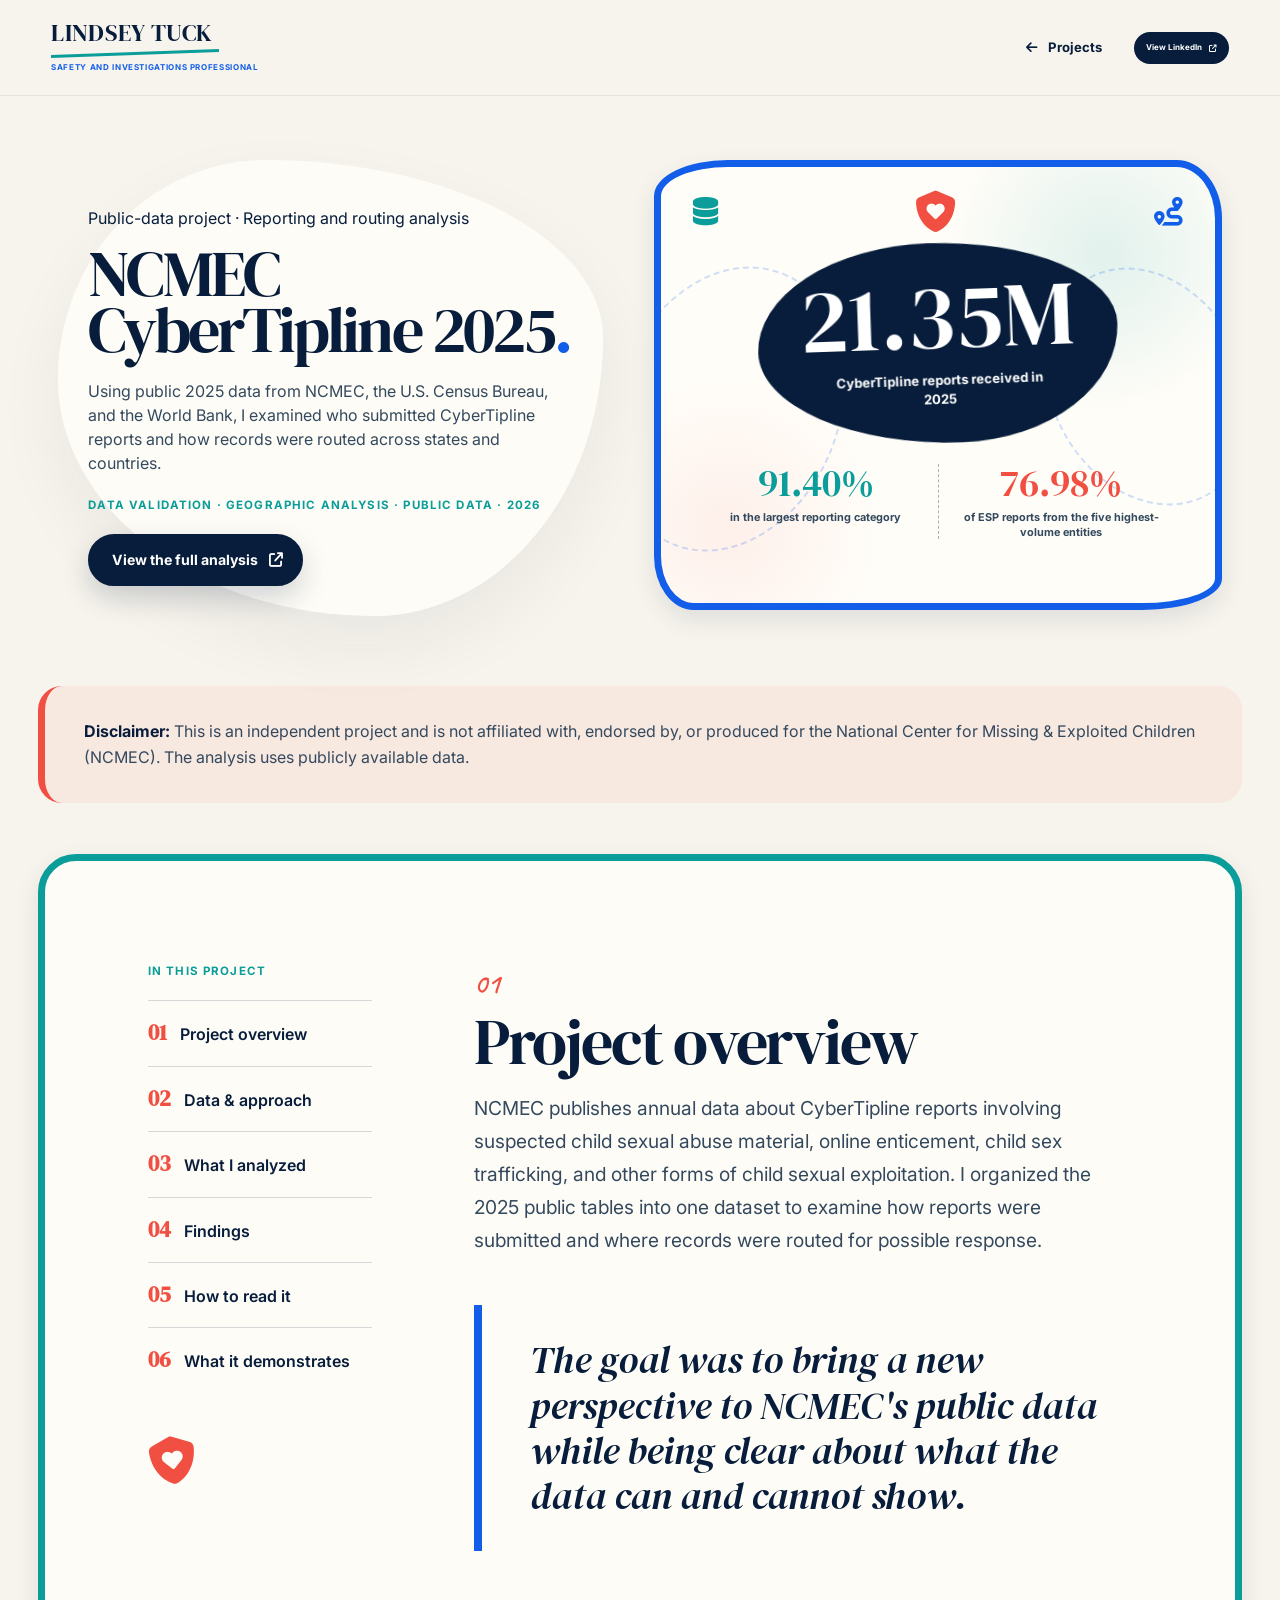
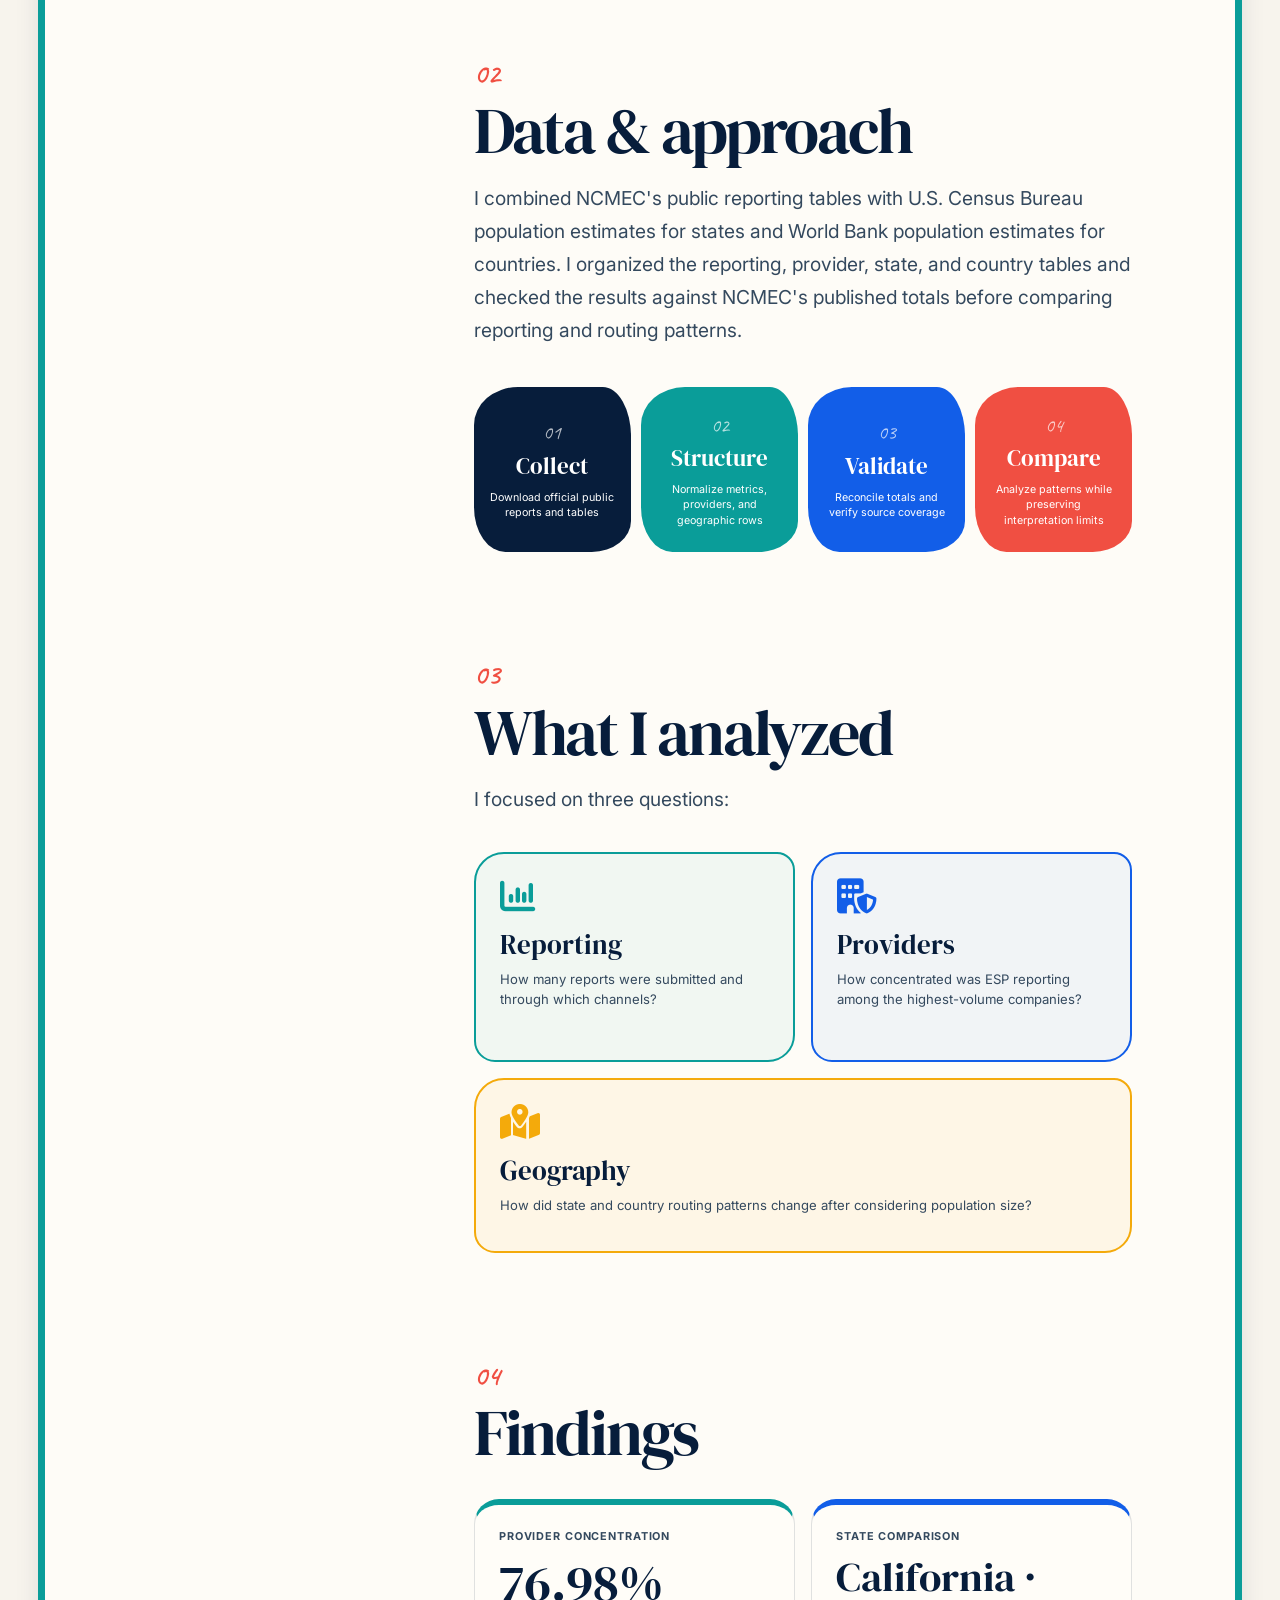
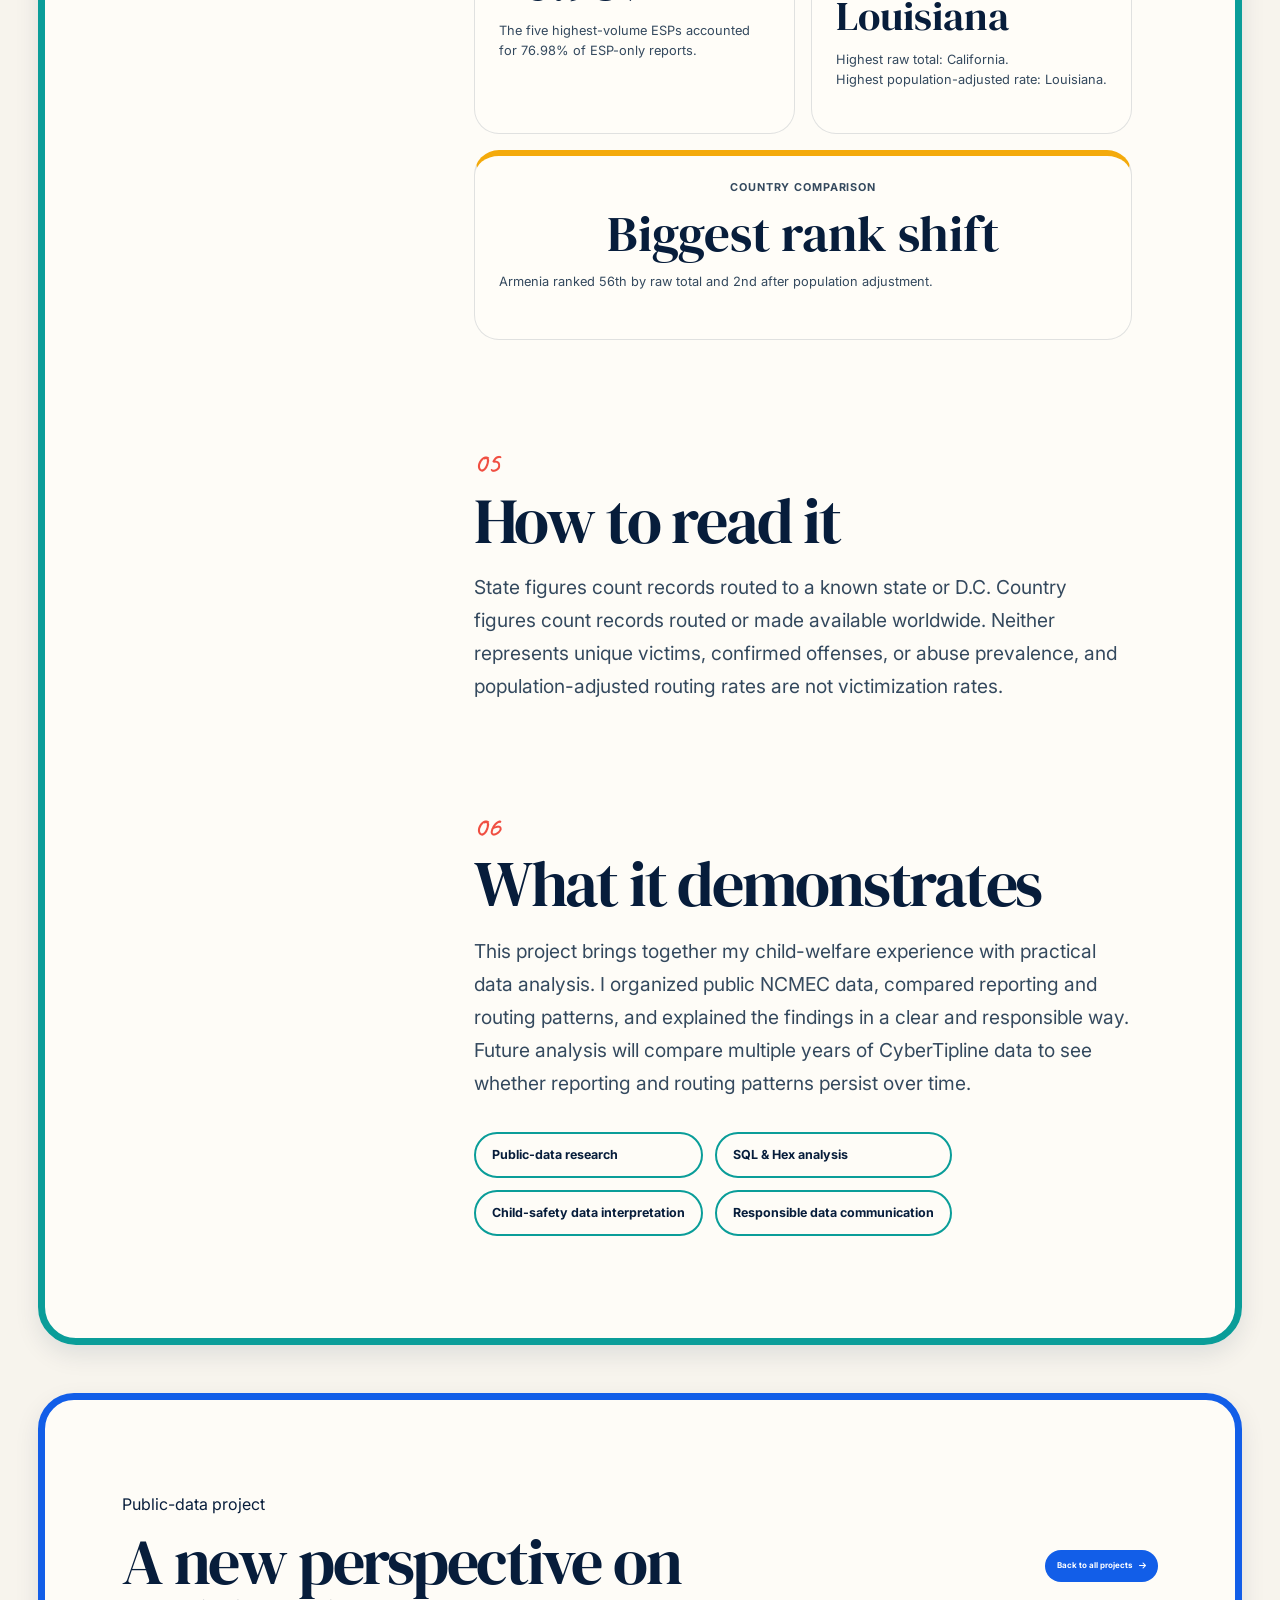
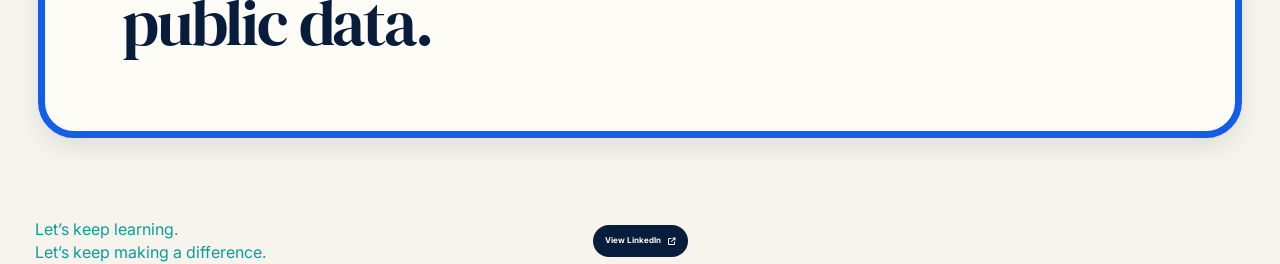
<file: articles/ncmec-cybertipline-2025.html>
<!doctype html>
<html lang="en">
  <head>
    <!-- Google tag (gtag.js) -->
    <script async src="https://www.googletagmanager.com/gtag/js?id=G-1LBFBFS69Z"></script>
    <script>
      window.dataLayer = window.dataLayer || [];
      function gtag(){dataLayer.push(arguments);}
      gtag('js', new Date());
      gtag('config', 'G-1LBFBFS69Z');
    </script>
    <meta charset="UTF-8" />
    <meta name="viewport" content="width=device-width, initial-scale=1.0" />
    <meta
      name="description"
      content="Lindsey Tuck's analysis of 2025 NCMEC CyberTipline reporting, provider concentration, and state- and country-level routing patterns."
    />
    <meta name="robots" content="index, follow" />
    <meta name="theme-color" content="#f7f4ed" />
    <title>NCMEC CyberTipline 2025 Data Project | Lindsey Tuck</title>
    <link rel="canonical" href="https://lindseytuck.com/articles/ncmec-cybertipline-2025.html" />
    <meta property="og:type" content="article" />
    <meta property="og:site_name" content="Lindsey Tuck" />
    <meta property="og:title" content="NCMEC CyberTipline 2025 Data Project | Lindsey Tuck" />
    <meta property="og:description" content="A public-data project examining CyberTipline reporting volume, provider concentration, and state- and country-level routing patterns." />
    <meta property="og:url" content="https://lindseytuck.com/articles/ncmec-cybertipline-2025.html" />
    <meta property="og:image" content="https://lindseytuck.com/assets/ncmec-cybertipline-2025-social-v6.jpg" />
    <meta property="og:image:type" content="image/jpeg" />
    <meta property="og:image:width" content="1200" />
    <meta property="og:image:height" content="630" />
    <meta property="og:image:alt" content="Preview of Lindsey Tuck's NCMEC CyberTipline 2025 public-data project" />
    <meta name="twitter:card" content="summary_large_image" />
    <meta name="twitter:title" content="NCMEC CyberTipline 2025 Data Project | Lindsey Tuck" />
    <meta name="twitter:description" content="A public-data project examining CyberTipline reporting volume, provider concentration, and state- and country-level routing patterns." />
    <meta name="twitter:image" content="https://lindseytuck.com/assets/ncmec-cybertipline-2025-social-v6.jpg" />
    <meta name="twitter:image:alt" content="Preview of Lindsey Tuck's NCMEC CyberTipline 2025 public-data project" />
    <link rel="icon" href="../assets/favicon.svg" type="image/svg+xml" />
    <link rel="preconnect" href="https://fonts.googleapis.com" />
    <link rel="preconnect" href="https://fonts.gstatic.com" crossorigin />
    <link
      href="https://fonts.googleapis.com/css2?family=Caveat:wght@500;600&amp;family=DM+Serif+Display:ital@0;1&amp;family=Inter:wght@400;500;600;700&amp;display=swap"
      rel="stylesheet"
    />
    <link
      rel="stylesheet"
      href="https://cdnjs.cloudflare.com/ajax/libs/font-awesome/6.7.2/css/all.min.css"
      referrerpolicy="no-referrer"
    />
    <link rel="stylesheet" href="../styles.css?v=20260928-2" />
    <link rel="stylesheet" href="../article.css?v=20260810-5" />
    <link rel="stylesheet" href="../ncmec.css?v=20261003-1" />
  </head>
  <body class="article-page ncmec-page">
    <a class="skip-link" href="#article-content">Skip to project</a>

    <header class="article-header">
      <a class="brand" href="../index.html" aria-label="Lindsey Tuck, home">
        <span class="brand__name">Lindsey Tuck</span>
        <span class="brand__role">Safety and Investigations Professional</span>
      </a>
      <nav aria-label="Project navigation">
        <a class="article-back-link" href="../projects.html">
          <i class="fa-solid fa-arrow-left" aria-hidden="true"></i>
          Projects
        </a>
        <a
          class="linkedin-button"
          href="https://www.linkedin.com/in/lindsey-tuck"
          target="_blank"
          rel="noreferrer"
        >
          View LinkedIn
          <i class="fa-solid fa-arrow-up-right-from-square" aria-hidden="true"></i>
        </a>
      </nav>
    </header>

    <main id="article-content" class="article-shell">
      <article>
        <header class="article-hero article-hero--ncmec">
          <div class="article-hero__copy">
            <p class="eyebrow">Public-data project · Reporting and routing analysis</p>
            <h1>NCMEC CyberTipline 2025<span>.</span></h1>
            <p class="article-deck">
              Using public 2025 data from NCMEC, the U.S. Census Bureau, and the
              World Bank, I examined who submitted CyberTipline reports and how
              records were routed across states and countries.
            </p>
            <p class="article-byline">Data validation · Geographic analysis · Public data · 2026</p>
            <div class="article-hero__actions">
              <a
                class="article-paper-link"
                href="https://app.hex.tech/019fa5ee-2a6e-74b8-8ef4-927ae59170bd/app/NCMEC-CyberTipline-2025-Reporting-Patterns-ESP-Concentration-and-Geographic-Routing-034TVgAWXW4BjeK8WmdrFB/latest"
                target="_blank"
                rel="noopener noreferrer"
              >
                View the full analysis
                <i class="fa-solid fa-arrow-up-right-from-square" aria-hidden="true"></i>
              </a>
            </div>
          </div>

          <figure class="article-hero__figure article-hero__figure--ncmec">
            <div class="ncmec-snapshot" aria-label="Project summary: 21.35 million reports received, 91.40 percent in the largest reporting category, and 76.98 percent of ESP reports submitted by the five highest-volume entities">
              <div class="ncmec-snapshot__marks" aria-hidden="true">
                <i class="fa-solid fa-database"></i>
                <i class="fa-solid fa-shield-heart"></i>
                <i class="fa-solid fa-route"></i>
              </div>
              <div class="ncmec-snapshot__total">
                <strong>21.35M</strong>
                <span>CyberTipline reports received in 2025</span>
              </div>
              <div class="ncmec-snapshot__stats">
                <div><strong>91.40%</strong><span>in the largest reporting category</span></div>
                <div><strong>76.98%</strong><span>of ESP reports from the five highest-volume entities</span></div>
              </div>
            </div>
          </figure>
        </header>

        <aside class="court-report-note court-report-note--intro" aria-label="Disclaimer">
          <strong>Disclaimer:</strong>
          This is an independent project and is not affiliated with, endorsed by,
          or produced for the National Center for Missing &amp; Exploited Children
          (NCMEC). The analysis uses publicly available data.
        </aside>

        <div class="article-layout ncmec-article-layout">
          <aside class="article-outline" aria-label="Project outline">
            <p>In this project</p>
            <ol>
              <li><a href="#overview">Project overview</a></li>
              <li><a href="#sources">Data &amp; approach</a></li>
              <li><a href="#analysis">What I analyzed</a></li>
              <li><a href="#findings">Findings</a></li>
              <li><a href="#limits">How to read it</a></li>
              <li><a href="#demonstrates">What it demonstrates</a></li>
            </ol>
            <i class="fa-solid fa-shield-heart ncmec-outline-icon" aria-hidden="true"></i>
          </aside>

          <div class="article-body">
            <section id="overview">
              <p class="section-number">01</p>
              <h2>Project overview</h2>
              <p>
                NCMEC publishes annual data about CyberTipline reports involving
                suspected child sexual abuse material, online enticement, child sex
                trafficking, and other forms of child sexual exploitation. I
                organized the 2025 public tables into one dataset to examine how
                reports were submitted and where records were routed for possible
                response.
              </p>
              <blockquote>
                The goal was to bring a new perspective to NCMEC's public data while
                being clear about what the data can and cannot show.
              </blockquote>
            </section>

            <section id="sources">
              <p class="section-number">02</p>
              <h2>Data &amp; approach</h2>
              <p>
                I combined NCMEC's public reporting tables with U.S. Census Bureau
                population estimates for states and World Bank population estimates
                for countries. I organized the reporting, provider, state, and country
                tables and checked the results against NCMEC's published totals before
                comparing reporting and routing patterns.
              </p>
              <div class="ncmec-method" aria-label="Data preparation workflow">
                <div><span>01</span><strong>Collect</strong><small>Download official public reports and tables</small></div>
                <div><span>02</span><strong>Structure</strong><small>Normalize metrics, providers, and geographic rows</small></div>
                <div><span>03</span><strong>Validate</strong><small>Reconcile totals and verify source coverage</small></div>
                <div><span>04</span><strong>Compare</strong><small>Analyze patterns while preserving interpretation limits</small></div>
              </div>
            </section>

            <section id="analysis">
              <p class="section-number">03</p>
              <h2>What I analyzed</h2>
              <p>
                I focused on three questions:
              </p>
              <div class="ncmec-analysis-grid ncmec-analysis-grid--three" aria-label="Three areas of analysis">
                <article>
                  <i class="fa-solid fa-chart-column" aria-hidden="true"></i>
                  <h3>Reporting</h3>
                  <p>How many reports were submitted and through which channels?</p>
                </article>
                <article>
                  <i class="fa-solid fa-building-shield" aria-hidden="true"></i>
                  <h3>Providers</h3>
                  <p>How concentrated was ESP reporting among the highest-volume companies?</p>
                </article>
                <article>
                  <i class="fa-solid fa-map-location-dot" aria-hidden="true"></i>
                  <h3>Geography</h3>
                  <p>How did state and country routing patterns change after considering population size?</p>
                </article>
              </div>
            </section>

            <section id="findings">
              <p class="section-number">04</p>
              <h2>Findings</h2>
              <div class="ncmec-findings ncmec-findings--three" aria-label="Selected findings from the analysis">
                <article>
                  <span>Provider concentration</span>
                  <strong>76.98%</strong>
                  <p>The five highest-volume ESPs accounted for 76.98% of ESP-only reports.</p>
                </article>
                <article>
                  <span>State comparison</span>
                  <strong class="ncmec-findings__shift">California · Louisiana</strong>
                  <p>Highest raw total: California.<br />Highest population-adjusted rate: Louisiana.</p>
                </article>
                <article>
                  <span>Country comparison</span>
                  <strong>Biggest rank shift</strong>
                  <p>Armenia ranked 56th by raw total and 2nd after population adjustment.</p>
                </article>
              </div>
            </section>

            <section id="limits">
              <p class="section-number">05</p>
              <h2>How to read it</h2>
              <p>
                State figures count records routed to a known state or D.C. Country
                figures count records routed or made available worldwide. Neither
                represents unique victims, confirmed offenses, or abuse prevalence,
                and population-adjusted routing rates are not victimization rates.
              </p>
            </section>

            <section id="demonstrates">
              <p class="section-number">06</p>
              <h2>What it demonstrates</h2>
              <p>
                This project brings together my child-welfare experience with
                practical data analysis. I organized public NCMEC data, compared
                reporting and routing patterns, and explained the findings in a clear
                and responsible way. Future analysis will compare multiple years of
                CyberTipline data to see whether reporting and routing patterns persist
                over time.
              </p>
              <ul class="ncmec-skills" aria-label="Skills demonstrated">
                <li>Public-data research</li>
                <li>SQL &amp; Hex analysis</li>
                <li>Child-safety data interpretation</li>
                <li>Responsible data communication</li>
              </ul>
            </section>
          </div>
        </div>

        <footer class="article-footer article-footer--ncmec">
          <div>
            <p class="eyebrow">Public-data project</p>
            <h2>A new perspective on public data.</h2>
          </div>
          <a class="linkedin-button article-footer__button" href="../projects.html">
            Back to all projects
            <i class="fa-solid fa-arrow-right" aria-hidden="true"></i>
          </a>
        </footer>
      </article>
    </main>

    <footer class="site-footer article-site-footer">
      <p class="site-footer__note">Let’s keep learning.<br />Let’s keep making a difference.</p>
      <nav aria-label="Footer navigation">
        <a href="../index.html">Home</a>
        <a href="../projects.html">Projects</a>
        <a href="../index.html#photography">Photography</a>
        <a href="../index.html#learning">Learning</a>
        <a href="../privacy.html">Privacy</a>
      </nav>
      <a class="linkedin-button" href="https://www.linkedin.com/in/lindsey-tuck" target="_blank" rel="noreferrer">
        View LinkedIn <i class="fa-solid fa-arrow-up-right-from-square" aria-hidden="true"></i>
      </a>
    </footer>
  </body>
</html>
</file>
<file: styles.css>
:root {
  --ivory: #f7f4ed;
  --paper: rgba(255, 253, 248, 0.96);
  --ink: #071d3b;
  --muted: #34495e;
  --blue: #125ee8;
  --teal: #0a9d99;
  --green: #27845f;
  --coral: #f04f42;
  --marigold: #f4aa0b;
  --violet: #6444c5;
  --line: rgba(7, 29, 59, 0.16);
  --display: "DM Serif Display", Georgia, serif;
  --sans: "Inter", "Helvetica Neue", sans-serif;
  --hand: "Caveat", "Bradley Hand", cursive;
  --shadow: 0 10px 24px rgba(13, 38, 66, 0.1);
}

* {
  box-sizing: border-box;
}

html {
  scroll-behavior: smooth;
}

body {
  margin: 0;
  background: #e9e5dc;
  color: var(--ink);
  font-family: var(--sans);
  line-height: 1.45;
}

a {
  color: inherit;
  text-decoration-thickness: 1.5px;
  text-underline-offset: 0.28em;
}

button,
a {
  -webkit-tap-highlight-color: transparent;
}

button {
  font: inherit;
}

img {
  display: block;
  max-width: 100%;
}

.skip-link {
  position: fixed;
  top: 0.75rem;
  left: 0.75rem;
  z-index: 1000;
  padding: 0.7rem 1rem;
  background: var(--ink);
  color: white;
  transform: translateY(-160%);
}

.skip-link:focus {
  transform: translateY(0);
}

.portfolio-canvas {
  position: relative;
  width: min(100%, 864px);
  min-height: 2200px;
  height: auto;
  margin: 0 auto;
  overflow: clip;
  background-color: var(--ivory);
  background-image: url("assets/site-water-background.png");
  background-position: center top;
  background-repeat: no-repeat;
  background-size: 100% 100%;
  box-shadow: 0 0 48px rgba(7, 29, 59, 0.1);
  zoom: var(--canvas-zoom, 1);
}

.site-header {
  position: sticky;
  top: 0;
  z-index: 100;
  display: grid;
  height: 86px;
  grid-template-columns: 255px 1fr 106px;
  align-items: start;
  gap: 10px;
  padding: 24px 27px 0;
  border-bottom: 1px solid rgba(8, 35, 69, 0.1);
  background: rgba(247, 244, 237, 0.94);
  -webkit-backdrop-filter: blur(14px);
  backdrop-filter: blur(14px);
}

section[id],
article[id] {
  scroll-margin-top: 98px;
}

.brand {
  width: fit-content;
  text-decoration: none;
}

.brand__name {
  display: block;
  font-family: var(--display);
  font-size: 24px;
  letter-spacing: 0.015em;
  line-height: 0.92;
  text-transform: uppercase;
}

.brand__name::after {
  display: block;
  width: 168px;
  height: 3px;
  margin-top: 7px;
  background: var(--teal);
  content: "";
  transform: rotate(-2deg);
}

.brand__role {
  display: block;
  margin-top: 6px;
  color: var(--blue);
  font-size: 8px;
  font-weight: 700;
  letter-spacing: 0.08em;
  line-height: 1.5;
  text-transform: uppercase;
}

.site-nav {
  display: flex;
  justify-content: center;
  gap: 20px;
  padding-top: 8px;
}

.site-nav a {
  position: relative;
  font-size: 8px;
  font-weight: 600;
  text-decoration: none;
  white-space: nowrap;
}

.linkedin-button {
  display: inline-flex;
  min-height: 32px;
  align-items: center;
  justify-content: center;
  gap: 7px;
  padding: 8px 12px;
  border-radius: 999px;
  background: var(--ink);
  color: white;
  font-size: 8px;
  font-weight: 700;
  text-decoration: none;
  white-space: nowrap;
}

.linkedin-button:hover,
.linkedin-button:focus-visible {
  background: var(--blue);
}

.menu-toggle {
  display: none;
  align-items: center;
  gap: 0.55rem;
  border: 0;
  background: transparent;
  color: var(--ink);
  cursor: pointer;
  font-weight: 700;
}

.hero {
  display: grid;
  height: 570px;
  grid-template-columns: 340px 1fr;
  gap: 10px;
  padding: 0 35px 0 88px;
}

.hero__intro {
  padding-top: 92px;
}

.hero h1,
.section-heading h2,
.learning h2 {
  margin: 0;
  font-family: var(--display);
  font-weight: 400;
  letter-spacing: -0.035em;
}

.hero h1 {
  font-size: 60px;
  line-height: 0.94;
}

.hero h1 span {
  color: var(--blue);
}

.hero h1::after {
  display: block;
  width: 310px;
  height: 4px;
  margin-top: 14px;
  background: var(--teal);
  content: "";
  transform: rotate(-1deg);
}

.hero__notes {
  margin: 38px 0 0 22px;
  padding: 0;
  font-family: var(--hand);
  font-size: 17px;
  font-weight: 600;
  line-height: 1.5;
  list-style: none;
  transform: rotate(-1deg);
}

.hero__notes li:last-child {
  text-decoration: underline;
  text-decoration-color: var(--blue);
  text-decoration-thickness: 2px;
  text-underline-offset: 0.25em;
}

.skill-map {
  --connector-position: -55px 0;
  --connector-size: 390px 557px;
  position: relative;
  top: 28px;
  height: 560px;
  transform: scale(0.92);
  transform-origin: center top;
}

.skill-map::before {
  position: absolute;
  z-index: 0;
  inset: 0;
  background-image: url("assets/skill-connectors-investigate-transparent.png");
  background-position: var(--connector-position);
  background-repeat: no-repeat;
  background-size: var(--connector-size);
  content: "";
  pointer-events: none;
}

.skill-bubble {
  position: absolute;
  z-index: 1;
  display: flex;
  flex-direction: column;
  align-items: center;
  justify-content: center;
  padding: 22px;
  border: 2px solid rgba(255, 255, 255, 0.72);
  box-shadow: var(--shadow);
  color: white;
  text-align: center;
  transition: transform 180ms ease;
}

.skill-bubble:hover {
  z-index: 4;
  transform: translateY(-4px);
}

.skill-bubble i {
  margin-bottom: 9px;
  font-size: 39px;
}

.skill-bubble h2 {
  margin: 0;
  font-size: 11px;
  font-weight: 700;
  letter-spacing: 0.055em;
  text-transform: uppercase;
}

.skill-bubble--investigate {
  top: -18px;
  left: 79px;
  width: 162px;
  height: 137px;
  border-radius: 46% 54% 43% 57% / 52% 44% 56% 48%;
  background: #087292;
}

.skill-bubble--analyze {
  top: 101px;
  left: -6px;
  width: 139px;
  height: 154px;
  border-radius: 58% 42% 55% 45% / 46% 53% 47% 54%;
  background: var(--violet);
}

.skill-bubble--protect {
  top: 57px;
  right: -5px;
  width: 144px;
  height: 173px;
  border-radius: 43% 57% 48% 52% / 54% 44% 56% 46%;
  background: var(--teal);
}

.skill-bubble--make {
  top: 258px;
  left: -18px;
  width: 143px;
  height: 172px;
  border-radius: 52% 48% 45% 55% / 43% 56% 44% 57%;
  background: var(--coral);
}

.skill-bubble--connect {
  top: 254px;
  right: -14px;
  width: 160px;
  height: 174px;
  border-radius: 47% 53% 59% 41% / 52% 45% 55% 48%;
  background: var(--marigold);
}

.skill-bubble--explore {
  bottom: 1px;
  left: 91px;
  width: 168px;
  height: 177px;
  border-radius: 45% 55% 48% 52% / 55% 43% 57% 45%;
  background: var(--ink);
}

.about-card {
  display: grid;
  width: 834px;
  min-height: 250px;
  grid-template-columns: 270px 1fr;
  align-items: center;
  gap: 36px;
  margin: 0 auto 20px;
  padding: 26px 46px;
  border: 5px solid var(--teal);
  border-radius: 17% 27% 16% 24% / 26% 18% 24% 17%;
}

.about-card h2 {
  margin: 0;
  color: var(--teal);
  font-family: var(--display);
  font-size: 38px;
  font-weight: 400;
  letter-spacing: -0.025em;
  line-height: 0.98;
}

.about-card h2::after {
  display: block;
  width: 116px;
  height: 3px;
  margin-top: 10px;
  background: var(--blue);
  content: "";
  transform: rotate(-1deg);
}

.about-card__copy p {
  margin: 0;
  color: var(--muted);
  font-size: 11.5px;
  line-height: 1.65;
}

.about-card__copy p + p {
  margin-top: 10px;
}

.content-current {
  position: relative;
  height: 765px;
}

.paper-card {
  border: 1px solid rgba(7, 29, 59, 0.09);
  background: var(--paper);
  box-shadow: var(--shadow);
}

.field-notes {
  position: absolute;
  top: -15px;
  left: -4px;
  width: 387px;
  height: auto;
  padding: 42px 45px 34px;
  border: 6px solid var(--coral);
  border-radius: 31% 14% 27% 18% / 10% 18% 13% 20%;
}

.photography {
  position: absolute;
  top: 9px;
  right: 0;
  width: 468px;
  height: 675px;
  padding: 42px 38px 28px;
  border-radius: 17% 27% 14% 24% / 15% 13% 24% 18%;
}

.section-heading h2 {
  font-size: 52px;
  line-height: 0.95;
}

.section-heading h2::after {
  display: block;
  width: 98px;
  height: 3px;
  margin-top: 10px;
  background: var(--coral);
  content: "";
  transform: rotate(-2deg);
}

.section-heading p {
  margin: 12px 0 0;
  color: var(--muted);
  font-size: 10px;
  line-height: 1.65;
}

.section-heading--photo {
  display: flex;
  align-items: flex-start;
  justify-content: space-between;
}

.section-heading--photo p {
  font-family: var(--hand);
  font-size: 17px;
  font-weight: 600;
  line-height: 1.5;
  transform: rotate(-1deg);
}

.section-heading--notes {
  display: flex;
  align-items: flex-start;
  justify-content: space-between;
}

.section-heading--notes > i {
  margin-top: 3px;
  color: var(--coral);
  font-size: 38px;
  transform: rotate(10deg);
}

.section-heading__link {
  color: inherit;
  text-decoration: none;
}

.section-heading__link:hover,
.section-heading__link:focus-visible {
  color: var(--coral);
  text-decoration: underline;
  text-decoration-thickness: 3px;
  text-underline-offset: 7px;
}

.section-heading--photo h2::after {
  background: var(--blue);
}

.section-heading--photo > i {
  margin-top: 5px;
  color: var(--blue);
  font-size: 42px;
  transform: rotate(8deg);
}

.article-list {
  margin-top: 27px;
}

.article-row {
  display: grid;
  min-height: 101px;
  grid-template-columns: 63px 1fr 17px;
  align-items: center;
  gap: 12px;
  border-top: 1px solid var(--line);
}

.article-row__icon {
  display: grid;
  width: 58px;
  height: 58px;
  place-items: center;
  border: 1px solid rgba(7, 29, 59, 0.13);
  border-radius: 50%;
  background: rgba(255, 253, 248, 0.78);
  color: var(--green);
  font-size: 27px;
}

.article-row:nth-child(2) .article-row__icon {
  color: var(--violet);
}

.article-row:nth-child(3) .article-row__icon {
  color: var(--coral);
}

.article-row:nth-child(4) .article-row__icon {
  color: var(--marigold);
}

.article-row h3 {
  margin: 0;
  font-family: var(--display);
  font-size: 15px;
  font-weight: 400;
  line-height: 1.05;
}

.article-row__title-link {
  color: inherit;
  text-decoration: none;
  text-decoration-thickness: 2px;
  text-underline-offset: 4px;
}

.article-row__title-link:hover,
.article-row__title-link:focus-visible {
  color: var(--coral);
  text-decoration: underline;
}

.article-row__title-link:focus-visible {
  outline: 2px solid var(--blue);
  outline-offset: 4px;
}

.article-row__body p {
  margin: 6px 0 0;
  color: var(--muted);
  font-size: 9px;
  line-height: 1.45;
}

.article-row__link {
  color: var(--coral);
  font-size: 17px;
  text-decoration: none;
}

.article-empty[hidden] {
  display: none;
}

.article-empty {
  margin-top: 1rem;
  color: var(--muted);
  font-size: 10px;
}

.field-notes__link {
  display: inline-flex;
  align-items: center;
  gap: 13px;
  margin-top: 12px;
  color: var(--coral);
  font-size: 12px;
  font-weight: 600;
  text-decoration: none;
}

.field-notes__link--projects {
  margin-top: 18px;
}

.carousel {
  position: relative;
  max-width: 860px;
  margin: 22px auto 0;
}

.carousel__viewport {
  position: relative;
  aspect-ratio: 3 / 2;
  overflow: hidden;
  border-radius: 35% 15% 26% 17% / 16% 23% 18% 24%;
  background: var(--ink);
}

.carousel__slide {
  position: absolute;
  inset: 0;
  margin: 0;
  opacity: 0;
  pointer-events: none;
  transition: opacity 260ms ease;
}

.carousel__slide.is-active {
  opacity: 1;
  pointer-events: auto;
}

.carousel__slide img {
  width: 100%;
  height: 100%;
  object-fit: cover;
}

.carousel__slide .photo-tone,
.carousel__thumb .photo-tone {
  filter: saturate(0.92) contrast(1.04) brightness(1.02);
}

.carousel__slide .photo-tone--sunset,
.carousel__thumb .photo-tone--sunset {
  filter: saturate(0.86) contrast(1.03) brightness(1.07);
}

.carousel__slide figcaption {
  position: absolute;
  width: 1px;
  height: 1px;
  padding: 0;
  overflow: hidden;
  clip: rect(0, 0, 0, 0);
  white-space: nowrap;
  border: 0;
}

.carousel__button {
  position: absolute;
  top: 120px;
  z-index: 3;
  display: grid;
  width: 40px;
  height: 40px;
  place-items: center;
  border: 0;
  border-radius: 50%;
  background: white;
  box-shadow: 0 6px 16px rgba(7, 29, 59, 0.2);
  color: var(--ink);
  cursor: pointer;
}

.carousel__button--previous {
  left: -10px;
}

.carousel__button--next {
  right: -10px;
}

.carousel__dots {
  display: flex;
  justify-content: center;
  gap: 9px;
  margin-top: 9px;
}

.carousel__dot {
  width: 8px;
  height: 8px;
  padding: 0;
  border: 1px solid #8c98a7;
  border-radius: 50%;
  background: transparent;
  cursor: pointer;
}

.carousel__dot.is-active {
  border-color: var(--blue);
  background: var(--blue);
}

.carousel__thumbs {
  display: grid;
  grid-auto-flow: column;
  grid-auto-columns: minmax(118px, 1fr);
  grid-template-columns: none;
  gap: 10px;
  margin-top: 15px;
  padding: 2px 2px 9px;
  overflow-x: auto;
  overscroll-behavior-inline: contain;
  scroll-snap-type: inline mandatory;
  scrollbar-color: rgba(10, 40, 73, 0.28) transparent;
  scrollbar-width: thin;
}

.carousel__thumb {
  height: 84px;
  padding: 0;
  overflow: hidden;
  scroll-snap-align: start;
  border: 3px solid transparent;
  border-radius: 25% 17% 24% 18% / 18% 25% 16% 23%;
  background: var(--paper);
  cursor: pointer;
  opacity: 0.72;
  transition:
    opacity 180ms ease,
    border-color 180ms ease,
    transform 180ms ease;
}

.carousel__thumb:hover,
.carousel__thumb:focus-visible {
  opacity: 1;
  transform: translateY(-2px);
}

.carousel__thumb.is-active {
  opacity: 1;
  border-color: var(--blue);
}

.carousel__thumb img {
  width: 100%;
  height: 100%;
  object-fit: cover;
}

.quick-links {
  position: absolute;
  right: 42px;
  bottom: -22px;
  display: grid;
  width: 400px;
  grid-template-columns: 1fr 1fr;
  gap: 14px;
}

.quick-card {
  display: grid;
  height: 94px;
  place-items: center;
  align-content: center;
  gap: 2px;
  border: 1px solid rgba(7, 29, 59, 0.09);
  border-radius: 41% 59% 48% 52% / 51% 43% 57% 49%;
  background: var(--paper);
  box-shadow: var(--shadow);
  color: var(--ink);
  font-family: var(--display);
  font-size: 19px;
  text-decoration: none;
}

.quick-card > i:first-child {
  color: var(--coral);
  font-size: 25px;
}

.quick-card > i:last-child {
  font-size: 14px;
}

.quick-card--capabilities > i:first-child {
  color: var(--green);
}

.quick-card span {
  text-decoration: underline;
  text-decoration-color: var(--blue);
  text-decoration-thickness: 2px;
  text-underline-offset: 6px;
}

.learning {
  display: grid;
  width: 834px;
  min-height: 360px;
  height: auto;
  grid-template-columns: 260px 1fr;
  align-items: center;
  gap: 4px;
  margin: 0 auto;
  padding: 36px 34px 28px 54px;
  border: 7px solid var(--green);
  border-radius: 20% 26% 18% 25% / 24% 15% 22% 20%;
}

.learning__title {
  position: relative;
}

.learning__title > i {
  position: absolute;
  top: 36px;
  left: -35px;
  color: var(--green);
  font-size: 40px;
  transform: rotate(-12deg);
}

.learning__title h2 {
  font-size: 51px;
  line-height: 0.82;
}

.learning__title h2::after {
  display: block;
  width: 156px;
  height: 4px;
  margin-top: 14px;
  background: var(--teal);
  content: "";
  transform: rotate(-2deg);
}

.learning__items {
  display: grid;
  grid-template-columns: repeat(5, 1fr);
}

.learning__items article {
  min-height: 165px;
  padding: 4px 10px;
  border-left: 1px dashed rgba(39, 132, 95, 0.45);
  text-align: center;
}

.learning__items article:first-child {
  border-left: 0;
}

.learning__items i {
  display: grid;
  width: 48px;
  height: 48px;
  margin: 0 auto 10px;
  place-items: center;
  color: var(--green);
  font-size: 29px;
}

.learning__items article:nth-child(2) i {
  color: var(--violet);
}

.learning__items article:nth-child(3) i {
  color: var(--marigold);
}

.learning__items article:nth-child(4) i {
  color: var(--teal);
}

.learning__items article:nth-child(5) i {
  color: var(--coral);
}

.learning__items h3 {
  margin: 0;
  font-size: 9px;
  line-height: 1.15;
}

.learning__items p {
  margin: 8px 0 0;
  color: var(--muted);
  font-size: 7.5px;
  line-height: 1.55;
}

.site-footer {
  display: grid;
  height: 40px;
  grid-template-columns: 1fr auto 1fr;
  align-items: center;
  padding: 0 35px;
  color: var(--teal);
}

.site-footer > span:last-child {
  justify-self: end;
}

.site-footer > span {
  font-size: 22px;
}

.site-footer nav {
  display: none;
  gap: 18px;
  color: var(--ink);
  font-size: 8px;
}

.site-footer nav a {
  text-decoration: none;
}

.reveal {
  opacity: 1;
  transform: none;
}

.reveal.is-visible {
  opacity: 1;
  transform: none;
}

.sr-only {
  position: absolute;
  width: 1px;
  height: 1px;
  padding: 0;
  overflow: hidden;
  clip: rect(0, 0, 0, 0);
  white-space: nowrap;
  border: 0;
}

:focus-visible {
  outline: 3px solid var(--marigold);
  outline-offset: 3px;
}

@media (max-width: 760px) {
  body {
    background: var(--ivory);
  }

  .portfolio-canvas {
    width: 100%;
    height: auto;
    min-height: 100vh;
    overflow: visible;
    background-size: auto 2031px;
  }

  .site-header {
    position: sticky;
    top: 0;
    height: 76px;
    grid-template-columns: 1fr auto;
    align-items: center;
    padding: 12px 18px;
    border-bottom: 1px solid rgba(7, 29, 59, 0.08);
    background: rgba(247, 244, 237, 0.92);
    backdrop-filter: blur(14px);
  }

  .brand__name {
    font-size: 22px;
  }

  .brand__name::after {
    display: none;
  }

  .brand__role {
    margin-top: 3px;
    font-size: 6px;
    line-height: 1.25;
  }

  .menu-toggle {
    display: inline-flex;
  }

  .site-nav {
    position: fixed;
    top: 76px;
    right: 12px;
    left: 12px;
    display: grid;
    gap: 0;
    padding: 10px 16px;
    border: 1px solid var(--line);
    border-radius: 22px;
    background: var(--ivory);
    box-shadow: var(--shadow);
    opacity: 0;
    pointer-events: none;
    transform: translateY(-10px);
    transition:
      opacity 180ms ease,
      transform 180ms ease;
  }

  .site-nav.is-open {
    opacity: 1;
    pointer-events: auto;
    transform: translateY(0);
  }

  .site-nav a {
    padding: 12px 4px;
    border-bottom: 1px solid var(--line);
    font-size: 13px;
  }

  .site-nav a:last-child {
    border-bottom: 0;
  }

  .linkedin-button--header {
    display: none;
  }

  .hero {
    height: 520px;
    grid-template-columns: 44% 56%;
    gap: 0;
    padding: 0 20px 0 30px;
  }

  .hero__intro {
    padding-top: 75px;
  }

  .hero h1 {
    font-size: clamp(40px, 7.2vw, 53px);
    line-height: 0.96;
  }

  .hero h1::after {
    width: min(88%, 260px);
  }

  .hero__notes {
    margin: 32px 0 0 8px;
    font-size: 15px;
  }

  .section-heading--photo p {
    font-size: 15px;
  }

  .skill-map {
    width: 368px;
    height: 560px;
    margin-top: 2px;
    top: 18px;
    transform: scale(0.73);
    transform-origin: left top;
  }

  .skill-bubble {
    padding: 20px;
  }

  .about-card {
    width: calc(100% - 24px);
    height: auto;
    min-height: 0;
    grid-template-columns: 1fr;
    gap: 18px;
    margin: 18px auto 24px;
    padding: 34px 28px;
    border-radius: 42px;
  }

  .about-card h2 {
    font-size: 42px;
  }

  .about-card__copy p {
    font-size: clamp(14px, 2.2vw, 16px);
  }

  .content-current {
    display: grid;
    height: auto;
    gap: 22px;
    padding: 0 12px;
  }

  .field-notes,
  .photography,
  .quick-links {
    position: static;
    width: 100%;
    min-width: 0;
    height: auto;
  }

  .field-notes,
  .photography {
    padding: 36px 24px;
    border-radius: 42px;
  }

  .section-heading h2 {
    font-size: 48px;
  }

  .photography {
    min-height: 0;
    padding-bottom: 24px;
    overflow: hidden;
  }

  .carousel__thumbs {
    width: 100%;
    min-width: 0;
  }

  .quick-links {
    display: grid;
    grid-template-columns: 1fr 1fr;
    padding: 0 20px;
  }

  .learning {
    width: calc(100% - 24px);
    height: auto;
    grid-template-columns: 1fr;
    gap: 35px;
    margin: 24px auto 0;
    padding: 42px 24px;
    border-radius: 42px;
  }

  .learning__title h2 {
    font-size: 54px;
  }

  .learning__items {
    grid-template-columns: 1fr;
  }

  .learning__items article,
  .learning__items article:first-child {
    display: grid;
    min-height: 0;
    grid-template-columns: 58px 1fr;
    align-items: center;
    padding: 15px 0;
    border-top: 1px dashed rgba(39, 132, 95, 0.45);
    border-left: 0;
    text-align: left;
  }

  .learning__items article:first-child {
    border-top: 0;
  }

  .learning__items i {
    grid-row: 1 / span 2;
    margin: 0;
  }

  .learning__items h3 {
    font-size: 13px;
  }

  .learning__items p {
    margin-top: 4px;
    font-size: 10px;
  }

  .site-footer {
    height: auto;
    min-height: 90px;
    grid-template-columns: auto 1fr auto;
    gap: 12px;
    padding: 24px 18px;
  }

  .site-footer nav {
    justify-content: center;
    flex-wrap: wrap;
    gap: 10px;
    font-size: 9px;
  }
}

@media (max-width: 540px) {
  .hero {
    height: auto;
    grid-template-columns: 1fr;
    padding: 42px 18px 28px;
  }

  .hero__intro {
    padding-top: 0;
  }

  .hero h1 {
    font-size: clamp(46px, 13vw, 62px);
  }

  .hero__notes {
    margin-top: 28px;
  }

  .skill-map {
    --connector-position: center;
    --connector-size: 100% 100%;
    width: min(100%, calc(100vw - 36px));
    min-width: 0;
    justify-self: start;
    height: min(126vw, 505px);
    margin-top: 24px;
    top: 0;
    transform: none;
  }

  .about-card {
    margin-top: 0;
  }

  .skill-bubble {
    width: 42%;
    height: 27%;
    min-height: 0;
    padding: 15px;
  }

  .skill-bubble i {
    margin-bottom: clamp(6px, 1.8vw, 8px);
    font-size: clamp(27px, 8.5vw, 36px);
  }

  .skill-bubble h2 {
    font-size: clamp(9px, 2.8vw, 11px);
  }

  .skill-bubble--investigate {
    z-index: 2;
    top: 0;
    left: 35%;
    width: 44%;
    height: 25%;
  }

  .skill-bubble--analyze {
    top: 18%;
    left: 0;
    width: 40%;
    height: 27%;
  }

  .skill-bubble--protect {
    top: 13%;
    right: 0;
    width: 40%;
    height: 29%;
  }

  .skill-bubble--make {
    top: 48%;
    left: 0;
    width: 40%;
    height: 28%;
  }

  .skill-bubble--connect {
    top: 46%;
    right: 0;
    width: 43%;
    height: 29%;
  }

  .skill-bubble--explore {
    bottom: 0;
    left: 29%;
    width: 46%;
    height: 29%;
  }

  .article-row {
    grid-template-columns: 55px 1fr 15px;
  }

  .article-row__icon {
    width: 50px;
    height: 50px;
  }

  .section-heading--photo {
    display: block;
  }

  .section-heading--photo > i {
    display: none;
  }

  .carousel__viewport {
    aspect-ratio: 3 / 2;
    border-radius: 28px;
  }

  .carousel__thumbs {
    grid-auto-columns: 104px;
  }

  .carousel__thumb {
    height: 74px;
  }
}

@media (prefers-reduced-motion: reduce) {
  html {
    scroll-behavior: auto;
  }

  *,
  *::before,
  *::after {
    transition-duration: 0.01ms !important;
    animation-duration: 0.01ms !important;
    animation-iteration-count: 1 !important;
  }
}
</file>
<file: article.css>
.article-page {
  min-height: 100vh;
  background-size: 100% 100%;
}

.article-header {
  position: sticky;
  top: 0;
  z-index: 50;
  display: flex;
  align-items: center;
  justify-content: space-between;
  gap: 2rem;
  min-height: 96px;
  padding: 1rem clamp(1.25rem, 4vw, 4rem);
  border-bottom: 1px solid rgba(7, 29, 59, 0.08);
  background: rgba(247, 244, 237, 0.92);
  backdrop-filter: blur(16px);
}

.article-header nav {
  display: flex;
  align-items: center;
  gap: clamp(1rem, 2.5vw, 2.5rem);
}

.article-back-link {
  display: inline-flex;
  align-items: center;
  gap: 0.65rem;
  font-size: 0.82rem;
  font-weight: 700;
  text-decoration: none;
}

.article-back-link i {
  transition: transform 180ms ease;
}

.article-back-link:hover i,
.article-back-link:focus-visible i {
  transform: translateX(-4px);
}

.article-shell {
  width: min(100%, 1500px);
  margin: 0 auto;
  padding: 0 clamp(1rem, 3vw, 3rem) 4rem;
}

.article-hero {
  display: grid;
  grid-template-columns: minmax(0, 0.95fr) minmax(420px, 1.05fr);
  align-items: center;
  gap: clamp(2rem, 6vw, 7rem);
  min-height: 760px;
  padding: clamp(4rem, 8vw, 8rem) clamp(0rem, 2vw, 2rem);
}

.article-hero__copy {
  padding: clamp(1.5rem, 3vw, 3rem);
  border-radius: 38% 62% 42% 58% / 48% 39% 61% 52%;
  background: rgba(255, 253, 248, 0.88);
  box-shadow: 0 30px 70px rgba(7, 29, 59, 0.06);
}

.article-hero h1 {
  max-width: 720px;
  margin: 0;
  font-family: var(--display);
  font-size: clamp(4.4rem, 7.3vw, 8rem);
  font-weight: 400;
  letter-spacing: -0.045em;
  line-height: 0.88;
}

.article-hero h1 span {
  color: var(--blue);
}

.article-deck {
  max-width: 610px;
  margin: 2rem 0 1.4rem;
  color: var(--muted);
  font-size: clamp(1.05rem, 1.45vw, 1.28rem);
  line-height: 1.6;
}

.article-byline,
.article-outline > p {
  margin: 0;
  color: var(--teal);
  font-size: 0.72rem;
  font-weight: 700;
  letter-spacing: 0.1em;
  text-transform: uppercase;
}

.article-hero__actions {
  display: flex;
  flex-wrap: wrap;
  gap: 0.75rem;
  margin-top: 1.6rem;
}

.article-paper-link {
  display: inline-flex;
  align-items: center;
  gap: 0.7rem;
  min-height: 52px;
  padding: 0.85rem 1.15rem 0.85rem 1.35rem;
  border: 2px solid var(--ink);
  border-radius: 999px;
  background: var(--ink);
  color: white;
  font-size: 0.88rem;
  font-weight: 700;
  line-height: 1;
  text-decoration: none;
  box-shadow: 0 12px 28px rgba(7, 29, 59, 0.18);
  transition:
    transform 180ms ease,
    box-shadow 180ms ease,
    background-color 180ms ease,
    color 180ms ease;
}

.article-paper-link:hover,
.article-paper-link:focus-visible {
  transform: translateY(-2px);
  background: white;
  color: var(--ink);
  box-shadow: 0 16px 34px rgba(7, 29, 59, 0.22);
}

.article-paper-link:focus-visible {
  outline: 3px solid var(--blue);
  outline-offset: 4px;
}

.article-hero__figure {
  position: relative;
  margin: 0;
  transform: rotate(1.5deg);
}

.article-hero__figure img {
  width: 100%;
  aspect-ratio: 4 / 3;
  border: 8px solid rgba(255, 253, 248, 0.96);
  border-radius: 46% 19% 42% 24% / 24% 38% 20% 45%;
  box-shadow: var(--shadow);
  object-fit: cover;
}

.article-hero__figure figcaption {
  position: absolute;
  right: 1.5rem;
  bottom: 1rem;
  max-width: calc(100% - 3rem);
  padding: 0.7rem 1rem;
  border-radius: 999px;
  background: rgba(7, 29, 59, 0.82);
  color: white;
  font-size: 0.75rem;
  backdrop-filter: blur(8px);
}

.article-layout {
  display: grid;
  grid-template-columns: minmax(210px, 0.34fr) minmax(0, 1fr);
  gap: clamp(3rem, 8vw, 8rem);
  padding: clamp(4rem, 8vw, 8rem);
  border: 7px solid var(--teal);
  border-radius: 22% 13% 17% 12% / 8% 13% 10% 16%;
  background: rgba(255, 253, 248, 0.94);
  box-shadow: var(--shadow);
}

.article-outline {
  position: sticky;
  top: 126px;
  align-self: start;
}

.article-outline ol {
  margin: 1.25rem 0 0;
  padding: 0;
  list-style: none;
  counter-reset: outline;
}

.article-outline li {
  border-top: 1px solid var(--line);
  counter-increment: outline;
}

.article-outline a {
  display: block;
  padding: 1rem 0;
  font-weight: 600;
  text-decoration: none;
}

.article-outline a::before {
  margin-right: 0.8rem;
  color: var(--coral);
  content: "0" counter(outline);
  font-family: var(--display);
  font-size: 1.4rem;
}

.article-body {
  max-width: 790px;
}

.article-body section {
  scroll-margin-top: 126px;
}

.article-body section + section,
.article-visual + section {
  margin-top: clamp(4rem, 8vw, 7rem);
}

.section-number {
  margin: 0 0 0.4rem;
  color: var(--coral);
  font-family: var(--hand);
  font-size: 1.8rem;
  font-weight: 600;
}

.article-body h2,
.article-footer h2 {
  margin: 0;
  font-family: var(--display);
  font-size: clamp(3.1rem, 5vw, 5.4rem);
  font-weight: 400;
  letter-spacing: -0.035em;
  line-height: 0.95;
}

.article-body section > p:last-child {
  max-width: 690px;
  margin: 1.25rem 0 0;
  color: var(--muted);
  font-size: clamp(1.05rem, 1.5vw, 1.28rem);
  line-height: 1.72;
}

.portfolio-project-page .article-body section > p:not(.section-number) {
  max-width: 690px;
  margin: 1.25rem 0 0;
  color: var(--muted);
  font-size: clamp(1.05rem, 1.5vw, 1.28rem);
  line-height: 1.72;
}

.capstone-page .article-body section > p:not(.section-number):not(.capstone-note) {
  max-width: 690px;
  margin: 1.25rem 0 0;
  color: var(--muted);
  font-size: clamp(1.05rem, 1.5vw, 1.28rem);
  line-height: 1.72;
}

.court-report-page .article-body section > p:not(.section-number) {
  max-width: 690px;
  margin: 1.25rem 0 0;
  color: var(--muted);
  font-size: clamp(1.05rem, 1.5vw, 1.28rem);
  line-height: 1.72;
}

blockquote {
  padding: 2rem 0 2rem clamp(1.5rem, 4vw, 3rem);
  margin: 3rem 0 0;
  border-left: 0.55rem solid var(--blue);
  color: var(--ink);
  font-family: var(--display);
  font-size: clamp(1.8rem, 3vw, 2.9rem);
  font-style: italic;
  line-height: 1.18;
}

.article-visual {
  margin: clamp(4rem, 8vw, 7rem) 0 0;
}

.article-visual > div {
  display: grid;
  min-height: 330px;
  place-items: center;
  align-content: center;
  gap: 1rem;
  padding: 2rem;
  border: 3px dashed var(--blue);
  border-radius: 35% 17% 31% 20% / 22% 28% 18% 32%;
  background: rgba(18, 94, 232, 0.06);
  color: var(--blue);
  text-align: center;
}

.article-visual i {
  font-size: 3rem;
}

.article-visual span {
  max-width: 300px;
  font-size: 0.78rem;
  font-weight: 700;
  letter-spacing: 0.1em;
  text-transform: uppercase;
}

.article-visual figcaption {
  margin-top: 0.8rem;
  color: var(--muted);
  font-size: 0.85rem;
}

.article-footer {
  display: flex;
  align-items: center;
  justify-content: space-between;
  gap: 2rem;
  margin-top: 3rem;
  padding: clamp(3rem, 6vw, 5rem);
  border: 7px solid var(--marigold);
  border-radius: 17% 23% 14% 26% / 24% 16% 22% 18%;
  background: rgba(255, 253, 248, 0.94);
  box-shadow: var(--shadow);
}

.article-footer h2 {
  max-width: 710px;
  font-size: clamp(2.8rem, 5vw, 5rem);
}

.article-footer__button {
  flex: 0 0 auto;
  background: var(--blue);
}

.article-site-footer {
  margin-top: 0;
}

.directory-hero {
  max-width: 950px;
  padding: clamp(5rem, 11vw, 10rem) clamp(1.5rem, 5vw, 5rem) clamp(3.5rem, 8vw, 7rem);
}

.directory-hero h1 {
  margin: 0;
  font-family: var(--display);
  font-size: clamp(4.8rem, 11vw, 10rem);
  font-weight: 400;
  letter-spacing: -0.055em;
  line-height: 0.82;
}

.directory-hero h1 span {
  color: var(--coral);
}

.directory-hero > p:last-child {
  max-width: 650px;
  margin: 1.8rem 0 0;
  color: var(--muted);
  font-size: clamp(1.05rem, 1.7vw, 1.35rem);
  line-height: 1.65;
}

.project-directory,
.field-note-board {
  margin-bottom: clamp(4rem, 9vw, 8rem);
  padding: clamp(2rem, 5vw, 4.5rem);
  border: 7px solid var(--coral);
  border-radius: 19% 24% 15% 23% / 11% 14% 10% 16%;
  background: rgba(255, 253, 248, 0.94);
  box-shadow: var(--shadow);
}

.project-directory .section-heading h2 {
  margin: 0;
  font-family: var(--display);
  font-size: clamp(3.5rem, 6vw, 5.8rem);
  font-weight: 400;
  line-height: 0.85;
}

.project-directory .section-heading p {
  margin: 1rem 0 0;
  color: var(--muted);
  font-size: 1rem;
}

.project-directory .article-list {
  margin-top: 0;
}

.project-directory__icon {
  margin-bottom: 1rem;
  color: var(--coral);
  font-size: 38px;
  line-height: 1;
  text-align: right;
  transform: translateY(-2.75rem) rotate(10deg);
}

.project-directory .article-row {
  min-height: 134px;
  grid-template-columns: 82px 1fr 24px;
  gap: 1.4rem;
}

.project-directory .article-row__icon {
  width: 72px;
  height: 72px;
  font-size: 2rem;
}

.project-directory .article-row h3 {
  font-size: clamp(1.65rem, 2.7vw, 2.45rem);
}

.project-directory .article-row__body p {
  max-width: 800px;
  font-size: 0.95rem;
}

.project-directory .article-row__link {
  font-size: 1.5rem;
}

.field-note-board {
  border-color: var(--teal);
}

.field-note-board__intro {
  max-width: 780px;
}

.field-note-board__intro .section-number {
  margin: 0;
}

.field-note-grid {
  display: grid;
  grid-template-columns: repeat(3, minmax(0, 1fr));
  gap: 1rem;
  margin-top: 3rem;
}

.field-note-grid article {
  min-height: 265px;
  padding: 1.6rem;
  border: 1px solid rgba(7, 29, 59, 0.1);
  border-radius: 37% 19% 31% 24% / 22% 28% 18% 29%;
  background: rgba(15, 156, 150, 0.07);
}

.field-note-grid article:nth-child(2) {
  background: rgba(18, 94, 232, 0.06);
}

.field-note-grid article:nth-child(3) {
  background: rgba(255, 178, 16, 0.1);
}

.field-note-grid i {
  color: var(--teal);
  font-size: 2rem;
}

.field-note-grid article:nth-child(2) i {
  color: var(--blue);
}

.field-note-grid article:nth-child(3) i {
  color: var(--marigold);
}

.field-note-grid h3 {
  margin: 1.5rem 0 0.6rem;
  font-family: var(--display);
  font-size: 1.9rem;
  font-weight: 400;
  line-height: 0.95;
}

.field-note-grid p {
  margin: 0;
  color: var(--muted);
  line-height: 1.6;
}

.experience-next,
.experience-timeline {
  margin-bottom: clamp(4rem, 9vw, 8rem);
  padding: clamp(2rem, 5vw, 4.5rem);
  border: 7px solid var(--blue);
  border-radius: 16% 22% 19% 24% / 10% 15% 12% 18%;
  background: rgba(255, 253, 248, 0.94);
  box-shadow: var(--shadow);
}

.experience-next {
  display: grid;
  grid-template-columns: minmax(0, 0.8fr) minmax(0, 1.2fr);
  gap: clamp(2rem, 8vw, 8rem);
  align-items: center;
  border-color: var(--marigold);
}

.experience-next h2,
.experience-timeline h2 {
  margin: 0;
  font-family: var(--display);
  font-size: clamp(3.2rem, 5.5vw, 5.5rem);
  font-weight: 400;
  letter-spacing: -0.04em;
  line-height: 0.9;
}

.experience-next > p {
  margin: 0;
  color: var(--muted);
  font-size: clamp(1.02rem, 1.5vw, 1.22rem);
  line-height: 1.72;
}

.experience-timeline__heading {
  display: flex;
  align-items: flex-start;
  justify-content: space-between;
  gap: 2rem;
}

.experience-timeline__heading > div > p:last-child {
  max-width: 560px;
  margin: 1.3rem 0 0;
  color: var(--muted);
  font-size: 1.02rem;
  line-height: 1.6;
}

.experience-timeline__heading > i {
  flex: 0 0 auto;
  margin-right: clamp(1rem, 2.5vw, 2rem);
  color: var(--blue);
  font-size: clamp(2.5rem, 5vw, 4.5rem);
  transform: rotate(-10deg);
}

.experience-timeline__content {
  display: grid;
  grid-template-columns: minmax(210px, 0.72fr) minmax(0, 1.28fr);
  gap: clamp(2rem, 5vw, 5rem);
  margin-top: clamp(2.5rem, 6vw, 5rem);
}

.experience-timeline__controls {
  position: relative;
  display: grid;
  gap: 0.55rem;
  align-content: start;
  padding-left: 2rem;
}

.experience-timeline__controls::before {
  position: absolute;
  top: 1rem;
  bottom: 1rem;
  left: 0.48rem;
  width: 3px;
  border-radius: 999px;
  background: rgba(18, 94, 232, 0.28);
  content: "";
}

.experience-timeline__point {
  position: relative;
  width: 100%;
  padding: 0.75rem 0.8rem;
  border: 0;
  border-radius: 14px;
  background: transparent;
  color: var(--ink);
  cursor: pointer;
  text-align: left;
  transition: background-color 180ms ease, transform 180ms ease;
}

.experience-timeline__point::before {
  position: absolute;
  top: 1.1rem;
  left: -1.9rem;
  width: 1rem;
  height: 1rem;
  border: 3px solid var(--blue);
  border-radius: 50%;
  background: var(--paper);
  content: "";
}

.experience-timeline__point span,
.experience-timeline__point strong {
  display: block;
}

.experience-timeline__point span {
  color: var(--teal);
  font-size: 0.7rem;
  font-weight: 700;
  letter-spacing: 0.08em;
}

.experience-timeline__point strong {
  margin-top: 0.15rem;
  font-size: 0.9rem;
  line-height: 1.2;
}

.experience-timeline__point:hover,
.experience-timeline__point:focus-visible,
.experience-timeline__point.is-selected {
  background: rgba(18, 94, 232, 0.08);
  transform: translateX(0.25rem);
}

.experience-timeline__point.is-selected::before {
  background: var(--blue);
  box-shadow: 0 0 0 5px rgba(18, 94, 232, 0.14);
}

.experience-timeline__point:focus-visible {
  outline: 3px solid var(--coral);
  outline-offset: 2px;
}

.experience-detail {
  min-height: 390px;
  padding: clamp(1.6rem, 4vw, 3rem);
  border: 1px solid rgba(7, 29, 59, 0.1);
  border-radius: 38% 18% 31% 24% / 23% 28% 20% 32%;
  background: rgba(18, 94, 232, 0.06);
}

.experience-detail__icon {
  display: grid;
  width: 58px;
  height: 58px;
  place-items: center;
  border-radius: 50%;
  background: var(--blue);
  color: white;
  font-size: 1.6rem;
}

.experience-detail__period {
  margin: 1.7rem 0 0;
  color: var(--teal);
  font-size: 0.75rem;
  font-weight: 700;
  letter-spacing: 0.1em;
  text-transform: uppercase;
}

.experience-detail h3 {
  margin: 0.5rem 0 0;
  font-family: var(--display);
  font-size: clamp(2.35rem, 4vw, 4.5rem);
  font-weight: 400;
  letter-spacing: -0.035em;
  line-height: 0.9;
}

.experience-detail h3.experience-detail__title--long {
  font-size: clamp(2rem, 3.2vw, 3.5rem);
  line-height: 0.96;
}

.experience-detail__organization {
  margin: 0.65rem 0 0;
  font-weight: 700;
}

.experience-detail__highlights {
  margin: 1.6rem 0 0;
  padding-left: 1.2rem;
  color: var(--muted);
  font-size: 0.98rem;
  line-height: 1.58;
}

.experience-detail__highlights li + li {
  margin-top: 0.7rem;
}

.experience-detail__highlights li::marker {
  color: var(--coral);
}

.experience-detail__skills {
  display: flex;
  flex-wrap: wrap;
  gap: 0.55rem;
  padding: 0;
  margin: 1.6rem 0 0;
  list-style: none;
}

.experience-detail__skills li {
  padding: 0.55rem 0.75rem;
  border: 1px solid rgba(7, 29, 59, 0.15);
  border-radius: 999px;
  background: rgba(255, 253, 248, 0.75);
  font-size: 0.78rem;
  font-weight: 700;
}

.training-detail {
  min-height: 340px;
}

@media (min-width: 621px) {
  .training-timeline .experience-timeline__content {
    grid-template-columns: minmax(210px, 0.72fr) minmax(0, 1.28fr);
  }

  .training-timeline .training-detail {
    position: sticky;
    top: 7rem;
    align-self: start;
  }
}

.training-detail__credential {
  margin: 1.4rem 0 0;
  color: var(--muted);
  font-size: 0.9rem;
}

.training-detail__metadata {
  display: grid;
  gap: 0.35rem;
  margin-top: 1.4rem;
}

.training-detail__meta {
  margin: 0;
  color: var(--muted);
  font-size: 0.9rem;
  line-height: 1.45;
}

.training-detail__link {
  display: inline-flex;
  align-items: center;
  gap: 0.5rem;
  margin-top: 1rem;
  padding: 0.7rem 1rem;
  border-radius: 999px;
  background: var(--ink);
  color: white;
  font-size: 0.82rem;
  font-weight: 700;
  text-decoration: none;
}

.training-detail__link:hover,
.training-detail__link:focus-visible {
  background: var(--blue);
}

.training-accordion {
  display: grid;
  gap: 1rem;
  margin-top: clamp(2.5rem, 6vw, 5rem);
}

.training-category {
  overflow: hidden;
  border: 1px solid rgba(7, 29, 59, 0.12);
  border-radius: 28px;
  background: rgba(255, 253, 248, 0.84);
  transition: border-color 180ms ease, box-shadow 180ms ease;
}

.training-category:has(.training-category__button[aria-expanded="true"]) {
  border-color: rgba(18, 94, 232, 0.45);
  box-shadow: 0 18px 38px rgba(7, 29, 59, 0.08);
}

.training-category > h3 {
  margin: 0;
}

.training-category__button {
  display: grid;
  grid-template-columns: auto minmax(0, 1fr) auto auto;
  width: 100%;
  align-items: center;
  gap: 1rem;
  padding: 1.2rem 1.35rem;
  border: 0;
  background: transparent;
  color: var(--ink);
  cursor: pointer;
  text-align: left;
}

.training-category__button:hover {
  background: rgba(18, 94, 232, 0.04);
}

.training-category__button:focus-visible {
  outline: 3px solid var(--coral);
  outline-offset: -4px;
}

.training-category__icon {
  display: grid;
  width: 50px;
  height: 50px;
  place-items: center;
  border-radius: 50%;
  background: var(--blue);
  color: white;
  font-size: 1.25rem;
}

.training-category:nth-child(2) .training-category__icon,
.training-category:nth-child(5) .training-category__icon {
  background: var(--coral);
}

.training-category:nth-child(3) .training-category__icon,
.training-category:nth-child(6) .training-category__icon {
  background: var(--teal);
}

.training-category__heading {
  min-width: 0;
}

.training-category__heading strong,
.training-category__heading small {
  display: block;
}

.training-category__heading strong {
  font-family: var(--display);
  font-size: clamp(1.4rem, 2.4vw, 2.1rem);
  font-weight: 400;
  letter-spacing: -0.02em;
  line-height: 1.05;
}

.training-category__heading small {
  max-width: 680px;
  margin-top: 0.3rem;
  color: var(--muted);
  font-size: 0.82rem;
  font-weight: 500;
  line-height: 1.4;
}

.training-category__count {
  padding: 0.45rem 0.65rem;
  border-radius: 999px;
  background: rgba(18, 94, 232, 0.08);
  color: var(--blue);
  font-size: 0.7rem;
  font-weight: 700;
  white-space: nowrap;
}

.training-category__chevron {
  color: var(--blue);
  transition: transform 180ms ease;
}

.training-category__button[aria-expanded="true"] .training-category__chevron {
  transform: rotate(180deg);
}

.training-category__panel {
  padding: 0 1.35rem 1.35rem;
}

.training-category__panel[hidden] {
  display: none;
}

.training-category__panel ul {
  display: grid;
  grid-template-columns: repeat(2, minmax(0, 1fr));
  gap: 0.75rem;
  padding: 1.15rem 0 0;
  margin: 0;
  border-top: 1px solid rgba(7, 29, 59, 0.1);
  list-style: none;
}

.training-category__item {
  display: grid;
  grid-template-columns: auto minmax(0, 1fr);
  gap: 0.8rem;
  padding: 1rem;
  border-radius: 18px;
  background: rgba(18, 94, 232, 0.045);
}

.training-category__item-icon {
  display: grid;
  width: 34px;
  height: 34px;
  place-items: center;
  border-radius: 50%;
  background: var(--paper);
  color: var(--teal);
  font-size: 0.85rem;
}

.training-category__item h4 {
  margin: 0;
  font-size: 0.93rem;
  line-height: 1.3;
}

.training-category__item p {
  margin: 0.28rem 0 0;
  color: var(--muted);
  font-size: 0.76rem;
  line-height: 1.4;
}

.training-category__metadata {
  display: flex;
  flex-wrap: wrap;
  gap: 0.35rem 0.65rem;
  margin-top: 0.6rem;
  color: var(--muted);
  font-size: 0.7rem;
  line-height: 1.4;
}

.training-category__metadata strong {
  color: var(--ink);
}

.training-category__item a {
  display: inline-flex;
  align-items: center;
  gap: 0.35rem;
  margin-top: 0.7rem;
  color: var(--blue);
  font-size: 0.72rem;
  font-weight: 700;
  text-decoration: none;
}

.training-category__item a:hover,
.training-category__item a:focus-visible {
  text-decoration: underline;
}

.article-hero--capstone {
  grid-template-columns: minmax(0, 1.12fr) minmax(440px, 0.88fr);
}

.article-hero--capstone h1 {
  font-size: clamp(3.8rem, 6.25vw, 7rem);
}

.article-hero__figure--capstone {
  transform: none;
}

.capstone-map {
  position: relative;
  min-height: 590px;
  overflow: hidden;
  border: 7px solid rgba(255, 253, 248, 0.96);
  border-radius: 39% 22% 38% 27% / 25% 36% 22% 41%;
  background:
    radial-gradient(circle at 19% 18%, rgba(15, 156, 150, 0.13), transparent 30%),
    radial-gradient(circle at 82% 72%, rgba(250, 75, 68, 0.14), transparent 34%),
    rgba(255, 253, 248, 0.94);
  box-shadow: var(--shadow);
}

.capstone-map::before,
.capstone-map::after {
  position: absolute;
  inset: 15% 12%;
  border: 2px dashed rgba(18, 94, 232, 0.22);
  border-radius: 50%;
  content: "";
  transform: rotate(-12deg);
}

.capstone-map::after {
  inset: 28% 7%;
  border-color: rgba(15, 156, 150, 0.28);
  transform: rotate(19deg);
}

.capstone-map__center,
.capstone-map__node {
  position: absolute;
  z-index: 1;
  display: flex;
  align-items: center;
  justify-content: center;
  flex-direction: column;
  text-align: center;
}

.capstone-map__center {
  top: 35%;
  left: 34%;
  width: 32%;
  aspect-ratio: 1;
  border-radius: 45% 55% 47% 53% / 54% 42% 58% 46%;
  background: var(--ink);
  color: white;
  box-shadow: 0 18px 40px rgba(7, 29, 59, 0.22);
}

.capstone-map__center strong {
  color: var(--marigold);
  font-family: var(--display);
  font-size: clamp(3rem, 5vw, 5rem);
  font-weight: 400;
  line-height: 0.8;
}

.capstone-map__center span {
  margin-top: 0.55rem;
  font-weight: 700;
  line-height: 1.15;
}

.capstone-map__center small {
  margin-top: 0.45rem;
  color: rgba(255, 255, 255, 0.72);
  font-size: 0.68rem;
  letter-spacing: 0.12em;
}

.capstone-map__node {
  width: 29%;
  min-height: 21%;
  padding: 0.8rem;
  border: 2px solid rgba(7, 29, 59, 0.08);
  background: white;
  box-shadow: 0 12px 28px rgba(7, 29, 59, 0.1);
}

.capstone-map__node strong {
  color: var(--ink);
  font-family: var(--display);
  font-size: clamp(1.25rem, 2vw, 1.9rem);
  font-weight: 400;
}

.capstone-map__node span {
  color: var(--muted);
  font-size: 0.7rem;
  font-weight: 600;
}

.capstone-map__node--pcit {
  top: 7%;
  left: 7%;
  border-radius: 46% 54% 41% 59% / 52% 39% 61% 48%;
}

.capstone-map__node--tfcbt {
  top: 2%;
  right: 9%;
  border-radius: 52% 48% 55% 45% / 42% 58% 44% 56%;
}

.capstone-map__node--cpp {
  top: 42%;
  right: 1%;
  border-radius: 58% 42% 47% 53% / 50% 41% 59% 50%;
}

.capstone-map__node--pea {
  width: 26%;
  bottom: 13%;
  right: 8%;
  border-radius: 47% 53% 58% 42% / 57% 48% 52% 43%;
}

.capstone-map__node--emdr {
  bottom: 15%;
  left: 5%;
  border-radius: 57% 43% 42% 58% / 44% 59% 41% 56%;
}

.article-hero__figure--capstone figcaption {
  right: 50%;
  transform: translateX(50%);
  white-space: nowrap;
}

.capstone-comparison {
  display: grid;
  grid-template-columns: repeat(2, minmax(0, 1fr));
  gap: 1rem;
  margin-top: 2.2rem;
}

.capstone-comparison article {
  min-height: 185px;
  padding: 1.4rem;
  border: 1px solid rgba(7, 29, 59, 0.1);
  border-radius: 28% 14% 24% 18% / 20% 25% 17% 28%;
  background: rgba(18, 94, 232, 0.055);
}

.capstone-comparison article:nth-child(2) {
  background: rgba(250, 75, 68, 0.07);
}

.capstone-comparison article:nth-child(3) {
  background: rgba(15, 156, 150, 0.08);
}

.capstone-comparison article:nth-child(4) {
  background: rgba(255, 178, 16, 0.11);
}

.capstone-comparison article:nth-child(5) {
  grid-column: 1 / -1;
  min-height: 150px;
}

.capstone-comparison article > span {
  color: var(--coral);
  font-family: var(--hand);
  font-size: 1.35rem;
}

.capstone-comparison h3 {
  margin: 0.3rem 0 0.45rem;
  font-family: var(--display);
  font-size: 2rem;
  font-weight: 400;
}

.capstone-comparison p {
  margin: 0;
  color: var(--muted);
  line-height: 1.55;
}

.capstone-levels {
  display: grid;
  grid-template-columns: repeat(3, 1fr);
  gap: 0.8rem;
  margin-top: 2rem;
}

.capstone-levels div {
  display: flex;
  min-height: 140px;
  justify-content: center;
  flex-direction: column;
  padding: 1.2rem;
  border-radius: 42% 58% 45% 55% / 52% 43% 57% 48%;
  background: var(--ink);
  color: white;
  text-align: center;
}

.capstone-levels div:nth-child(2) {
  background: var(--teal);
}

.capstone-levels div:nth-child(3) {
  background: var(--coral);
}

.capstone-levels strong {
  font-family: var(--display);
  font-size: 1.55rem;
  font-weight: 400;
}

.capstone-levels span {
  margin-top: 0.35rem;
  font-size: 0.72rem;
  line-height: 1.4;
}

.capstone-skills {
  display: flex;
  flex-wrap: wrap;
  gap: 0.7rem;
  padding: 0;
  margin: 2rem 0 0;
  list-style: none;
}

.capstone-skills li {
  padding: 0.72rem 1rem;
  border: 2px solid var(--teal);
  border-radius: 999px;
  color: var(--ink);
  font-size: 0.82rem;
  font-weight: 700;
}

.article-body .capstone-note {
  margin-top: 2.25rem;
  padding: 1.4rem 1.6rem;
  border-left: 0.45rem solid var(--marigold);
  background: rgba(255, 178, 16, 0.08);
  color: var(--muted);
  line-height: 1.65;
}

.article-hero--court-report {
  grid-template-columns: minmax(0, 1.02fr) minmax(420px, 0.98fr);
}

.article-hero--court-report h1 {
  font-size: clamp(3.5rem, 5vw, 6rem);
}

.article-hero__figure--court-report {
  transform: rotate(1deg);
}

.court-file {
  position: relative;
  min-height: 590px;
  padding: clamp(2rem, 4vw, 3.6rem);
  overflow: hidden;
  border: 8px solid rgba(255, 253, 248, 0.96);
  border-radius: 10px 58px 18px 44px;
  background:
    linear-gradient(90deg, transparent 0 52px, rgba(240, 79, 66, 0.24) 52px 54px, transparent 54px),
    repeating-linear-gradient(180deg, transparent 0 31px, rgba(18, 94, 232, 0.11) 31px 32px),
    #fffdf8;
  box-shadow: var(--shadow);
}

.court-file__tab {
  width: fit-content;
  margin: -1rem 0 1.8rem auto;
  padding: 0.65rem 1.1rem;
  border-radius: 999px;
  background: var(--marigold);
  color: var(--ink);
  font-family: var(--hand);
  font-size: 1.25rem;
  font-weight: 600;
  transform: rotate(2deg);
}

.court-file__header {
  padding-bottom: 1.2rem;
  border-bottom: 3px double var(--ink);
  text-align: center;
  text-transform: uppercase;
}

.court-file__header span {
  display: block;
  font-size: 0.73rem;
  font-weight: 700;
  letter-spacing: 0.09em;
}

.court-file__header strong {
  display: block;
  margin-top: 0.65rem;
  font-family: var(--display);
  font-size: clamp(2rem, 4vw, 3.4rem);
  font-weight: 400;
  line-height: 1;
}

.court-file__facts {
  display: grid;
  grid-template-columns: repeat(3, minmax(0, 1fr));
  gap: 0;
  margin: 1.7rem 0;
  border: 1px solid rgba(7, 29, 59, 0.28);
  background: rgba(255, 255, 255, 0.78);
}

.court-file__facts div {
  padding: 0.8rem;
}

.court-file__facts div + div {
  border-left: 1px solid rgba(7, 29, 59, 0.2);
}

.court-file__facts dt {
  color: var(--teal);
  font-size: 0.62rem;
  font-weight: 700;
  letter-spacing: 0.08em;
  text-transform: uppercase;
}

.court-file__facts dd {
  margin: 0.2rem 0 0;
  font-family: var(--display);
  font-size: 1.05rem;
  line-height: 1.1;
}

.court-file__sections {
  display: grid;
  gap: 0.7rem;
}

.court-file__sections span {
  display: flex;
  min-height: 48px;
  align-items: center;
  padding: 0.7rem 1rem 0.7rem 2.5rem;
  border-bottom: 1px solid rgba(7, 29, 59, 0.18);
  color: var(--ink);
  font-weight: 700;
}

.court-file__sections span::before {
  width: 0.75rem;
  height: 0.75rem;
  margin-left: -1.5rem;
  margin-right: 0.8rem;
  border: 2px solid var(--coral);
  content: "";
  transform: rotate(-4deg);
}

.court-file > p {
  width: fit-content;
  margin: 1.8rem 0 0 auto;
  color: var(--coral);
  font-family: var(--hand);
  font-size: 1.3rem;
  font-weight: 600;
  transform: rotate(-2deg);
}

.court-report-requirements {
  display: grid;
  grid-template-columns: repeat(2, minmax(0, 1fr));
  gap: 1rem;
  margin-top: 2.2rem;
}

.court-report-requirements article {
  min-height: 205px;
  padding: 1.5rem;
  border: 1px solid rgba(7, 29, 59, 0.1);
  border-radius: 30px 12px 28px 16px;
  background: rgba(18, 94, 232, 0.055);
}

.court-report-requirements article:nth-child(2) {
  background: rgba(15, 156, 150, 0.08);
}

.court-report-requirements article:nth-child(3) {
  background: rgba(255, 178, 16, 0.1);
}

.court-report-requirements article:nth-child(4) {
  background: rgba(250, 75, 68, 0.07);
}

.court-report-requirements article > span {
  color: var(--coral);
  font-family: var(--hand);
  font-size: 1.35rem;
}

.court-report-requirements h3 {
  margin: 0.3rem 0 0.55rem;
  font-family: var(--display);
  font-size: 1.75rem;
  font-weight: 400;
  line-height: 1.05;
}

.court-report-requirements p {
  margin: 0;
  color: var(--muted);
  line-height: 1.55;
}

.court-report-process {
  display: grid;
  grid-template-columns: repeat(4, minmax(0, 1fr));
  gap: 0.65rem;
  margin-top: 2.2rem;
}

.court-report-process div {
  display: flex;
  min-height: 170px;
  justify-content: center;
  flex-direction: column;
  padding: 1rem;
  border-radius: 45% 55% 48% 52% / 54% 44% 56% 46%;
  background: var(--ink);
  color: white;
  text-align: center;
}

.court-report-process div:nth-child(2) {
  background: var(--teal);
}

.court-report-process div:nth-child(3) {
  background: var(--blue);
}

.court-report-process div:nth-child(4) {
  background: var(--coral);
}

.court-report-process strong {
  font-family: var(--display);
  font-size: 1.45rem;
  font-weight: 400;
}

.court-report-process span {
  margin-top: 0.45rem;
  font-size: 0.68rem;
  line-height: 1.4;
}

.article-body .court-report-note {
  margin-top: 2.25rem;
  padding: 1.4rem 1.6rem;
  border-left: 0.45rem solid var(--coral);
  background: rgba(240, 79, 66, 0.07);
  color: var(--muted);
  line-height: 1.65;
}

.court-report-note--intro {
  margin: 0 0 clamp(2rem, 4vw, 4rem);
  padding: clamp(1.35rem, 2.5vw, 2rem) clamp(1.5rem, 3vw, 2.5rem);
  border-left: 0.45rem solid var(--coral);
  border-radius: 24px;
  background: rgba(240, 79, 66, 0.07);
  color: var(--muted);
  font-size: clamp(0.95rem, 1.25vw, 1.08rem);
  line-height: 1.65;
}

.court-report-note--intro strong {
  color: var(--ink);
}

.article-footer--court-report {
  border-color: var(--blue);
}

@media (max-width: 900px) {
  .article-page {
    background-size: auto 100%;
  }

  .article-hero {
    grid-template-columns: 1fr;
    min-height: auto;
  }

  .article-hero--capstone {
    grid-template-columns: 1fr;
  }

  .article-hero--court-report {
    grid-template-columns: 1fr;
  }

  .article-hero__figure {
    max-width: 760px;
  }

  .article-hero__figure--capstone {
    width: min(100%, 680px);
    margin-inline: auto;
  }

  .article-hero__figure--court-report {
    width: min(100%, 680px);
    margin-inline: auto;
  }

  .court-report-process {
    grid-template-columns: repeat(2, minmax(0, 1fr));
  }

  .article-layout {
    grid-template-columns: 1fr;
    border-radius: 42px;
  }

  .article-outline {
    position: static;
  }

  .field-note-grid {
    grid-template-columns: 1fr;
  }

  .field-note-grid article {
    min-height: 0;
  }

  .experience-next,
  .experience-timeline__content {
    grid-template-columns: 1fr;
  }
}

@media (max-width: 620px) {
  .article-header {
    min-height: 74px;
    padding: 0.8rem 1rem;
  }

  .article-header .brand__role,
  .article-header .linkedin-button {
    display: none;
  }

  .article-shell {
    padding-inline: 0.75rem;
  }

  .article-hero {
    gap: 2.5rem;
    padding: 3rem 0 3.5rem;
  }

  .article-hero__copy {
    padding: 1.25rem 0.8rem 2rem;
    border-radius: 28px;
  }

  .article-hero h1 {
    font-size: clamp(3.35rem, 16vw, 5rem);
  }

  .article-hero__figure img {
    border-width: 4px;
    border-radius: 30px;
  }

  .article-hero__figure figcaption {
    position: static;
    max-width: none;
    margin-top: 0.6rem;
    background: transparent;
    color: var(--muted);
  }

  .capstone-map {
    min-height: 500px;
  }

  .court-file {
    min-height: 520px;
    padding: 1.5rem;
    border-width: 4px;
  }

  .court-file__facts {
    grid-template-columns: 1fr;
  }

  .court-file__facts div + div {
    border-top: 1px solid rgba(7, 29, 59, 0.2);
    border-left: 0;
  }

  .court-report-requirements,
  .court-report-process {
    grid-template-columns: 1fr;
  }

  .court-report-requirements article {
    min-height: auto;
    border-radius: 24px;
  }

  .court-report-process div {
    min-height: 125px;
    border-radius: 24px;
  }

  .article-hero__figure--capstone figcaption {
    transform: none;
    white-space: normal;
  }

  .article-layout,
  .article-footer {
    padding: 2.5rem 1.25rem;
    border-width: 4px;
    border-radius: 30px;
  }

  .article-visual > div {
    min-height: 240px;
    border-radius: 28px;
  }

  .capstone-comparison {
    grid-template-columns: 1fr;
  }

  .capstone-comparison article:nth-child(5) {
    grid-column: auto;
  }

  .capstone-levels {
    grid-template-columns: 1fr;
  }

  .capstone-levels div {
    min-height: 110px;
    border-radius: 24px;
  }

  .article-footer {
    align-items: flex-start;
    flex-direction: column;
  }

  .directory-hero {
    padding: 3.5rem 0 3rem;
  }

  .directory-hero h1 {
    font-size: clamp(4.2rem, 20vw, 6rem);
  }

  .project-directory,
  .field-note-board {
    padding: 2.4rem 1.25rem;
    border-width: 4px;
    border-radius: 30px;
  }

  .project-directory .article-row {
    grid-template-columns: 58px 1fr 18px;
    gap: 0.75rem;
  }

  .project-directory .article-row__icon {
    width: 50px;
    height: 50px;
    font-size: 1.35rem;
  }

  .project-directory .article-row h3 {
    font-size: 1.42rem;
  }

  .project-directory .article-row__body p {
    font-size: 0.82rem;
  }

  .field-note-grid {
    margin-top: 2rem;
  }

  .field-note-grid article {
    padding: 1.35rem;
    border-radius: 24px;
  }

  .experience-next,
  .experience-timeline {
    padding: 2.4rem 1.25rem;
    border-width: 4px;
    border-radius: 30px;
  }

  .experience-timeline__controls {
    grid-template-columns: repeat(2, minmax(0, 1fr));
    padding: 0;
  }

  .experience-timeline__controls::before,
  .experience-timeline__point::before {
    display: none;
  }

  .experience-timeline__point {
    min-height: 74px;
    border: 1px solid rgba(7, 29, 59, 0.1);
    background: rgba(18, 94, 232, 0.04);
  }

  .experience-timeline__point:hover,
  .experience-timeline__point:focus-visible,
  .experience-timeline__point.is-selected {
    transform: none;
  }

  .experience-detail {
    min-height: 0;
    border-radius: 24px;
  }

  .training-category {
    border-radius: 22px;
  }

  .training-category__button {
    grid-template-columns: auto minmax(0, 1fr) auto;
    gap: 0.75rem;
    padding: 1rem;
  }

  .training-category__icon {
    width: 42px;
    height: 42px;
    font-size: 1rem;
  }

  .training-category__count {
    display: none;
  }

  .training-category__heading small {
    font-size: 0.72rem;
  }

  .training-category__panel {
    padding: 0 1rem 1rem;
  }

  .training-category__panel ul {
    grid-template-columns: 1fr;
  }
}
</file>
<file: coffee-king.css>
.coffee-king-page {
  background: #f7f4ed;
}

.article-hero--coffee {
  grid-template-columns: minmax(0, 0.92fr) minmax(470px, 1.08fr);
  gap: clamp(2rem, 5vw, 5.5rem);
}

.article-hero--coffee h1 {
  font-size: clamp(5rem, 8vw, 8.8rem);
}

.article-hero__figure--coffee {
  transform: none;
}

.coffee-snapshot {
  position: relative;
  display: flex;
  min-height: 580px;
  align-items: center;
  justify-content: center;
  flex-direction: column;
  overflow: hidden;
  padding: 3rem 2.25rem 2.25rem;
  border: 7px solid var(--teal);
  border-radius: 11% 8% 12% 7% / 8% 11% 7% 12%;
  background:
    radial-gradient(circle at 80% 17%, rgba(18, 94, 232, 0.08), transparent 26%),
    radial-gradient(circle at 15% 78%, rgba(10, 157, 153, 0.1), transparent 27%),
    #fffdf8;
  box-shadow: var(--shadow);
}

.coffee-snapshot::before,
.coffee-snapshot::after {
  position: absolute;
  width: 145px;
  height: 190px;
  border: 2px dashed rgba(18, 94, 232, 0.2);
  border-radius: 50%;
  content: "";
  transform: rotate(32deg);
}

.coffee-snapshot::before { top: 92px; left: 32px; }
.coffee-snapshot::after { right: 28px; bottom: 116px; transform: rotate(-26deg); }

.coffee-snapshot__marks {
  position: absolute;
  top: 2rem;
  right: 2rem;
  left: 2rem;
  display: flex;
  align-items: center;
  justify-content: space-between;
  color: var(--blue);
  font-weight: 700;
}

.coffee-snapshot__marks .fa-crown { color: var(--marigold); font-size: 2.5rem; transform: rotate(-5deg); }
.coffee-snapshot__marks .fa-database { color: var(--teal); font-size: 1.7rem; }
.coffee-snapshot__marks .fa-chart-column { font-size: 1.7rem; }

.coffee-cup {
  position: relative;
  z-index: 1;
  width: 300px;
  height: 260px;
  margin-top: 1rem;
}

.coffee-cup__body {
  position: absolute;
  top: 62px;
  left: 50%;
  width: 205px;
  height: 145px;
  border: 5px solid var(--ink);
  border-radius: 16px 16px 74px 74px;
  background: #fffdf8;
  box-shadow: 0 17px 0 -10px rgba(7, 29, 59, 0.12);
  transform: translateX(-50%);
}

.coffee-cup__body::before {
  position: absolute;
  top: -5px;
  right: -58px;
  width: 78px;
  height: 82px;
  border: 5px solid var(--ink);
  border-left: 0;
  border-radius: 0 50% 50% 0;
  content: "";
}

.coffee-cup__body span {
  position: absolute;
  top: 10px;
  right: 12px;
  left: 12px;
  height: 25px;
  border-radius: 50%;
  background: #3a2318;
  box-shadow: inset 0 5px 0 rgba(255, 255, 255, 0.12);
}

.coffee-cup__saucer {
  position: absolute;
  bottom: 25px;
  left: 50%;
  width: 275px;
  height: 42px;
  border-radius: 50%;
  background: var(--teal);
  transform: translateX(-50%);
}

.coffee-cup__steam {
  position: absolute;
  top: 4px;
  left: 130px;
  width: 24px;
  height: 62px;
  border-left: 4px solid var(--blue);
  border-radius: 50%;
  opacity: 0.55;
  transform: rotate(16deg);
}

.coffee-cup__steam--two { left: 169px; height: 52px; transform: rotate(-12deg); }

.coffee-snapshot__stats {
  position: relative;
  z-index: 2;
  display: grid;
  width: 100%;
  grid-template-columns: repeat(3, 1fr);
  margin-top: 0.5rem;
}

.coffee-snapshot__stats div { padding: 0 0.8rem; text-align: center; }
.coffee-snapshot__stats div + div { border-left: 1px dashed rgba(7, 29, 59, 0.35); }
.coffee-snapshot__stats strong { display: block; color: var(--blue); font-family: var(--display); font-size: clamp(2.1rem, 3.2vw, 3.5rem); font-weight: 400; line-height: 1; }
.coffee-snapshot__stats div:first-child strong { color: var(--teal); }
.coffee-snapshot__stats div:last-child strong { color: var(--coral); }
.coffee-snapshot__stats span { display: block; margin-top: 0.45rem; font-size: 0.74rem; font-weight: 700; }

.coffee-article-layout { border-color: var(--blue); border-radius: 38px; }
.coffee-article-layout > * { min-width: 0; }
.coffee-outline-crown { display: block; margin: 2rem auto 0; color: var(--marigold); font-size: 3.2rem; transform: rotate(-10deg); }

.coffee-method {
  display: grid;
  grid-template-columns: repeat(4, 1fr);
  gap: 0.6rem;
  margin-top: 2.5rem;
}

.coffee-method div {
  display: flex;
  min-height: 165px;
  justify-content: center;
  flex-direction: column;
  padding: 1rem;
  border-radius: 28% 18% 25% 20% / 23% 30% 19% 27%;
  background: var(--ink);
  color: white;
  text-align: center;
}

.coffee-method div:nth-child(2) { background: var(--teal); }
.coffee-method div:nth-child(3) { background: var(--blue); }
.coffee-method div:nth-child(4) { background: var(--coral); }
.coffee-method span { color: rgba(255,255,255,.7); font-family: var(--hand); font-size: 1.25rem; }
.coffee-method strong { margin-top: 0.15rem; font-family: var(--display); font-size: 1.45rem; font-weight: 400; }
.coffee-method small { margin-top: 0.35rem; font-size: 0.66rem; line-height: 1.4; }

.classification-flow {
  margin-top: 1rem;
  padding: 1.25rem;
  border: 1px solid rgba(7, 29, 59, 0.12);
  border-radius: 24px;
  background: rgba(255, 253, 248, 0.88);
}
.classification-flow > p { margin: 0 0 1rem; color: var(--muted); font-size: 0.72rem; font-weight: 700; letter-spacing: 0.08em; text-transform: uppercase; }
.classification-flow__steps { display: grid; grid-template-columns: 1fr auto 1fr auto 1fr; align-items: center; gap: 0.75rem; }
.classification-flow__steps div { min-width: 0; padding: 1rem; border-radius: 18px; background: rgba(10, 157, 153, 0.08); text-align: center; }
.classification-flow__steps div:nth-of-type(2) { background: rgba(18, 94, 232, 0.08); }
.classification-flow__steps div:nth-of-type(3) { background: rgba(240, 79, 66, 0.08); }
.classification-flow__steps strong { display: block; color: var(--teal); font-family: var(--display); font-size: 2rem; font-weight: 400; line-height: 1; }
.classification-flow__steps div:nth-of-type(2) strong { color: var(--blue); }
.classification-flow__steps div:nth-of-type(3) strong { color: var(--coral); }
.classification-flow__steps span { display: block; margin-top: 0.4rem; color: var(--muted); font-size: 0.7rem; line-height: 1.35; }
.classification-flow__steps > i { color: var(--marigold); }

.opportunity-ranking,
.morning-chart {
  margin-top: 2.5rem;
  padding: clamp(1.5rem, 4vw, 2.5rem);
  border: 1px solid rgba(7, 29, 59, 0.12);
  border-radius: 28px;
  background: rgba(255, 253, 248, 0.88);
}

.opportunity-ranking__header { display: flex; align-items: center; justify-content: space-between; gap: 2rem; padding-bottom: 1.4rem; border-bottom: 1px solid var(--line); }
.opportunity-ranking__header span { display: block; color: var(--coral); font-size: 0.7rem; font-weight: 700; letter-spacing: 0.1em; text-transform: uppercase; }
.opportunity-ranking__header strong { display: block; margin-top: 0.3rem; font-family: var(--display); font-size: clamp(1.5rem, 3vw, 2.2rem); font-weight: 400; line-height: 1; }
.opportunity-ranking__header i { color: var(--coral); font-size: 2.6rem; }
.opportunity-ranking ol { display: grid; gap: 0.75rem; padding: 0; margin: 1.5rem 0 0; list-style: none; }
.opportunity-ranking li { display: grid; grid-template-columns: 34px minmax(120px, 0.7fr) minmax(80px, 1.3fr) 54px; align-items: center; gap: 0.7rem; }
.opportunity-ranking li > span { display: grid; width: 30px; height: 30px; place-items: center; border-radius: 9px; background: var(--rank-color); color: white; font-weight: 700; }
.opportunity-ranking li > strong { font-size: 0.88rem; }
.opportunity-ranking li > i { position: relative; height: 26px; overflow: hidden; border-radius: 8px; background: rgba(7, 29, 59, 0.05); }
.opportunity-ranking li > i::after { position: absolute; inset: 0 auto 0 0; width: var(--score); border-radius: inherit; background: color-mix(in srgb, var(--rank-color) 20%, white); content: ""; }
.opportunity-ranking li > b { color: var(--rank-color); font-family: var(--display); font-size: 1.45rem; font-weight: 400; text-align: right; }
.opportunity-ranking > p { margin: 1.5rem 0 0; color: var(--muted); font-size: 0.72rem; line-height: 1.5; }

.morning-chart__sample { margin: 0 0 1rem; color: var(--muted); font-size: 0.78rem; }
.morning-chart__sample strong { color: var(--ink); }
.morning-chart__key { display: flex; flex-wrap: wrap; gap: 1.2rem; justify-content: flex-end; color: var(--muted); font-size: 0.72rem; font-weight: 700; }
.morning-chart__key span { display: flex; align-items: center; gap: 0.45rem; }
.morning-chart__key i { display: inline-block; width: 24px; }
.key-line { height: 3px; background: var(--blue); }
.key-bar { height: 12px; border-radius: 3px; background: rgba(18, 94, 232, 0.2); }
.morning-chart svg { width: 100%; height: auto; margin-top: 0.8rem; overflow: visible; }
.chart-grid line { stroke: rgba(7, 29, 59, 0.1); stroke-width: 1; }
.chart-bars rect { fill: rgba(18, 94, 232, 0.18); rx: 5px; }
.chart-bars .chart-bars__peak { fill: rgba(240, 79, 66, 0.22); }
.chart-line { fill: none; stroke: var(--blue); stroke-linecap: round; stroke-linejoin: round; stroke-width: 5; }
.chart-points circle { fill: var(--blue); stroke: white; stroke-width: 3; }
.chart-points .chart-points__peak { fill: var(--coral); }
.chart-peak-line { stroke: var(--coral); stroke-dasharray: 6 6; stroke-width: 2; }
.chart-labels text { fill: var(--muted); font-family: var(--sans); font-size: 14px; text-anchor: middle; }
.chart-labels .chart-labels__peak { fill: var(--coral); font-weight: 700; }
.morning-chart > .morning-chart__takeaway { margin: 0.6rem 0 0; padding: 1rem 1.2rem; border-left: 5px solid var(--marigold); background: rgba(244, 170, 11, 0.08); color: var(--muted); line-height: 1.55; }

.amenity-findings { display: grid; grid-template-columns: repeat(2, 1fr); gap: 1rem; margin-top: 2.2rem; }
.amenity-findings article { display: grid; min-height: 190px; grid-template-columns: 74px 1fr; align-items: center; gap: 1rem; padding: 1.5rem; border: 2px solid var(--teal); border-radius: 30px 16px 28px 20px; background: rgba(10, 157, 153, 0.05); }
.amenity-findings article > * { min-width: 0; }
.amenity-findings article:nth-child(2) { border-color: var(--marigold); background: rgba(244, 170, 11, 0.07); }
.amenity-findings i { color: var(--teal); font-size: 3rem; text-align: center; }
.amenity-findings article:nth-child(2) i { color: var(--marigold); }
.amenity-findings h3 { margin: 0 0 0.6rem; font-family: var(--display); font-size: 1.65rem; font-weight: 400; }
.amenity-findings p { margin: 0.25rem 0 0; color: var(--muted); font-size: 0.82rem; }
.amenity-findings p strong { color: var(--ink); }
.amenity-comparison-note { margin: 1rem 0 0; color: var(--muted); font-size: 0.76rem; line-height: 1.5; text-align: center; }
.amenity-comparison-note strong { color: var(--ink); }

.recommendation-path { display: grid; grid-template-columns: minmax(0, 1fr) auto minmax(0, 1.2fr) auto minmax(0, 1fr); align-items: stretch; gap: 0.75rem; margin-top: 2.2rem; }
.recommendation-path article { min-width: 0; padding: 1.25rem; border: 2px solid var(--teal); border-radius: 24px; background: rgba(10, 157, 153, 0.05); }
.recommendation-path article:nth-of-type(2) { border-color: var(--blue); background: rgba(18, 94, 232, 0.05); }
.recommendation-path article:nth-of-type(3) { border-color: var(--marigold); background: rgba(244, 170, 11, 0.06); }
.recommendation-path article > span { color: var(--coral); font-family: var(--hand); font-size: 1.1rem; }
.recommendation-path h3, .recommendation-care h3 { margin: 0.25rem 0 0; font-family: var(--display); font-size: 1.55rem; font-weight: 400; }
.recommendation-path p { margin: 0.75rem 0 0; color: var(--muted); font-size: 0.8rem; line-height: 1.55; }
.recommendation-path > i { align-self: center; color: var(--coral); }
.recommendation-care { margin-top: 1.25rem; padding: 1.5rem; border-left: 5px solid var(--coral); border-radius: 0 22px 22px 0; background: rgba(240, 79, 66, 0.05); }
.recommendation-care h3 { color: var(--coral); }
.recommendation-care p { margin: 0.75rem 0 0; color: var(--muted); font-size: 0.86rem; line-height: 1.65; }
.coffee-skills { display: flex; flex-wrap: wrap; gap: 0.6rem; padding: 0; margin: 2.2rem 0 0; list-style: none; }
.coffee-skills li { padding: 0.62rem 0.85rem; border: 2px solid var(--teal); border-radius: 999px; font-size: 0.75rem; font-weight: 700; }
.article-footer--coffee { border-color: var(--blue); background: var(--blue); color: white; }
.article-footer--coffee .eyebrow { color: rgba(255,255,255,.72); }
.article-footer--coffee .article-footer__button { background: white; color: var(--blue); }

@media (max-width: 1050px) {
  .article-hero--coffee { grid-template-columns: 1fr; }
  .article-hero__figure--coffee { width: min(100%, 760px); margin-inline: auto; }
}

@media (max-width: 760px) {
  .coffee-snapshot { min-height: 500px; padding-inline: 1rem; border-width: 4px; }
  .coffee-cup { transform: scale(.82); }
  .coffee-snapshot__stats div { padding-inline: 0.35rem; }
  .coffee-snapshot__stats strong { font-size: clamp(1.7rem, 8vw, 2.5rem); }
  .coffee-snapshot__stats span { font-size: 0.62rem; }
  .coffee-method { grid-template-columns: repeat(2, 1fr); }
  .amenity-findings { grid-template-columns: 1fr; }
  .recommendation-path { grid-template-columns: 1fr; }
  .recommendation-path > i { justify-self: center; transform: rotate(90deg); }
}

@media (max-width: 520px) {
  .article-hero--coffee h1 { font-size: clamp(4rem, 22vw, 6rem); }
  #recommendation h2 { font-size: 2.65rem; }
  .coffee-snapshot { min-height: 440px; }
  .coffee-snapshot__marks { top: 1.3rem; right: 1.3rem; left: 1.3rem; }
  .coffee-cup { width: 280px; height: 225px; transform: scale(.72); }
  .coffee-method { grid-template-columns: 1fr; }
  .coffee-method div { min-height: 120px; border-radius: 24px; }
  .classification-flow__steps { grid-template-columns: 1fr; }
  .classification-flow__steps > i { justify-self: center; transform: rotate(90deg); }
  .opportunity-ranking li { grid-template-columns: 30px 1fr 48px; }
  .opportunity-ranking li > i { grid-column: 2 / -1; grid-row: 2; }
  .amenity-findings article { grid-template-columns: 58px 1fr; padding: 1.2rem; }
  .amenity-findings i { font-size: 2.3rem; }
  .morning-chart { padding-inline: 0.75rem; }
  .morning-chart__key { justify-content: flex-start; }
  .chart-labels text { font-size: 12px; }
}

@media (prefers-reduced-motion: reduce) {
  .coffee-king-page * { scroll-behavior: auto !important; }
}
</file>
<file: ncmec.css>
.ncmec-page {
  background: #f7f4ed;
}

.article-hero--ncmec {
  grid-template-columns: minmax(0, 0.98fr) minmax(460px, 1.02fr);
  gap: clamp(2rem, 5vw, 5.5rem);
}

.article-hero--ncmec h1 {
  max-width: 760px;
  font-size: clamp(4.5rem, 7.2vw, 7.8rem);
}

.article-hero__figure--ncmec {
  transform: none;
}

.ncmec-snapshot {
  position: relative;
  display: flex;
  min-height: 570px;
  align-items: center;
  justify-content: center;
  flex-direction: column;
  overflow: hidden;
  padding: 3rem 2.25rem 2.25rem;
  border: 7px solid var(--blue);
  border-radius: 13% 8% 14% 7% / 8% 13% 7% 12%;
  background:
    radial-gradient(circle at 80% 20%, rgba(10, 157, 153, 0.12), transparent 28%),
    radial-gradient(circle at 12% 83%, rgba(240, 79, 66, 0.08), transparent 25%),
    #fffdf8;
  box-shadow: var(--shadow);
}

.ncmec-snapshot::before,
.ncmec-snapshot::after {
  position: absolute;
  border: 2px dashed rgba(18, 94, 232, 0.2);
  border-radius: 50%;
  content: "";
}

.ncmec-snapshot::before {
  top: 95px;
  left: -45px;
  width: 220px;
  height: 290px;
  transform: rotate(22deg);
}

.ncmec-snapshot::after {
  right: -30px;
  bottom: 92px;
  width: 190px;
  height: 245px;
  transform: rotate(-28deg);
}

.ncmec-snapshot__marks {
  position: absolute;
  z-index: 2;
  top: 2rem;
  right: 2rem;
  left: 2rem;
  display: flex;
  align-items: center;
  justify-content: space-between;
  color: var(--teal);
  font-size: 1.8rem;
}

.ncmec-snapshot__marks i:nth-child(2) {
  color: var(--coral);
  font-size: 2.6rem;
}

.ncmec-snapshot__marks i:nth-child(3) {
  color: var(--blue);
}

.ncmec-snapshot__total {
  position: relative;
  z-index: 2;
  display: grid;
  width: min(82%, 390px);
  min-height: 255px;
  place-items: center;
  align-content: center;
  padding: 2rem;
  border-radius: 48% 52% 44% 56% / 52% 43% 57% 48%;
  background: var(--ink);
  color: white;
  text-align: center;
  transform: rotate(-2deg);
}

.ncmec-snapshot__total strong {
  font-family: var(--display);
  font-size: clamp(4rem, 7vw, 6rem);
  font-weight: 400;
  line-height: 0.9;
}

.ncmec-snapshot__total span {
  max-width: 220px;
  margin-top: 0.8rem;
  font-size: 0.82rem;
  font-weight: 700;
  line-height: 1.45;
}

.ncmec-snapshot__stats {
  position: relative;
  z-index: 2;
  display: grid;
  width: 100%;
  grid-template-columns: repeat(2, 1fr);
  margin-top: 1.8rem;
}

.ncmec-snapshot__stats div {
  min-width: 0;
  padding: 0 0.75rem;
  text-align: center;
}

.ncmec-snapshot__stats div + div {
  border-left: 1px dashed rgba(7, 29, 59, 0.35);
}

.ncmec-snapshot__stats strong {
  display: block;
  color: var(--teal);
  font-family: var(--display);
  font-size: clamp(2rem, 3vw, 3rem);
  font-weight: 400;
  line-height: 1;
}

.ncmec-snapshot__stats div:nth-child(2) strong { color: var(--coral); }

.ncmec-snapshot__stats span {
  display: block;
  margin-top: 0.45rem;
  color: var(--muted);
  font-size: 0.68rem;
  font-weight: 700;
  line-height: 1.35;
}

@media (min-width: 981px) {
  .article-hero--ncmec {
    align-items: start;
    min-height: 590px;
    gap: clamp(2rem, 4vw, 4rem);
    padding: clamp(3rem, 5vw, 4.75rem) clamp(0rem, 1.5vw, 1.5rem);
  }

  .article-hero--ncmec .article-hero__copy {
    padding: clamp(1.25rem, 2.4vw, 2.4rem);
  }

  .article-hero--ncmec h1 {
    font-size: clamp(3.8rem, 5vw, 5.5rem);
  }

  .article-hero--ncmec .article-deck {
    margin-top: 1.25rem;
    font-size: clamp(1rem, 1.25vw, 1.12rem);
    line-height: 1.5;
  }

  .article-hero--ncmec .article-hero__actions {
    margin-top: 1.25rem;
  }

  .ncmec-snapshot {
    min-height: 450px;
    padding: 2.5rem 2rem 1.75rem;
  }

  .ncmec-snapshot__marks {
    top: 1.5rem;
  }

  .ncmec-snapshot__total {
    width: min(78%, 360px);
    min-height: 200px;
  }

  .ncmec-snapshot__stats {
    margin-top: 1.35rem;
  }
}

.ncmec-article-layout {
  border-color: var(--teal);
  border-radius: 38px;
}

.ncmec-article-layout > * {
  min-width: 0;
}

.ncmec-page .article-body section > p:not(.section-number) {
  max-width: 690px;
  margin: 1.25rem 0 0;
  color: var(--muted);
  font-size: clamp(1.05rem, 1.5vw, 1.28rem);
  line-height: 1.72;
}

.ncmec-outline-icon {
  display: block;
  margin: 2rem auto 0;
  color: var(--coral);
  font-size: 3rem;
  transform: rotate(-7deg);
}

.ncmec-method {
  display: grid;
  grid-template-columns: repeat(4, minmax(0, 1fr));
  gap: 0.65rem;
  margin-top: 2.5rem;
}

.ncmec-method div {
  display: flex;
  min-height: 165px;
  justify-content: center;
  flex-direction: column;
  padding: 1rem;
  border-radius: 28% 18% 25% 20% / 23% 30% 19% 27%;
  background: var(--ink);
  color: white;
  text-align: center;
}

.ncmec-method div:nth-child(2) { background: var(--teal); }
.ncmec-method div:nth-child(3) { background: var(--blue); }
.ncmec-method div:nth-child(4) { background: var(--coral); }
.ncmec-method span { color: rgba(255, 255, 255, 0.7); font-family: var(--hand); font-size: 1.25rem; }
.ncmec-method strong { margin-top: 0.15rem; font-family: var(--display); font-size: 1.45rem; font-weight: 400; }
.ncmec-method small { margin-top: 0.4rem; font-size: 0.67rem; line-height: 1.45; }

.ncmec-source-note {
  display: grid;
  grid-template-columns: auto 1fr;
  align-items: center;
  gap: 1rem;
  margin-top: 1.2rem;
  padding: 1.15rem 1.3rem;
  border-left: 5px solid var(--teal);
  border-radius: 0 20px 20px 0;
  background: rgba(10, 157, 153, 0.06);
}

.ncmec-source-note i {
  color: var(--teal);
  font-size: 1.5rem;
}

.ncmec-source-note p {
  margin: 0;
  color: var(--muted);
  font-size: 0.82rem;
  line-height: 1.55;
}

.ncmec-source-note strong { color: var(--ink); }

.ncmec-analysis-grid,
.ncmec-findings {
  display: grid;
  grid-template-columns: repeat(2, minmax(0, 1fr));
  gap: 1rem;
  margin-top: 2.2rem;
}

.ncmec-analysis-grid article {
  min-height: 210px;
  padding: 1.5rem;
  border: 2px solid var(--teal);
  border-radius: 30px 18px 27px 21px;
  background: rgba(10, 157, 153, 0.05);
}

.ncmec-analysis-grid article:nth-child(2) { border-color: var(--blue); background: rgba(18, 94, 232, 0.05); }
.ncmec-analysis-grid article:nth-child(3) { border-color: var(--marigold); background: rgba(244, 170, 11, 0.07); }
.ncmec-analysis-grid article:nth-child(4) { border-color: var(--coral); background: rgba(240, 79, 66, 0.05); }

.ncmec-analysis-grid i {
  color: var(--teal);
  font-size: 2.2rem;
}

.ncmec-analysis-grid article:nth-child(2) i { color: var(--blue); }
.ncmec-analysis-grid article:nth-child(3) i { color: var(--marigold); }
.ncmec-analysis-grid article:nth-child(4) i { color: var(--coral); }

.ncmec-analysis-grid--three article:last-child {
  grid-column: 1 / -1;
  min-height: 175px;
}

.ncmec-analysis-grid h3,
.ncmec-care-note h3 {
  margin: 1rem 0 0;
  font-family: var(--display);
  font-size: 1.7rem;
  font-weight: 400;
  line-height: 1;
}

.ncmec-analysis-grid p,
.ncmec-care-note p {
  margin: 0.7rem 0 0;
  color: var(--muted);
  font-size: 0.82rem;
  line-height: 1.55;
}

.ncmec-findings article {
  min-height: 235px;
  padding: 1.5rem;
  border: 1px solid rgba(7, 29, 59, 0.12);
  border-radius: 25px;
  background: rgba(255, 253, 248, 0.9);
}

.ncmec-findings article:nth-child(1) { border-top: 6px solid var(--teal); }
.ncmec-findings article:nth-child(2) { border-top: 6px solid var(--blue); }
.ncmec-findings article:nth-child(3) { border-top: 6px solid var(--marigold); }
.ncmec-findings article:nth-child(4) { border-top: 6px solid var(--coral); }
.ncmec-findings article:nth-child(5) { border-top: 6px solid var(--teal); }
.ncmec-findings article:nth-child(6) { border-top: 6px solid var(--blue); }

.ncmec-findings span {
  display: block;
  color: var(--muted);
  font-size: 0.68rem;
  font-weight: 700;
  letter-spacing: 0.08em;
  text-transform: uppercase;
}

.ncmec-findings strong {
  display: block;
  margin-top: 0.8rem;
  color: var(--ink);
  font-family: var(--display);
  font-size: clamp(2.7rem, 4vw, 4.1rem);
  font-weight: 400;
  line-height: 0.95;
}

.ncmec-findings p {
  margin: 0.9rem 0 0;
  color: var(--muted);
  font-size: 0.8rem;
  line-height: 1.55;
}

.ncmec-findings--three article:last-child {
  grid-column: 1 / -1;
  min-height: 190px;
}

.ncmec-findings--three article:last-child > span,
.ncmec-findings--three article:last-child > strong {
  text-align: center;
}

.ncmec-findings strong.ncmec-findings__shift {
  font-size: clamp(1.7rem, 3.2vw, 3rem);
}

.ncmec-care-note {
  display: grid;
  grid-template-columns: auto 1fr;
  align-items: center;
  gap: 1.2rem;
  margin-top: 2rem;
  padding: 1.5rem;
  border-left: 6px solid var(--coral);
  border-radius: 0 24px 24px 0;
  background: rgba(240, 79, 66, 0.06);
}

.ncmec-care-note > i {
  color: var(--coral);
  font-size: 2.3rem;
}

.ncmec-care-note h3 { margin-top: 0; color: var(--coral); }

.ncmec-skills {
  display: grid;
  grid-template-columns: repeat(2, minmax(0, max-content));
  gap: 0.75rem;
  margin: 2rem 0 0;
  padding: 0;
  list-style: none;
}

.ncmec-skills li {
  padding: 0.75rem 1rem;
  border: 2px solid var(--teal);
  border-radius: 999px;
  color: var(--ink);
  font-size: 0.78rem;
  font-weight: 700;
}

.article-footer--ncmec {
  border-color: var(--blue);
  border-radius: 36px;
}

@media (max-width: 980px) {
  .article-hero--ncmec {
    grid-template-columns: 1fr;
  }

  .article-hero__figure--ncmec {
    width: min(100%, 720px);
    margin: 0 auto;
  }
}

@media (max-width: 760px) {
  .article-hero--ncmec h1 {
    font-size: clamp(3.7rem, 15vw, 5.5rem);
  }

  .ncmec-snapshot {
    min-height: 510px;
    padding: 2.5rem 1.25rem 1.5rem;
  }

  .ncmec-snapshot__total {
    min-height: 215px;
  }

  .ncmec-method,
  .ncmec-analysis-grid,
  .ncmec-findings {
    grid-template-columns: 1fr;
  }

  .ncmec-method div {
    min-height: 135px;
    border-radius: 24px;
  }

  .ncmec-analysis-grid article,
  .ncmec-findings article {
    min-height: 0;
  }

  .ncmec-analysis-grid--three article:last-child {
    grid-column: auto;
  }

  .ncmec-findings--three article:last-child {
    grid-column: auto;
  }

  .ncmec-skills {
    grid-template-columns: 1fr;
  }
}

@media (max-width: 520px) {
  .ncmec-snapshot__stats {
    gap: 0.35rem;
  }

  .ncmec-snapshot__stats div {
    padding: 0 0.35rem;
  }

  .ncmec-snapshot__stats strong {
    font-size: 1.8rem;
  }

  .ncmec-snapshot__stats span {
    font-size: 0.6rem;
  }

  .ncmec-care-note,
  .ncmec-source-note {
    grid-template-columns: 1fr;
  }
}
</file>
